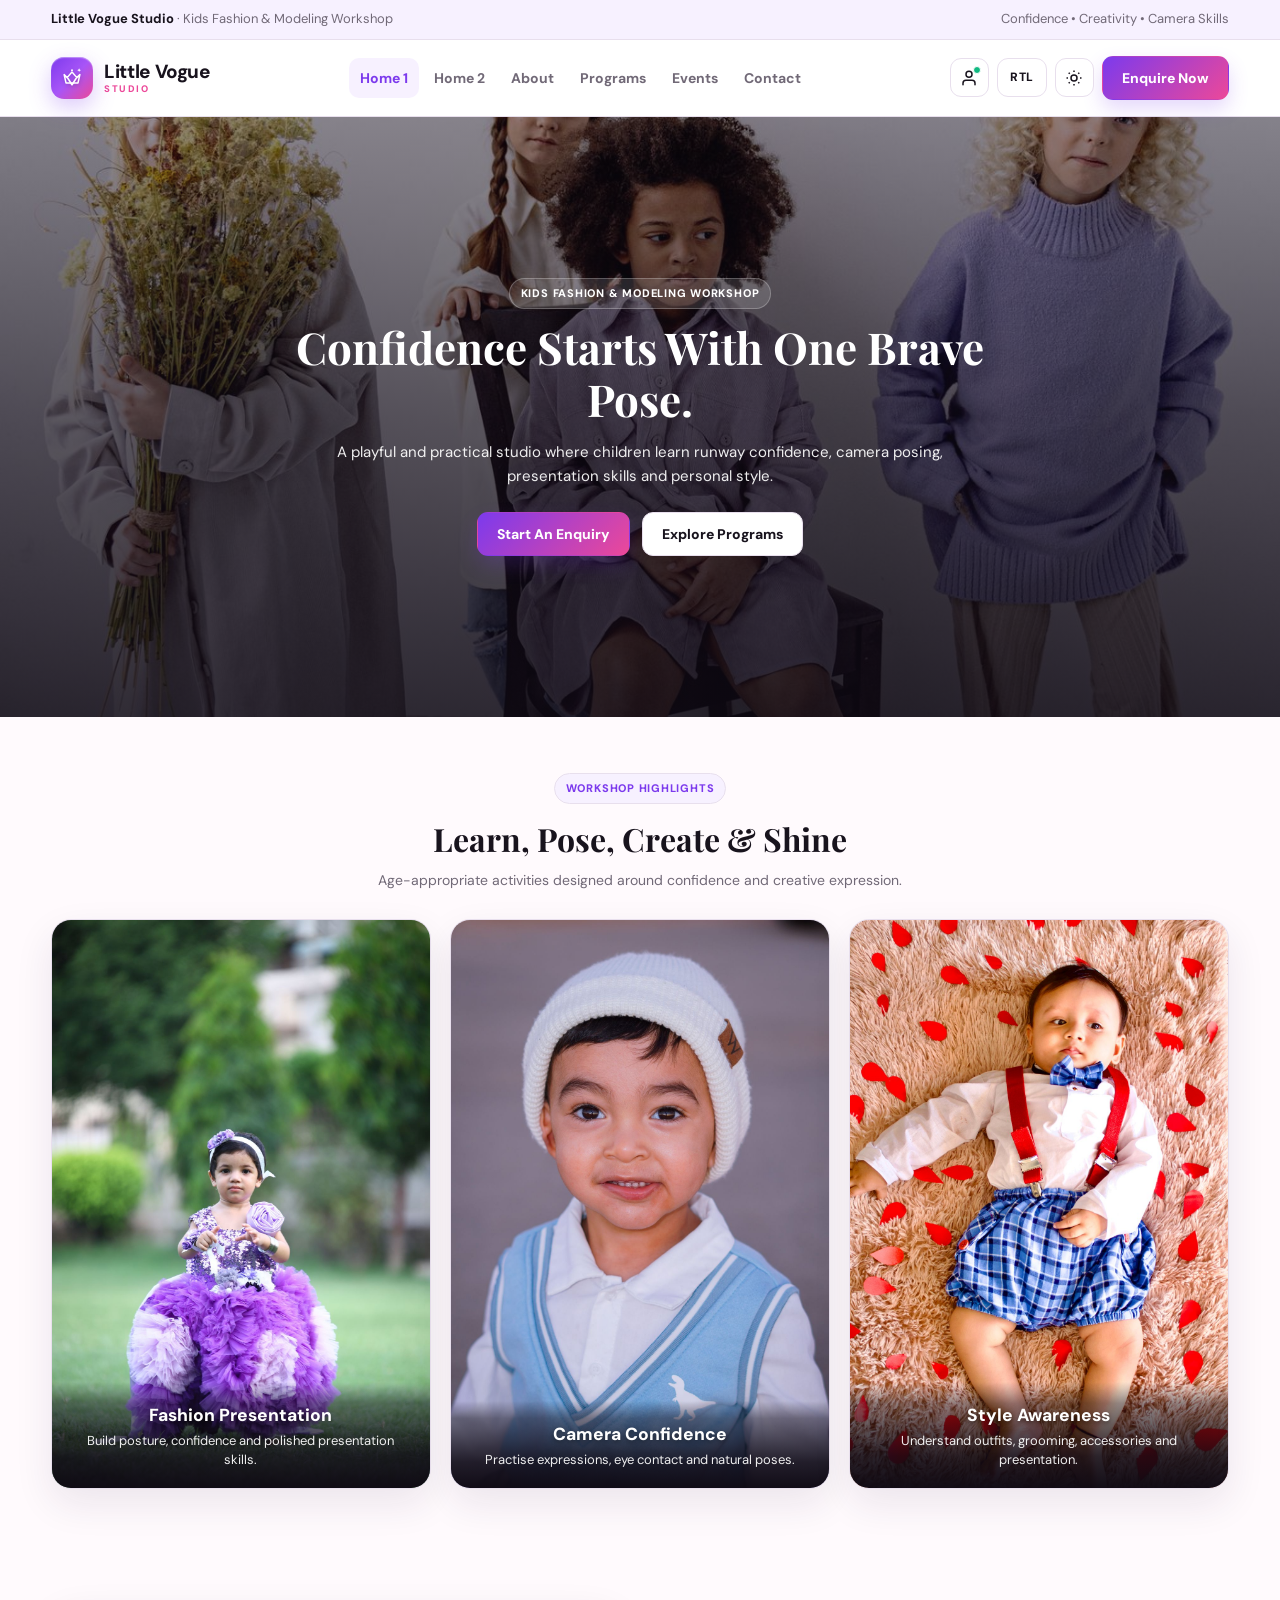
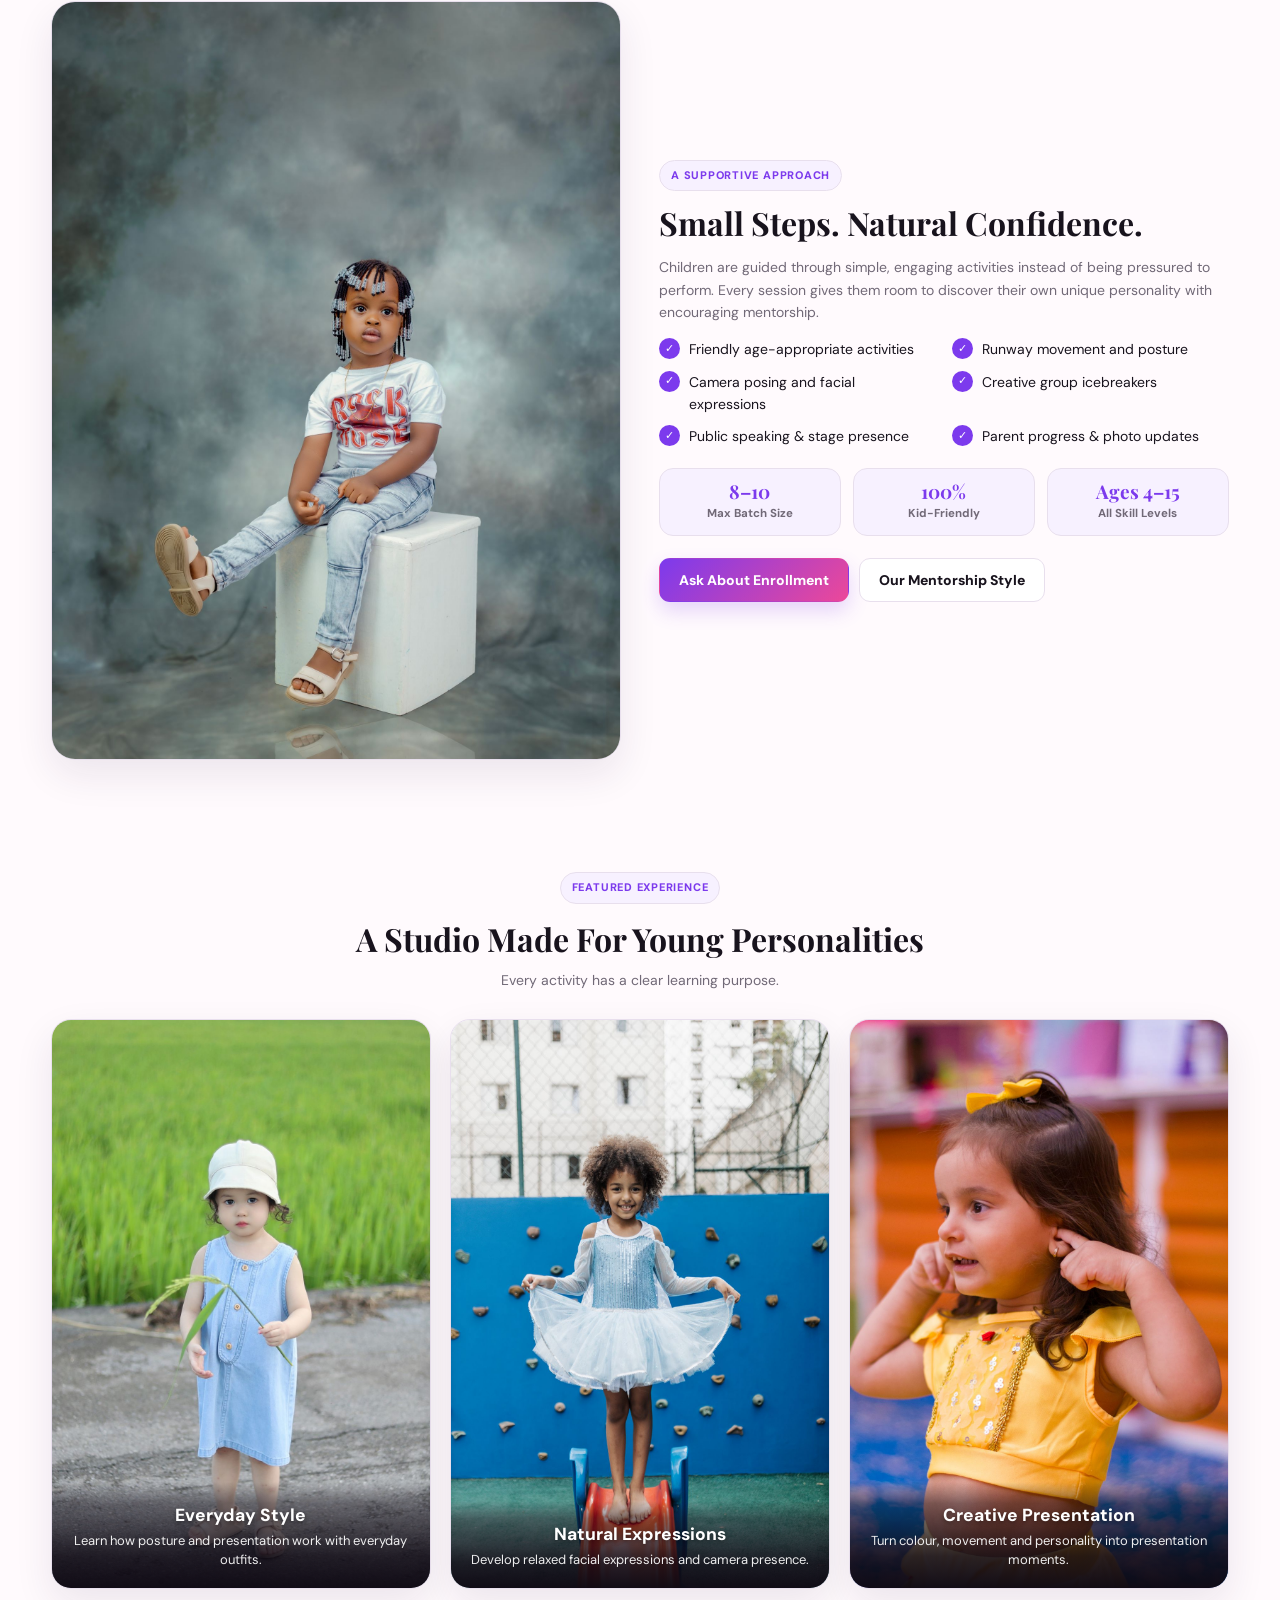
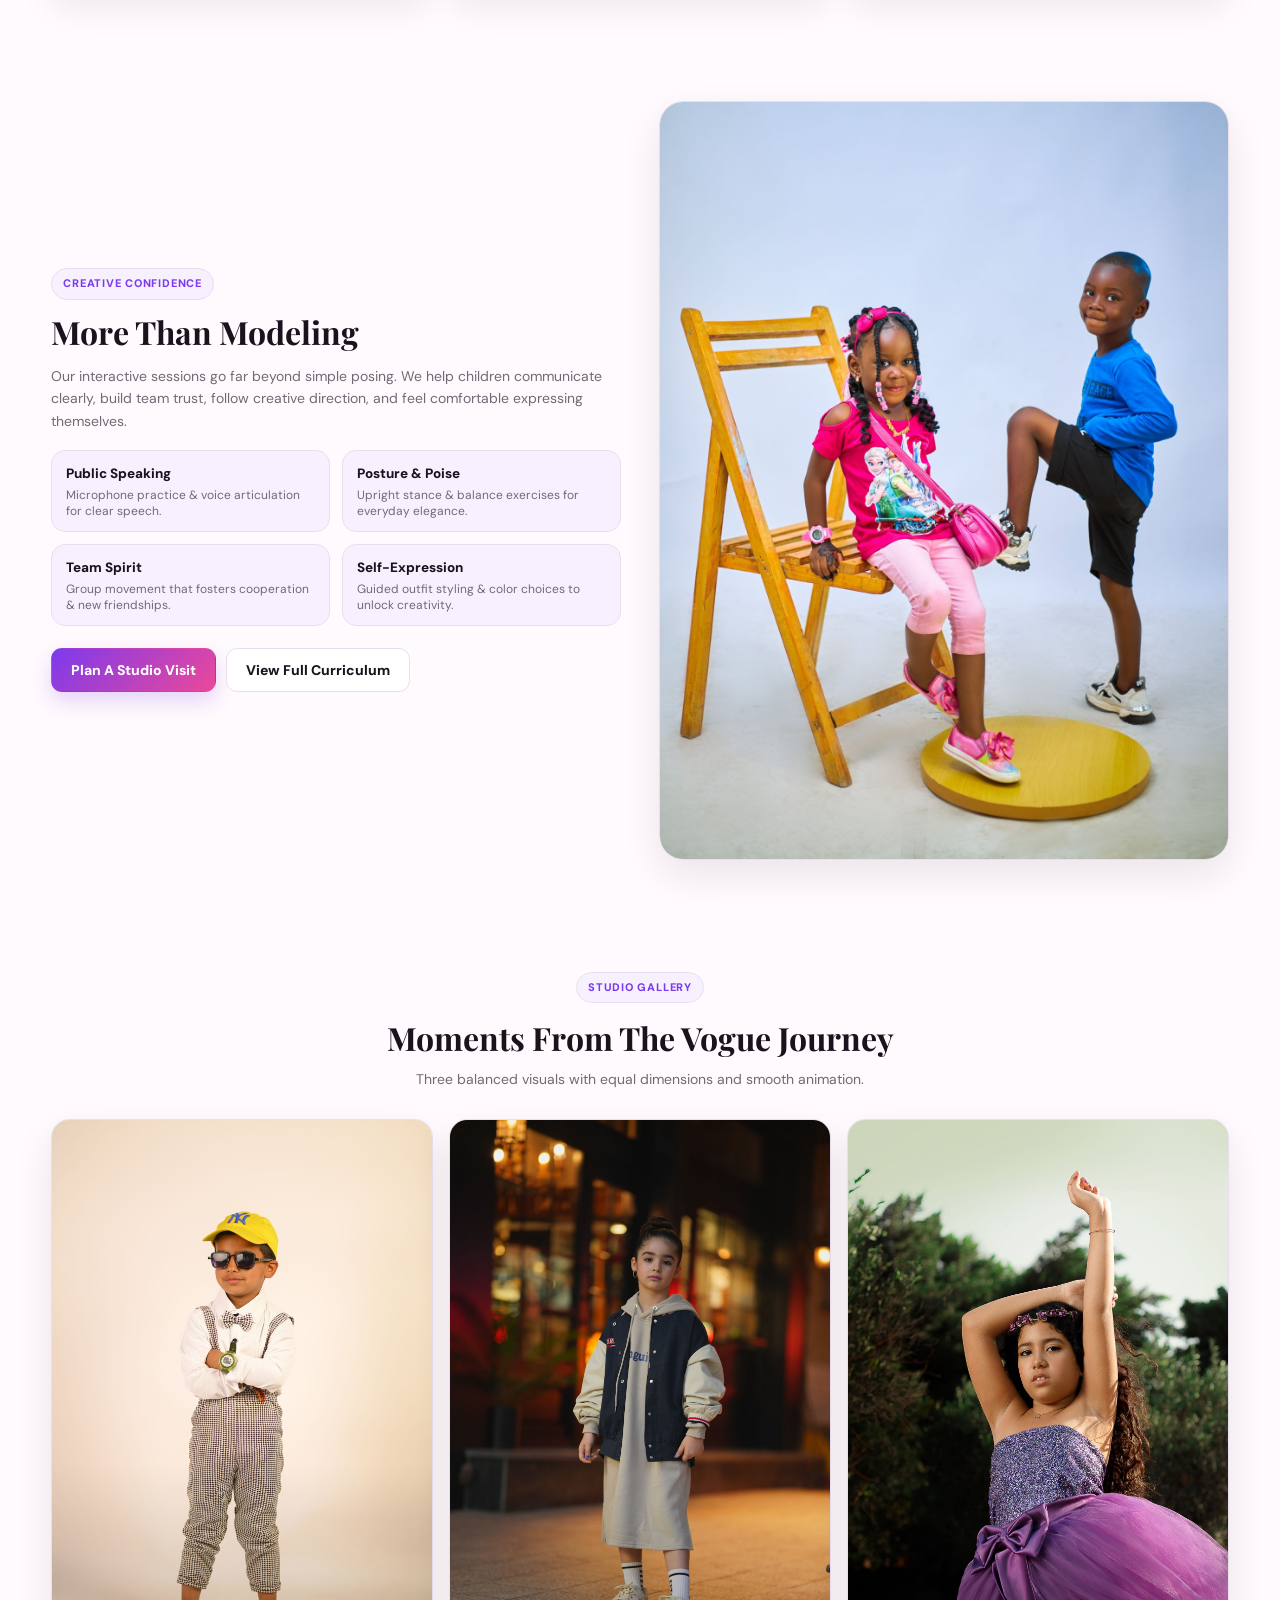
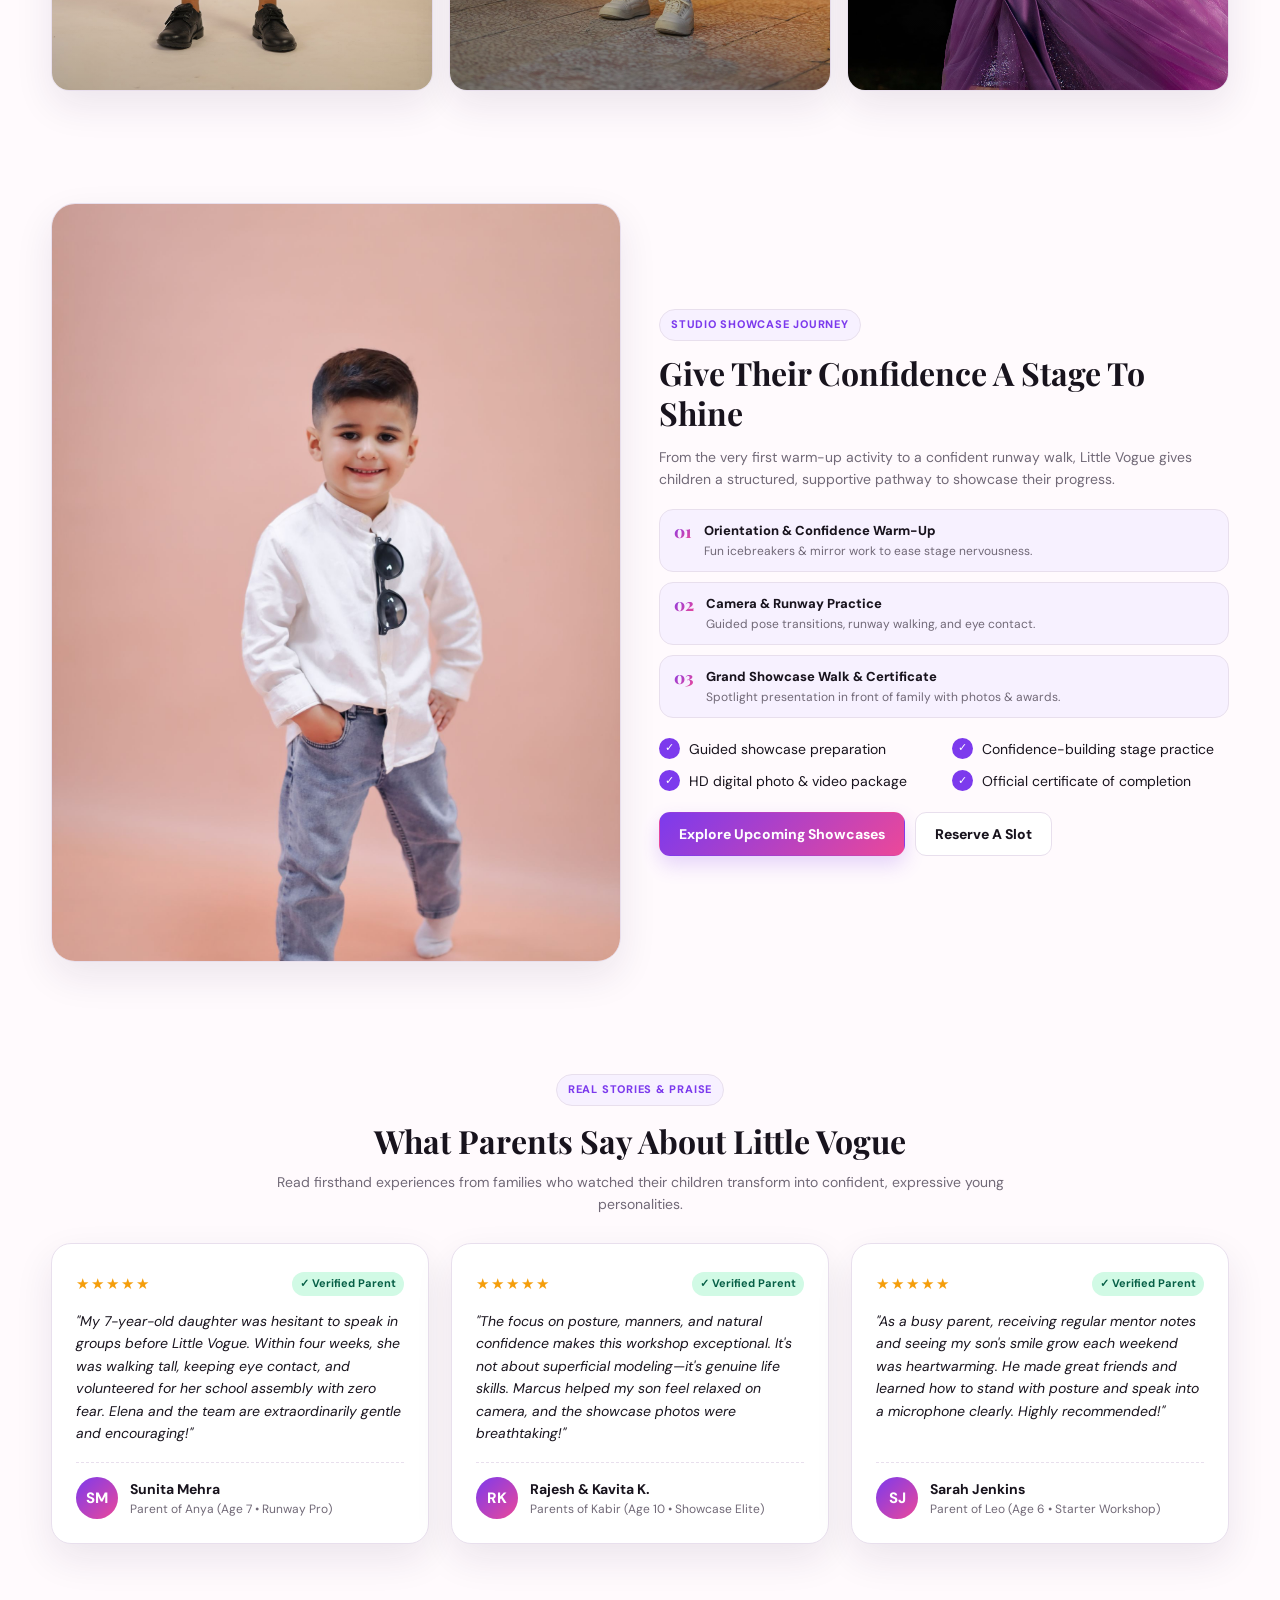
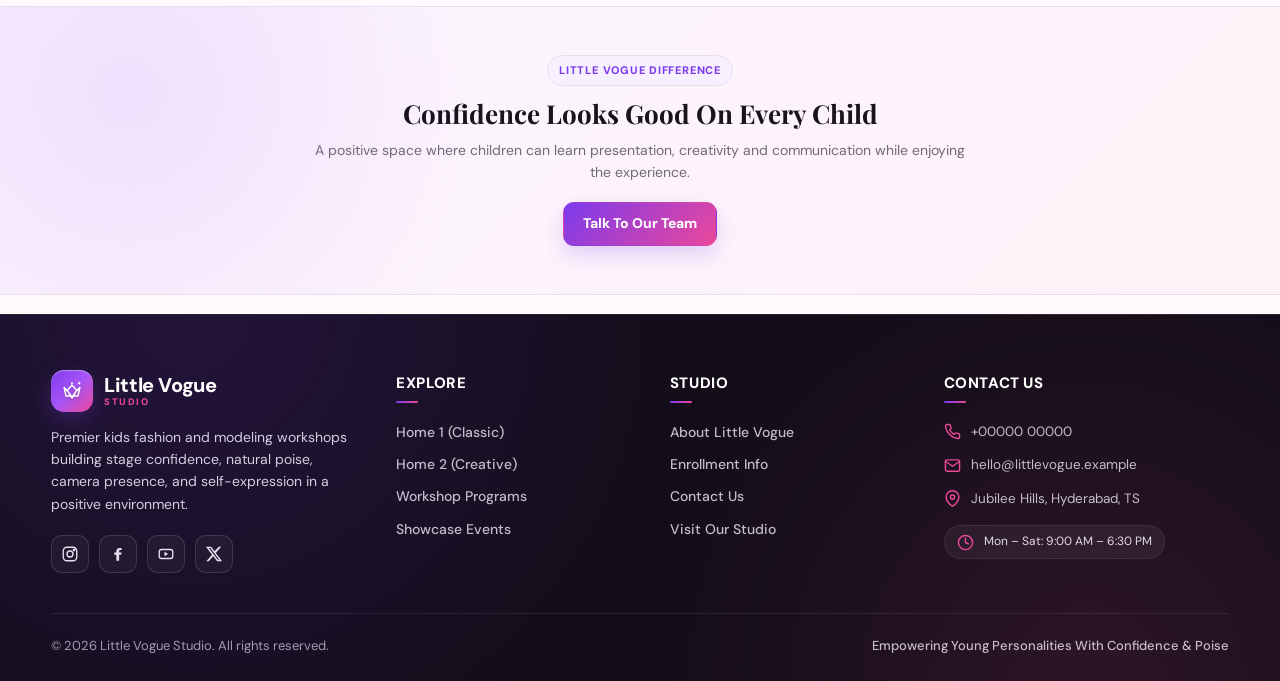
<file: index.html>
<!DOCTYPE html>
<html lang="en" dir="ltr">
<head>
  <meta charset="UTF-8">
  <meta name="viewport" content="width=device-width, initial-scale=1.0">
  <meta name="description" content="Little Vogue Studio - Kids Fashion & Modeling Workshop. Empowering young talent with confidence, runway skills, camera posing, and personal style.">
  <title>Little Vogue Studio | Kids Fashion & Modeling Workshop</title>
  <link rel="icon" type="image/svg+xml" href="assets/favicon.svg">
  <link rel="preconnect" href="https://fonts.googleapis.com">
  <link rel="preconnect" href="https://fonts.gstatic.com" crossorigin>
  <link href="https://fonts.googleapis.com/css2?family=DM+Sans:wght@400;500;600;700;800&family=Playfair+Display:wght@600;700;800&display=swap" rel="stylesheet">
  <link rel="stylesheet" href="css/style.css">
</head>
<body>
  <!-- =========================================================
  TOP BAR
  ========================================================= -->
  <div class="topbar">
    <div class="container topbar-inner">
      <span><strong>Little Vogue Studio</strong> · Kids Fashion & Modeling Workshop</span>
      <span>Confidence • Creativity • Camera Skills</span>
    </div>
  </div>

  <!-- =========================================================
  NAVBAR
  ========================================================= -->
  <nav class="navbar">
    <div class="container nav-inner">
      <a class="logo" href="index.html">
        <span class="logo-mark" aria-hidden="true">
          <svg viewBox="0 0 32 32" fill="none" xmlns="http://www.w3.org/2000/svg">
            <path d="M5.5 11.5L9.5 15.5L16 8L22.5 15.5L26.5 11.5L24 22.5H8L5.5 11.5Z" stroke="currentColor" stroke-width="2" stroke-linecap="round" stroke-linejoin="round"/>
            <path d="M10.5 16.5L16 25L21.5 16.5" stroke="currentColor" stroke-width="2.2" stroke-linecap="round" stroke-linejoin="round"/>
            <path d="M25.5 3L26.2 4.8L28 5.5L26.2 6.2L25.5 8L24.8 6.2L23 5.5L24.8 4.8L25.5 3Z" fill="currentColor"/>
            <circle cx="16" cy="5.5" r="1.3" fill="currentColor"/>
          </svg>
        </span>
        <span class="logo-text">
          <span class="logo-text-main">Little Vogue</span>
          <span class="logo-text-sub">STUDIO</span>
        </span>
      </a>
      <div class="nav-links" id="navLinks">
        <a href="index.html" class="active">Home 1</a>
        <a href="home2.html">Home 2</a>
        <a href="about.html">About</a>
        <a href="programs.html">Programs</a>
        <a href="events.html">Events</a>
        <a href="contact.html">Contact</a>
      </div>
      <div class="nav-actions">
        <div class="nav-controls" id="navControls">
          <button class="icon-btn profile-control" id="profileBtn" aria-label="Student & Parent Profile Portal" title="Profile Portal">
            <svg viewBox="0 0 24 24" fill="none" stroke="currentColor" stroke-width="2" stroke-linecap="round" stroke-linejoin="round">
              <path d="M20 21v-2a4 4 0 0 0-4-4H8a4 4 0 0 0-4 4v2"/>
              <circle cx="12" cy="7" r="4"/>
            </svg>
          </button>
          <button class="icon-btn rtl-control" id="rtlBtn" aria-label="Toggle RTL" title="Toggle RTL">RTL</button>
          <button class="icon-btn theme-control" id="themeBtn" aria-label="Toggle theme" title="Toggle Theme">
            <svg viewBox="0 0 24 24" fill="none" stroke="currentColor" stroke-width="2">
              <circle cx="12" cy="12" r="4"/>
              <path d="M12 2v2M12 20v2M4.93 4.93l1.42 1.42M17.65 17.65l1.42 1.42M2 12h2M20 12h2M4.93 19.07l1.42-1.42M17.65 6.35l1.42-1.42"/>
            </svg>
          </button>
        </div>
        <a class="btn btn-primary nav-cta" href="contact.html">Enquire Now</a>
        <button class="icon-btn mobile-btn" id="mobileBtn" aria-label="Open menu">
          <svg viewBox="0 0 24 24" fill="none" stroke="currentColor" stroke-width="2">
            <path d="M4 6h16M4 12h16M4 18h16"/>
          </svg>
        </button>
      </div>
    </div>
  </nav>

  <!-- =========================================================
  MAIN CONTENT: HOME 1
  ========================================================= -->
  <main class="page-content">
    <section class="hero">
      <div class="hero-media">
        <img src="images/hero-kids-studio.jpg"
             alt="Children posing together in a fashion studio">
      </div>
      <div class="hero-overlay"></div>
      <div class="container">
        <div class="hero-content">
          <span class="eyebrow">Kids Fashion & Modeling Workshop</span>
          <h1>Confidence Starts With One Brave Pose.</h1>
          <p>
            A playful and practical studio where children learn runway confidence,
            camera posing, presentation skills and personal style.
          </p>
          <div class="hero-actions">
            <a class="btn btn-primary" href="contact.html">Start An Enquiry</a>
            <a class="btn btn-outline" href="programs.html">Explore Programs</a>
          </div>
        </div>
      </div>
    </section>

    <!-- WORKSHOP HIGHLIGHTS -->
    <section>
      <div class="container reveal">
        <div class="section-head">
          <span class="eyebrow">Workshop Highlights</span>
          <h2>Learn, Pose, Create & Shine</h2>
          <p>Age-appropriate activities designed around confidence and creative expression.</p>
        </div>
        <div class="grid grid-3">
          <article class="card">
            <div class="card-image">
              <img src="images/fashion-presentation.jpg"
                   alt="Young child in purple fashion dress">
            </div>
            <div class="card-body">
              <h3>Fashion Presentation</h3>
              <p>Build posture, confidence and polished presentation skills.</p>
            </div>
          </article>
          <article class="card">
            <div class="card-image">
              <img src="images/camera-confidence.jpg"
                   alt="Young child wearing stylish blue clothing">
            </div>
            <div class="card-body">
              <h3>Camera Confidence</h3>
              <p>Practise expressions, eye contact and natural poses.</p>
            </div>
          </article>
          <article class="card">
            <div class="card-image">
              <img src="images/style-awareness.jpg"
                   alt="Child wearing suspenders and bow tie">
            </div>
            <div class="card-body">
              <h3>Style Awareness</h3>
              <p>Understand outfits, grooming, accessories and presentation.</p>
            </div>
          </article>
        </div>
      </div>
    </section>

    <!-- SUPPORTIVE APPROACH FEATURE -->
    <section>
      <div class="container">
        <div class="feature">
          <div class="feature-image reveal-left">
            <img src="images/supportive-approach.jpg"
                 alt="Child posing during a studio fashion session">
          </div>
          <div class="feature-copy reveal-right">
            <span class="eyebrow">A Supportive Approach</span>
            <h2>Small Steps. Natural Confidence.</h2>
            <p>
              Children are guided through simple, engaging activities instead of being pressured
              to perform. Every session gives them room to discover their own unique personality with encouraging mentorship.
            </p>
            <ul class="check-list grid-checks">
              <li><span class="check">✓</span>Friendly age-appropriate activities</li>
              <li><span class="check">✓</span>Runway movement and posture</li>
              <li><span class="check">✓</span>Camera posing and facial expressions</li>
              <li><span class="check">✓</span>Creative group icebreakers</li>
              <li><span class="check">✓</span>Public speaking & stage presence</li>
              <li><span class="check">✓</span>Parent progress & photo updates</li>
            </ul>
            <div class="feature-stats">
              <div class="f-stat">
                <strong>8–10</strong>
                <span>Max Batch Size</span>
              </div>
              <div class="f-stat">
                <strong>100%</strong>
                <span>Kid-Friendly</span>
              </div>
              <div class="f-stat">
                <strong>Ages 4–15</strong>
                <span>All Skill Levels</span>
              </div>
            </div>
            <div class="feature-actions">
              <a class="btn btn-primary" href="contact.html">Ask About Enrollment</a>
              <a class="btn btn-outline" href="about.html">Our Mentorship Style</a>
            </div>
          </div>
        </div>
      </div>
    </section>

    <!-- FEATURED EXPERIENCE -->
    <section>
      <div class="container reveal">
        <div class="section-head">
          <span class="eyebrow">Featured Experience</span>
          <h2>A Studio Made For Young Personalities</h2>
          <p>Every activity has a clear learning purpose.</p>
        </div>
        <div class="grid grid-3">
          <article class="card">
            <div class="card-image">
              <img src="images/everyday-style.jpg"
                   alt="Child wearing denim dress and hat">
            </div>
            <div class="card-body">
              <h3>Everyday Style</h3>
              <p>Learn how posture and presentation work with everyday outfits.</p>
            </div>
          </article>
          <article class="card">
            <div class="card-image">
              <img src="images/natural-expressions.jpg"
                   alt="Smiling child wearing blue dress">
            </div>
            <div class="card-body">
              <h3>Natural Expressions</h3>
              <p>Develop relaxed facial expressions and camera presence.</p>
            </div>
          </article>
          <article class="card">
            <div class="card-image">
              <img src="images/creative-presentation.jpg"
                   alt="Young girl in yellow fashion dress">
            </div>
            <div class="card-body">
              <h3>Creative Presentation</h3>
              <p>Turn colour, movement and personality into presentation moments.</p>
            </div>
          </article>
        </div>
      </div>
    </section>

    <!-- EXTRA UNIQUE SECTION -->
    <section>
      <div class="container">
        <div class="feature reverse">
          <div class="feature-image reveal-right">
            <img src="images/more-than-modeling.jpg"
                 alt="Children posing in colorful outfits">
          </div>
          <div class="feature-copy reveal-left">
            <span class="eyebrow">Creative Confidence</span>
            <h2>More Than Modeling</h2>
            <p>
              Our interactive sessions go far beyond simple posing. We help children communicate clearly, build team trust, follow creative direction, and feel comfortable expressing themselves.
            </p>
            <div class="feature-pillars">
              <div class="pillar-card">
                <div class="pillar-info">
                  <h4>Public Speaking</h4>
                  <p>Microphone practice & voice articulation for clear speech.</p>
                </div>
              </div>
              <div class="pillar-card">
                <div class="pillar-info">
                  <h4>Posture & Poise</h4>
                  <p>Upright stance & balance exercises for everyday elegance.</p>
                </div>
              </div>
              <div class="pillar-card">
                <div class="pillar-info">
                  <h4>Team Spirit</h4>
                  <p>Group movement that fosters cooperation & new friendships.</p>
                </div>
              </div>
              <div class="pillar-card">
                <div class="pillar-info">
                  <h4>Self-Expression</h4>
                  <p>Guided outfit styling & color choices to unlock creativity.</p>
                </div>
              </div>
            </div>
            <div class="feature-actions">
              <a class="btn btn-primary" href="contact.html">Plan A Studio Visit</a>
              <a class="btn btn-outline" href="programs.html">View Full Curriculum</a>
            </div>
          </div>
        </div>
      </div>
    </section>

    <!-- FIXED GALLERY: ALL 3 IMAGES EXACT SAME SIZE -->
    <section>
      <div class="container reveal">
        <div class="section-head">
          <span class="eyebrow">Studio Gallery</span>
          <h2>Moments From The Vogue Journey</h2>
          <p>Three balanced visuals with equal dimensions and smooth animation.</p>
        </div>
        <div class="gallery">
          <div class="gallery-item">
            <img src="images/gallery-checked-pants.jpg"
                 alt="Child wearing checked pants and bow tie">
          </div>
          <div class="gallery-item">
            <img src="images/gallery-streetwear.jpg"
                 alt="Child wearing modern streetwear">
          </div>
          <div class="gallery-item">
            <img src="images/gallery-studio-portrait.jpg"
                 alt="Kids fashion studio portrait">
          </div>
        </div>
      </div>
    </section>

    <!-- STUDIO SHOWCASE JOURNEY -->
    <section>
      <div class="container">
        <div class="feature">
          <div class="feature-image reveal-left">
            <img src="images/showcase-journey.jpg"
                 alt="Young model preparing for a kids fashion showcase">
          </div>
          <div class="feature-copy reveal-right">
            <span class="eyebrow">Studio Showcase Journey</span>
            <h2>Give Their Confidence A Stage To Shine</h2>
            <p>
              From the very first warm-up activity to a confident runway walk, Little Vogue gives children a structured, supportive pathway to showcase their progress.
            </p>
            <div class="journey-steps">
              <div class="j-step">
                <span class="j-num">01</span>
                <div>
                  <strong>Orientation & Confidence Warm-Up</strong>
                  <p>Fun icebreakers & mirror work to ease stage nervousness.</p>
                </div>
              </div>
              <div class="j-step">
                <span class="j-num">02</span>
                <div>
                  <strong>Camera & Runway Practice</strong>
                  <p>Guided pose transitions, runway walking, and eye contact.</p>
                </div>
              </div>
              <div class="j-step">
                <span class="j-num">03</span>
                <div>
                  <strong>Grand Showcase Walk & Certificate</strong>
                  <p>Spotlight presentation in front of family with photos & awards.</p>
                </div>
              </div>
            </div>
            <ul class="check-list grid-checks">
              <li><span class="check">✓</span>Guided showcase preparation</li>
              <li><span class="check">✓</span>Confidence-building stage practice</li>
              <li><span class="check">✓</span>HD digital photo & video package</li>
              <li><span class="check">✓</span>Official certificate of completion</li>
            </ul>
            <div class="feature-actions">
              <a class="btn btn-primary" href="events.html">Explore Upcoming Showcases</a>
              <a class="btn btn-outline" href="contact.html">Reserve A Slot</a>
            </div>
          </div>
        </div>
      </div>
    </section>

    <!-- WHAT PARENTS SAY (TESTIMONIALS & REVIEWS SECTION) (Client Point 9 & 10) -->
    <section id="testimonials">
      <div class="container reveal">
        <div class="section-head">
          <span class="eyebrow">Real Stories & Praise</span>
          <h2>What Parents Say About Little Vogue</h2>
          <p>Read firsthand experiences from families who watched their children transform into confident, expressive young personalities.</p>
        </div>
        <div class="testimonials-grid">
          <!-- TESTIMONIAL 1 -->
          <div class="testimonial-card">
            <div class="testi-header">
              <div class="testi-stars">★★★★★</div>
              <span class="testi-verified">✓ Verified Parent</span>
            </div>
            <p class="testi-quote">"My 7-year-old daughter was hesitant to speak in groups before Little Vogue. Within four weeks, she was walking tall, keeping eye contact, and volunteered for her school assembly with zero fear. Elena and the team are extraordinarily gentle and encouraging!"</p>
            <div class="testi-author">
              <div class="testi-avatar">SM</div>
              <div class="testi-meta">
                <strong>Sunita Mehra</strong>
                <span>Parent of Anya (Age 7 • Runway Pro)</span>
              </div>
            </div>
          </div>

          <!-- TESTIMONIAL 2 -->
          <div class="testimonial-card">
            <div class="testi-header">
              <div class="testi-stars">★★★★★</div>
              <span class="testi-verified">✓ Verified Parent</span>
            </div>
            <p class="testi-quote">"The focus on posture, manners, and natural confidence makes this workshop exceptional. It's not about superficial modeling—it's genuine life skills. Marcus helped my son feel relaxed on camera, and the showcase photos were breathtaking!"</p>
            <div class="testi-author">
              <div class="testi-avatar">RK</div>
              <div class="testi-meta">
                <strong>Rajesh & Kavita K.</strong>
                <span>Parents of Kabir (Age 10 • Showcase Elite)</span>
              </div>
            </div>
          </div>

          <!-- TESTIMONIAL 3 -->
          <div class="testimonial-card">
            <div class="testi-header">
              <div class="testi-stars">★★★★★</div>
              <span class="testi-verified">✓ Verified Parent</span>
            </div>
            <p class="testi-quote">"As a busy parent, receiving regular mentor notes and seeing my son's smile grow each weekend was heartwarming. He made great friends and learned how to stand with posture and speak into a microphone clearly. Highly recommended!"</p>
            <div class="testi-author">
              <div class="testi-avatar">SJ</div>
              <div class="testi-meta">
                <strong>Sarah Jenkins</strong>
                <span>Parent of Leo (Age 6 • Starter Workshop)</span>
              </div>
            </div>
          </div>
        </div>
      </div>
    </section>

    <!-- COLORED AREA ABOVE FOOTER -->
    <section class="page-bottom-section home1-bottom">
      <div class="container bottom-inner reveal">
        <span class="eyebrow">Little Vogue Difference</span>
        <h2>Confidence Looks Good On Every Child</h2>
        <p>
          A positive space where children can learn presentation,
          creativity and communication while enjoying the experience.
        </p>
        <a class="btn btn-primary" href="contact.html">Talk To Our Team</a>
      </div>
    </section>
  </main>

  <!-- 0.5 CM GAP ABOVE FOOTER -->
  <div class="footer-gap"></div>

  <!-- =========================================================
  FOOTER
  ========================================================= -->
  <footer>
    <div class="container">
      <div class="footer-grid">
        <div class="footer-brand">
          <a class="logo" href="index.html">
            <span class="logo-mark" aria-hidden="true">
              <svg viewBox="0 0 32 32" fill="none" xmlns="http://www.w3.org/2000/svg">
                <path d="M5.5 11.5L9.5 15.5L16 8L22.5 15.5L26.5 11.5L24 22.5H8L5.5 11.5Z" stroke="currentColor" stroke-width="2" stroke-linecap="round" stroke-linejoin="round"/>
                <path d="M10.5 16.5L16 25L21.5 16.5" stroke="currentColor" stroke-width="2.2" stroke-linecap="round" stroke-linejoin="round"/>
                <path d="M25.5 3L26.2 4.8L28 5.5L26.2 6.2L25.5 8L24.8 6.2L23 5.5L24.8 4.8L25.5 3Z" fill="currentColor"/>
                <circle cx="16" cy="5.5" r="1.3" fill="currentColor"/>
              </svg>
            </span>
            <span class="logo-text">
              <span class="logo-text-main">Little Vogue</span>
              <span class="logo-text-sub">STUDIO</span>
            </span>
          </a>
          <p>
            Premier kids fashion and modeling workshops building stage confidence, natural poise, camera presence, and self-expression in a positive environment.
          </p>
          <div class="socials">
            <a class="social" href="#" aria-label="Instagram" title="Instagram">
              <svg viewBox="0 0 24 24" fill="none" stroke="currentColor" stroke-width="1.8">
                <rect x="3" y="3" width="18" height="18" rx="5"/>
                <circle cx="12" cy="12" r="4"/>
                <circle cx="17.5" cy="6.5" r="1"/>
              </svg>
            </a>
            <a class="social" href="#" aria-label="Facebook" title="Facebook">
              <svg viewBox="0 0 24 24" fill="currentColor">
                <path d="M13.5 21v-8h2.8l.4-3h-3.2V8.1c0-.9.3-1.5 1.6-1.5h1.7V4c-.3 0-1.4-.1-2.6-.1-2.6 0-4.4 1.6-4.4 4.5V10H7v3h2.8v8z"/>
              </svg>
            </a>
            <a class="social" href="#" aria-label="YouTube" title="YouTube">
              <svg viewBox="0 0 24 24" fill="none" stroke="currentColor" stroke-width="1.8">
                <rect x="3" y="6" width="18" height="12" rx="3"/>
                <path d="m10 9 5 3-5 3z" fill="currentColor" stroke="none"/>
              </svg>
            </a>
            <a class="social" href="#" aria-label="X (Twitter)" title="X (Twitter)">
              <svg viewBox="0 0 24 24" fill="currentColor">
                <path d="M18.244 2.25h3.308l-7.227 8.26 8.502 11.24H16.17l-5.214-6.817L4.99 21.75H1.68l7.73-8.835L1.254 2.25H8.08l4.713 6.231zm-1.161 17.52h1.833L7.084 4.126H5.117z"/>
              </svg>
            </a>
          </div>
        </div>

        <div>
          <div class="footer-title">Explore</div>
          <div class="footer-links">
            <a href="index.html">Home 1 (Classic)</a>
            <a href="home2.html">Home 2 (Creative)</a>
            <a href="programs.html">Workshop Programs</a>
            <a href="events.html">Showcase Events</a>
          </div>
        </div>

        <div>
          <div class="footer-title">Studio</div>
          <div class="footer-links">
            <a href="about.html">About Little Vogue</a>
            <a href="contact.html">Enrollment Info</a>
            <a href="contact.html">Contact Us</a>
            <a href="contact.html">Visit Our Studio</a>
          </div>
        </div>

        <div>
          <div class="footer-title">Contact Us</div>
          <div class="footer-contact-list">
            <a href="tel:+0000000000" class="footer-contact-item">
              <svg viewBox="0 0 24 24" fill="none" stroke="currentColor" stroke-width="2" stroke-linecap="round" stroke-linejoin="round">
                <path d="M22 16.92v3a2 2 0 0 1-2.18 2 19.79 19.79 0 0 1-8.63-3.07 19.5 19.5 0 0 1-6-6 19.79 19.79 0 0 1-3.07-8.67A2 2 0 0 1 4.11 2h3a2 2 0 0 1 2 1.72 12.84 12.84 0 0 0 .7 2.81 2 2 0 0 1-.45 2.11L8.09 9.91a16 16 0 0 0 6 6l1.27-1.27a2 2 0 0 1 2.11-.45 12.84 12.84 0 0 0 2.81.7A2 2 0 0 1 22 16.92z"/>
              </svg>
              <span>+00000 00000</span>
            </a>
            <a href="mailto:hello@littlevogue.example" class="footer-contact-item">
              <svg viewBox="0 0 24 24" fill="none" stroke="currentColor" stroke-width="2" stroke-linecap="round" stroke-linejoin="round">
                <path d="M4 4h16c1.1 0 2 .9 2 2v12c0 1.1-.9 2-2 2H4c-1.1 0-2-.9-2-2V6c0-1.1.9-2 2-2z"/>
                <polyline points="22,6 12,13 2,6"/>
              </svg>
              <span>hello@littlevogue.example</span>
            </a>
            <div class="footer-contact-item">
              <svg viewBox="0 0 24 24" fill="none" stroke="currentColor" stroke-width="2" stroke-linecap="round" stroke-linejoin="round">
                <path d="M21 10c0 7-9 13-9 13s-9-6-9-13a9 9 0 0 1 18 0z"/>
                <circle cx="12" cy="10" r="3"/>
              </svg>
              <span>Jubilee Hills, Hyderabad, TS</span>
            </div>
            <div class="footer-contact-item badge-item">
              <svg viewBox="0 0 24 24" fill="none" stroke="currentColor" stroke-width="2" stroke-linecap="round" stroke-linejoin="round">
                <circle cx="12" cy="12" r="10"/>
                <polyline points="12 6 12 12 16 14"/>
              </svg>
              <span>Mon – Sat: 9:00 AM – 6:30 PM</span>
            </div>
          </div>
        </div>
      </div>

      <div class="footer-bottom">
        <span>© 2026 Little Vogue Studio. All rights reserved.</span>
        <span class="footer-bottom-tag">Empowering Young Personalities With Confidence & Poise</span>
      </div>
    </div>
  </footer>

  <!-- =========================================================
  PROFILE PORTAL MODAL (Dashboard Controls Point 3)
  ========================================================= -->
  <div class="profile-modal-overlay" id="profileModal" role="dialog" aria-modal="true" aria-labelledby="profileModalTitle">
    <div class="profile-modal">
      <div class="profile-modal-header">
        <h3 id="profileModalTitle">
          <svg viewBox="0 0 24 24" fill="none" stroke="currentColor" stroke-width="2" width="18" height="18">
            <path d="M20 21v-2a4 4 0 0 0-4-4H8a4 4 0 0 0-4 4v2"/>
            <circle cx="12" cy="7" r="4"/>
          </svg>
          Parent & Student Portal
        </h3>
        <button class="profile-modal-close" id="profileModalClose" aria-label="Close Profile Portal">&times;</button>
      </div>
      <div class="profile-modal-body">
        <div class="profile-student-card">
          <div class="profile-avatar">LV</div>
          <div class="profile-meta">
            <strong>Anya & Kabir Sharma</strong>
            <span>Enrolled • Runway & Posing Pro</span>
            <div class="profile-status-badge">● Active Workshop Batch</div>
          </div>
        </div>
        <div class="profile-detail-row">
          <span>Current Session</span>
          <strong>Week 4: Camera Angles & Poise</strong>
        </div>
        <div class="profile-detail-row">
          <span>Batch Schedule</span>
          <strong>Saturdays 10:30 AM – 12:00 PM</strong>
        </div>
        <div class="profile-detail-row">
          <span>Lead Mentor</span>
          <strong>Elena Vance (Runway Coach)</strong>
        </div>
        <div class="profile-detail-row">
          <span>Upcoming Showcase</span>
          <strong>Spring Showcase Gala (April 2026)</strong>
        </div>
      </div>
      <div class="profile-modal-footer">
        <a class="btn btn-outline" href="contact.html">Message Mentor</a>
        <a class="btn btn-primary" href="programs.html">View Schedule</a>
      </div>
    </div>
  </div>

  <div id="toast">Enquiry submitted successfully.</div>
  <script src="js/script.js"></script>
</body>
</html>
</file>
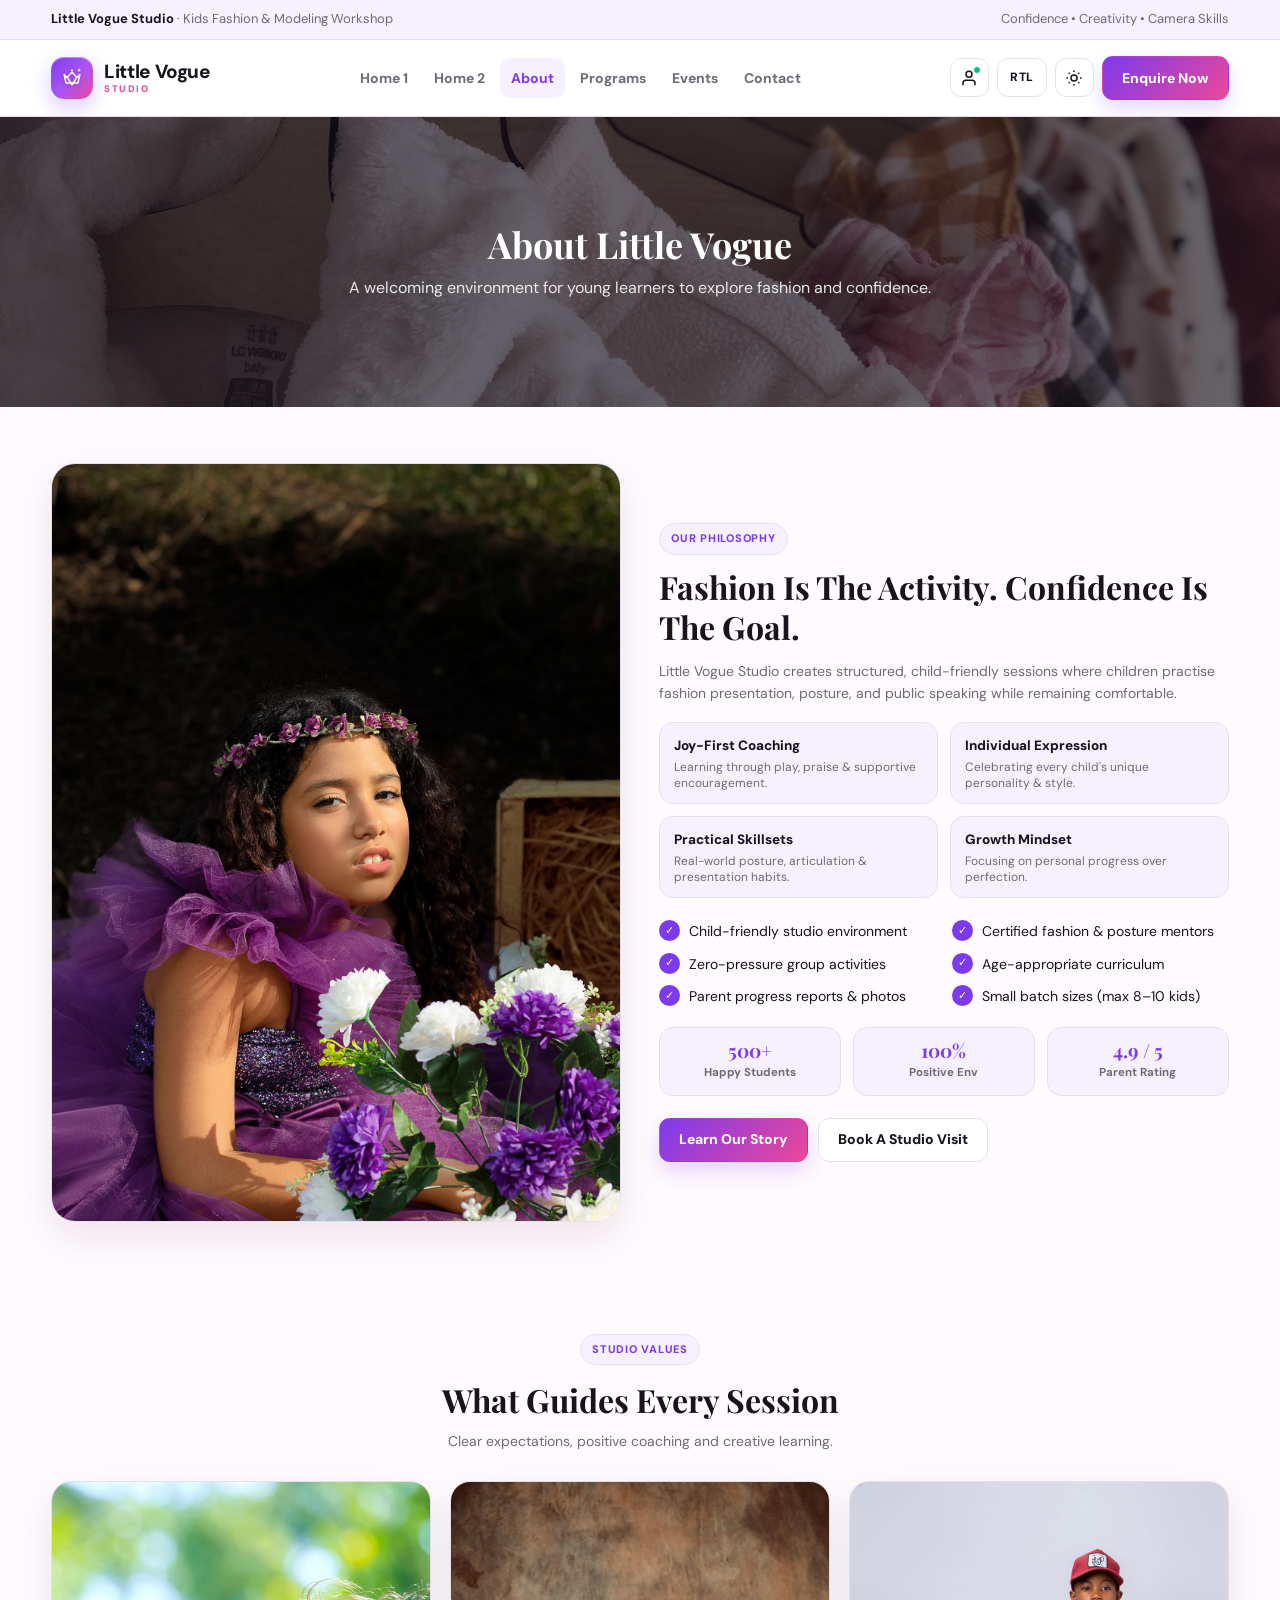
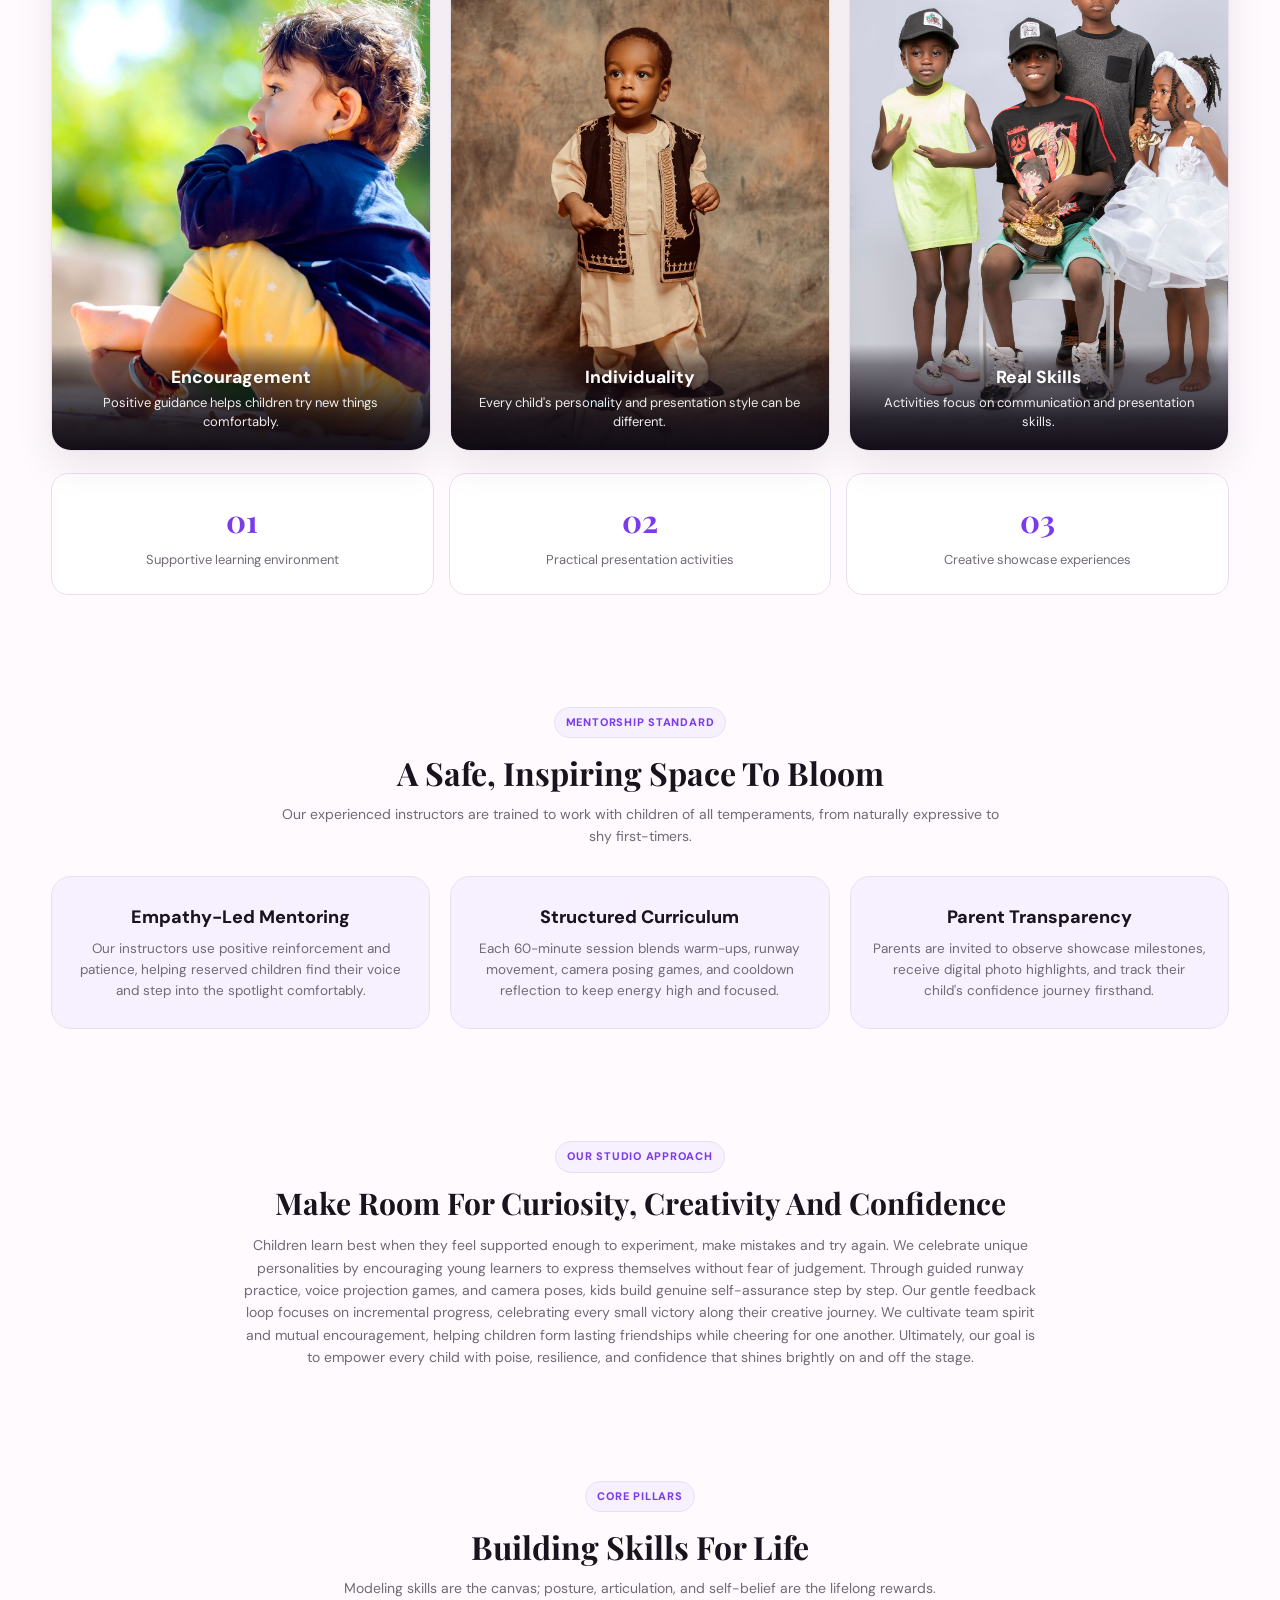
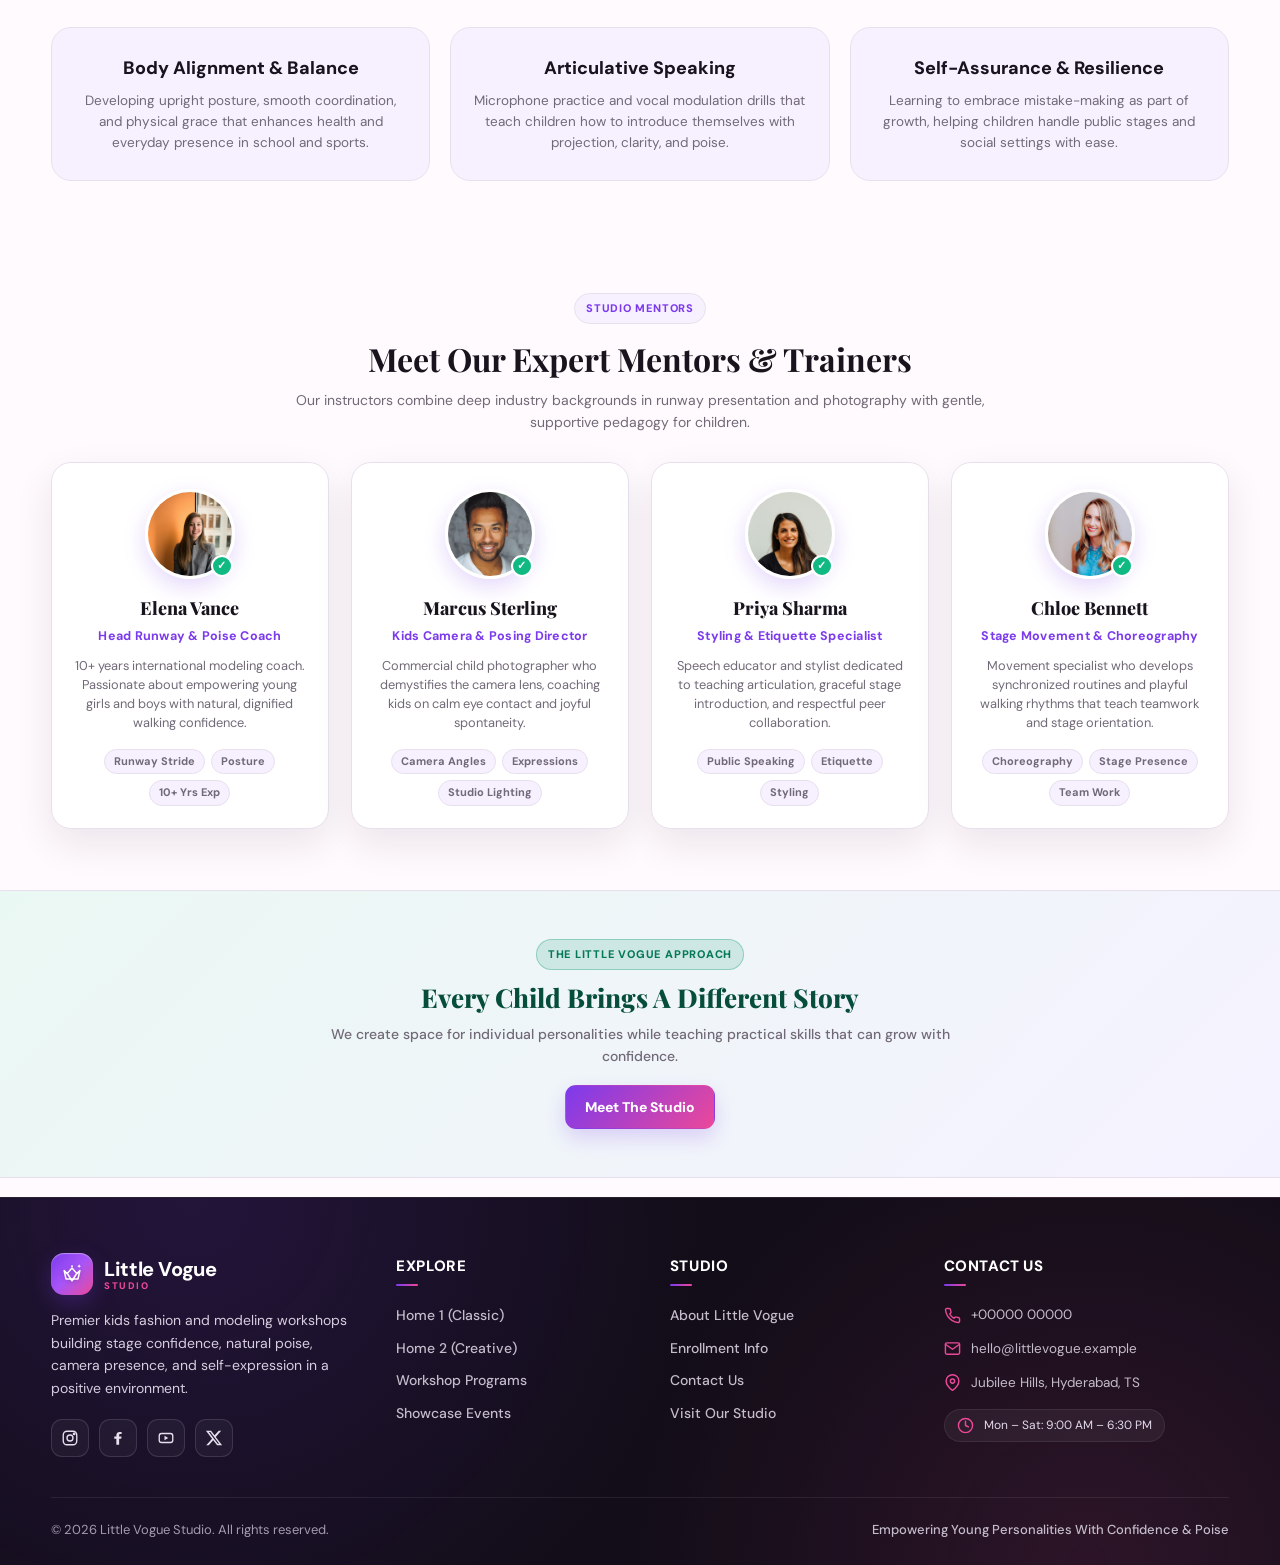
<file: about.html>
<!DOCTYPE html>
<html lang="en" dir="ltr">
<head>
  <meta charset="UTF-8">
  <meta name="viewport" content="width=device-width, initial-scale=1.0">
  <meta name="description" content="About Little Vogue Studio - A welcoming environment for kids to build confidence, creativity, and presentation skills through fashion.">
  <title>About Us | Little Vogue Studio</title>
  <link rel="icon" type="image/svg+xml" href="assets/favicon.svg">
  <link rel="preconnect" href="https://fonts.googleapis.com">
  <link rel="preconnect" href="https://fonts.gstatic.com" crossorigin>
  <link href="https://fonts.googleapis.com/css2?family=DM+Sans:wght@400;500;600;700;800&family=Playfair+Display:wght@600;700;800&display=swap" rel="stylesheet">
  <link rel="stylesheet" href="css/style.css">
</head>
<body>
  <!-- =========================================================
  TOP BAR
  ========================================================= -->
  <div class="topbar">
    <div class="container topbar-inner">
      <span><strong>Little Vogue Studio</strong> · Kids Fashion & Modeling Workshop</span>
      <span>Confidence • Creativity • Camera Skills</span>
    </div>
  </div>

  <!-- =========================================================
  NAVBAR
  ========================================================= -->
  <nav class="navbar">
    <div class="container nav-inner">
      <a class="logo" href="index.html">
        <span class="logo-mark" aria-hidden="true">
          <svg viewBox="0 0 32 32" fill="none" xmlns="http://www.w3.org/2000/svg">
            <path d="M5.5 11.5L9.5 15.5L16 8L22.5 15.5L26.5 11.5L24 22.5H8L5.5 11.5Z" stroke="currentColor" stroke-width="2" stroke-linecap="round" stroke-linejoin="round"/>
            <path d="M10.5 16.5L16 25L21.5 16.5" stroke="currentColor" stroke-width="2.2" stroke-linecap="round" stroke-linejoin="round"/>
            <path d="M25.5 3L26.2 4.8L28 5.5L26.2 6.2L25.5 8L24.8 6.2L23 5.5L24.8 4.8L25.5 3Z" fill="currentColor"/>
            <circle cx="16" cy="5.5" r="1.3" fill="currentColor"/>
          </svg>
        </span>
        <span class="logo-text">
          <span class="logo-text-main">Little Vogue</span>
          <span class="logo-text-sub">STUDIO</span>
        </span>
      </a>
      <div class="nav-links" id="navLinks">
        <a href="index.html">Home 1</a>
        <a href="home2.html">Home 2</a>
        <a href="about.html" class="active">About</a>
        <a href="programs.html">Programs</a>
        <a href="events.html">Events</a>
        <a href="contact.html">Contact</a>
      </div>
      <div class="nav-actions">
        <div class="nav-controls" id="navControls">
          <button class="icon-btn profile-control" id="profileBtn" aria-label="Student & Parent Profile Portal" title="Profile Portal">
            <svg viewBox="0 0 24 24" fill="none" stroke="currentColor" stroke-width="2" stroke-linecap="round" stroke-linejoin="round">
              <path d="M20 21v-2a4 4 0 0 0-4-4H8a4 4 0 0 0-4 4v2"/>
              <circle cx="12" cy="7" r="4"/>
            </svg>
          </button>
          <button class="icon-btn rtl-control" id="rtlBtn" aria-label="Toggle RTL" title="Toggle RTL">RTL</button>
          <button class="icon-btn theme-control" id="themeBtn" aria-label="Toggle theme" title="Toggle Theme">
            <svg viewBox="0 0 24 24" fill="none" stroke="currentColor" stroke-width="2">
              <circle cx="12" cy="12" r="4"/>
              <path d="M12 2v2M12 20v2M4.93 4.93l1.42 1.42M17.65 17.65l1.42 1.42M2 12h2M20 12h2M4.93 19.07l1.42-1.42M17.65 6.35l1.42-1.42"/>
            </svg>
          </button>
        </div>
        <a class="btn btn-primary nav-cta" href="contact.html">Enquire Now</a>
        <button class="icon-btn mobile-btn" id="mobileBtn" aria-label="Open menu">
          <svg viewBox="0 0 24 24" fill="none" stroke="currentColor" stroke-width="2">
            <path d="M4 6h16M4 12h16M4 18h16"/>
          </svg>
        </button>
      </div>
    </div>
  </nav>

  <!-- =========================================================
  MAIN CONTENT: ABOUT
  ========================================================= -->
  <main class="page-content">
    <section class="page-banner">
      <div class="page-banner-media">
        <img src="images/banner-about.jpg"
             alt="Children's clothing display">
      </div>
      <div class="page-banner-overlay"></div>
      <div class="page-banner-content">
        <h1>About Little Vogue</h1>
        <p>A welcoming environment for young learners to explore fashion and confidence.</p>
      </div>
    </section>

    <!-- OUR PHILOSOPHY FEATURE -->
    <section>
      <div class="container">
        <div class="feature">
          <div class="feature-image reveal-left">
            <img src="images/style-gallery-lavender.jpg"
                 alt="Girl wearing lavender dress">
          </div>
          <div class="feature-copy reveal-right">
            <span class="eyebrow">Our Philosophy</span>
            <h2>Fashion Is The Activity. Confidence Is The Goal.</h2>
            <p>
              Little Vogue Studio creates structured, child-friendly sessions where children practise fashion presentation, posture, and public speaking while remaining comfortable.
            </p>
            <div class="feature-pillars">
              <div class="pillar-card">
                <div class="pillar-info">
                  <h4>Joy-First Coaching</h4>
                  <p>Learning through play, praise & supportive encouragement.</p>
                </div>
              </div>
              <div class="pillar-card">
                <div class="pillar-info">
                  <h4>Individual Expression</h4>
                  <p>Celebrating every child's unique personality & style.</p>
                </div>
              </div>
              <div class="pillar-card">
                <div class="pillar-info">
                  <h4>Practical Skillsets</h4>
                  <p>Real-world posture, articulation & presentation habits.</p>
                </div>
              </div>
              <div class="pillar-card">
                <div class="pillar-info">
                  <h4>Growth Mindset</h4>
                  <p>Focusing on personal progress over perfection.</p>
                </div>
              </div>
            </div>
            <ul class="check-list grid-checks">
              <li><span class="check">✓</span>Child-friendly studio environment</li>
              <li><span class="check">✓</span>Certified fashion & posture mentors</li>
              <li><span class="check">✓</span>Zero-pressure group activities</li>
              <li><span class="check">✓</span>Age-appropriate curriculum</li>
              <li><span class="check">✓</span>Parent progress reports & photos</li>
              <li><span class="check">✓</span>Small batch sizes (max 8–10 kids)</li>
            </ul>
            <div class="feature-stats">
              <div class="f-stat">
                <strong>500+</strong>
                <span>Happy Students</span>
              </div>
              <div class="f-stat">
                <strong>100%</strong>
                <span>Positive Env</span>
              </div>
              <div class="f-stat">
                <strong>4.9 / 5</strong>
                <span>Parent Rating</span>
              </div>
            </div>
            <div class="feature-actions">
              <a class="btn btn-primary" href="contact.html">Learn Our Story</a>
              <a class="btn btn-outline" href="contact.html">Book A Studio Visit</a>
            </div>
          </div>
        </div>
      </div>
    </section>

    <!-- STUDIO VALUES & STATS -->
    <section>
      <div class="container reveal">
        <div class="section-head">
          <span class="eyebrow">Studio Values</span>
          <h2>What Guides Every Session</h2>
          <p>Clear expectations, positive coaching and creative learning.</p>
        </div>
        <div class="grid grid-3">
          <article class="card">
            <div class="card-image">
              <img src="images/value-encouragement.jpg"
                   alt="Child wearing blue sweater">
            </div>
            <div class="card-body">
              <h3>Encouragement</h3>
              <p>Positive guidance helps children try new things comfortably.</p>
            </div>
          </article>
          <article class="card">
            <div class="card-image">
              <img src="images/value-individuality.jpg"
                   alt="Child wearing traditional clothing">
            </div>
            <div class="card-body">
              <h3>Individuality</h3>
              <p>Every child's personality and presentation style can be different.</p>
            </div>
          </article>
          <article class="card">
            <div class="card-image">
              <img src="images/creative-showcase.jpg"
                   alt="Children posing together">
            </div>
            <div class="card-body">
              <h3>Real Skills</h3>
              <p>Activities focus on communication and presentation skills.</p>
            </div>
          </article>
        </div>

        <div class="about-stats">
          <div class="stat">
            <strong>01</strong>
            <span>Supportive learning environment</span>
          </div>
          <div class="stat">
            <strong>02</strong>
            <span>Practical presentation activities</span>
          </div>
          <div class="stat">
            <strong>03</strong>
            <span>Creative showcase experiences</span>
          </div>
        </div>
      </div>
    </section>

    <!-- MENTORSHIP & ENVIRONMENT -->
    <section>
      <div class="container reveal">
        <div class="section-head">
          <span class="eyebrow">Mentorship Standard</span>
          <h2>A Safe, Inspiring Space To Bloom</h2>
          <p>Our experienced instructors are trained to work with children of all temperaments, from naturally expressive to shy first-timers.</p>
        </div>
        <div class="info-strip-grid">
          <div class="info-card">
            <h3>Empathy-Led Mentoring</h3>
            <p>Our instructors use positive reinforcement and patience, helping reserved children find their voice and step into the spotlight comfortably.</p>
          </div>
          <div class="info-card">
            <h3>Structured Curriculum</h3>
            <p>Each 60-minute session blends warm-ups, runway movement, camera posing games, and cooldown reflection to keep energy high and focused.</p>
          </div>
          <div class="info-card">
            <h3>Parent Transparency</h3>
            <p>Parents are invited to observe showcase milestones, receive digital photo highlights, and track their child's confidence journey firsthand.</p>
          </div>
        </div>
      </div>
    </section>

    <!-- STUDIO APPROACH -->
    <section>
      <div class="container reveal">
        <div class="center-content">
          <span class="eyebrow">Our Studio Approach</span>
          <h2>Make Room For Curiosity, Creativity And Confidence</h2>
          <p>
            Children learn best when they feel supported enough to experiment, make mistakes and try again. We celebrate unique personalities by encouraging young learners to express themselves without fear of judgement. Through guided runway practice, voice projection games, and camera poses, kids build genuine self-assurance step by step. Our gentle feedback loop focuses on incremental progress, celebrating every small victory along their creative journey. We cultivate team spirit and mutual encouragement, helping children form lasting friendships while cheering for one another. Ultimately, our goal is to empower every child with poise, resilience, and confidence that shines brightly on and off the stage.
          </p>
        </div>
      </div>
    </section>

    <!-- STUDIO METHODOLOGY & PILLARS -->
    <section>
      <div class="container reveal">
        <div class="section-head">
          <span class="eyebrow">Core Pillars</span>
          <h2>Building Skills For Life</h2>
          <p>Modeling skills are the canvas; posture, articulation, and self-belief are the lifelong rewards.</p>
        </div>
        <div class="info-strip-grid">
          <div class="info-card">
            <h3>Body Alignment & Balance</h3>
            <p>Developing upright posture, smooth coordination, and physical grace that enhances health and everyday presence in school and sports.</p>
          </div>
          <div class="info-card">
            <h3>Articulative Speaking</h3>
            <p>Microphone practice and vocal modulation drills that teach children how to introduce themselves with projection, clarity, and poise.</p>
          </div>
          <div class="info-card">
            <h3>Self-Assurance & Resilience</h3>
            <p>Learning to embrace mistake-making as part of growth, helping children handle public stages and social settings with ease.</p>
          </div>
        </div>
      </div>
    </section>

    <!-- MEET OUR TRAINERS SECTION (Client Point 9) -->
    <section id="trainers">
      <div class="container reveal">
        <div class="section-head">
          <span class="eyebrow">Studio Mentors</span>
          <h2>Meet Our Expert Mentors & Trainers</h2>
          <p>Our instructors combine deep industry backgrounds in runway presentation and photography with gentle, supportive pedagogy for children.</p>
        </div>
        <div class="trainers-grid">
          <!-- TRAINER 1 -->
          <div class="trainer-card">
            <div class="trainer-avatar-wrap">
              <img class="trainer-avatar" src="images/trainer-elena-vance.jpg" alt="Elena Vance — Head Runway & Poise Coach" loading="lazy">
              <div class="trainer-verified" title="Verified Senior Coach">✓</div>
            </div>
            <h3 class="trainer-name">Elena Vance</h3>
            <div class="trainer-role">Head Runway & Poise Coach</div>
            <p class="trainer-bio">10+ years international modeling coach. Passionate about empowering young girls and boys with natural, dignified walking confidence.</p>
            <div class="trainer-tags">
              <span class="trainer-tag">Runway Stride</span>
              <span class="trainer-tag">Posture</span>
              <span class="trainer-tag">10+ Yrs Exp</span>
            </div>
          </div>

          <!-- TRAINER 2 -->
          <div class="trainer-card">
            <div class="trainer-avatar-wrap">
              <img class="trainer-avatar" src="images/trainer-marcus-sterling.jpg" alt="Marcus Sterling — Kids Camera & Posing Director" loading="lazy">
              <div class="trainer-verified" title="Verified Photo Director">✓</div>
            </div>
            <h3 class="trainer-name">Marcus Sterling</h3>
            <div class="trainer-role">Kids Camera & Posing Director</div>
            <p class="trainer-bio">Commercial child photographer who demystifies the camera lens, coaching kids on calm eye contact and joyful spontaneity.</p>
            <div class="trainer-tags">
              <span class="trainer-tag">Camera Angles</span>
              <span class="trainer-tag">Expressions</span>
              <span class="trainer-tag">Studio Lighting</span>
            </div>
          </div>

          <!-- TRAINER 3 -->
          <div class="trainer-card">
            <div class="trainer-avatar-wrap">
              <img class="trainer-avatar" src="images/trainer-priya-sharma.jpg" alt="Priya Sharma — Styling & Etiquette Specialist" loading="lazy">
              <div class="trainer-verified" title="Verified Etiquette Mentor">✓</div>
            </div>
            <h3 class="trainer-name">Priya Sharma</h3>
            <div class="trainer-role">Styling & Etiquette Specialist</div>
            <p class="trainer-bio">Speech educator and stylist dedicated to teaching articulation, graceful stage introduction, and respectful peer collaboration.</p>
            <div class="trainer-tags">
              <span class="trainer-tag">Public Speaking</span>
              <span class="trainer-tag">Etiquette</span>
              <span class="trainer-tag">Styling</span>
            </div>
          </div>

          <!-- TRAINER 4 -->
          <div class="trainer-card">
            <div class="trainer-avatar-wrap">
              <img class="trainer-avatar" src="images/trainer-chloe-bennett.jpg" alt="Chloe Bennett — Stage Movement & Choreography" loading="lazy">
              <div class="trainer-verified" title="Verified Stage Director">✓</div>
            </div>
            <h3 class="trainer-name">Chloe Bennett</h3>
            <div class="trainer-role">Stage Movement & Choreography</div>
            <p class="trainer-bio">Movement specialist who develops synchronized routines and playful walking rhythms that teach teamwork and stage orientation.</p>
            <div class="trainer-tags">
              <span class="trainer-tag">Choreography</span>
              <span class="trainer-tag">Stage Presence</span>
              <span class="trainer-tag">Team Work</span>
            </div>
          </div>
        </div>
      </div>
    </section>

    <!-- COLORED AREA ABOVE FOOTER -->
    <section class="page-bottom-section about-bottom">
      <div class="container bottom-inner reveal">
        <span class="eyebrow">The Little Vogue Approach</span>
        <h2>Every Child Brings A Different Story</h2>
        <p>
          We create space for individual personalities while teaching
          practical skills that can grow with confidence.
        </p>
        <a class="btn btn-primary" href="contact.html">Meet The Studio</a>
      </div>
    </section>
  </main>

  <!-- 0.5 CM GAP ABOVE FOOTER -->
  <div class="footer-gap"></div>

  <!-- =========================================================
  FOOTER
  ========================================================= -->
  <footer>
    <div class="container">
      <div class="footer-grid">
        <div class="footer-brand">
          <a class="logo" href="index.html">
            <span class="logo-mark" aria-hidden="true">
              <svg viewBox="0 0 32 32" fill="none" xmlns="http://www.w3.org/2000/svg">
                <path d="M5.5 11.5L9.5 15.5L16 8L22.5 15.5L26.5 11.5L24 22.5H8L5.5 11.5Z" stroke="currentColor" stroke-width="2" stroke-linecap="round" stroke-linejoin="round"/>
                <path d="M10.5 16.5L16 25L21.5 16.5" stroke="currentColor" stroke-width="2.2" stroke-linecap="round" stroke-linejoin="round"/>
                <path d="M25.5 3L26.2 4.8L28 5.5L26.2 6.2L25.5 8L24.8 6.2L23 5.5L24.8 4.8L25.5 3Z" fill="currentColor"/>
                <circle cx="16" cy="5.5" r="1.3" fill="currentColor"/>
              </svg>
            </span>
            <span class="logo-text">
              <span class="logo-text-main">Little Vogue</span>
              <span class="logo-text-sub">STUDIO</span>
            </span>
          </a>
          <p>
            Premier kids fashion and modeling workshops building stage confidence, natural poise, camera presence, and self-expression in a positive environment.
          </p>
          <div class="socials">
            <a class="social" href="#" aria-label="Instagram" title="Instagram">
              <svg viewBox="0 0 24 24" fill="none" stroke="currentColor" stroke-width="1.8">
                <rect x="3" y="3" width="18" height="18" rx="5"/>
                <circle cx="12" cy="12" r="4"/>
                <circle cx="17.5" cy="6.5" r="1"/>
              </svg>
            </a>
            <a class="social" href="#" aria-label="Facebook" title="Facebook">
              <svg viewBox="0 0 24 24" fill="currentColor">
                <path d="M13.5 21v-8h2.8l.4-3h-3.2V8.1c0-.9.3-1.5 1.6-1.5h1.7V4c-.3 0-1.4-.1-2.6-.1-2.6 0-4.4 1.6-4.4 4.5V10H7v3h2.8v8z"/>
              </svg>
            </a>
            <a class="social" href="#" aria-label="YouTube" title="YouTube">
              <svg viewBox="0 0 24 24" fill="none" stroke="currentColor" stroke-width="1.8">
                <rect x="3" y="6" width="18" height="12" rx="3"/>
                <path d="m10 9 5 3-5 3z" fill="currentColor" stroke="none"/>
              </svg>
            </a>
            <a class="social" href="#" aria-label="X (Twitter)" title="X (Twitter)">
              <svg viewBox="0 0 24 24" fill="currentColor">
                <path d="M18.244 2.25h3.308l-7.227 8.26 8.502 11.24H16.17l-5.214-6.817L4.99 21.75H1.68l7.73-8.835L1.254 2.25H8.08l4.713 6.231zm-1.161 17.52h1.833L7.084 4.126H5.117z"/>
              </svg>
            </a>
          </div>
        </div>

        <div>
          <div class="footer-title">Explore</div>
          <div class="footer-links">
            <a href="index.html">Home 1 (Classic)</a>
            <a href="home2.html">Home 2 (Creative)</a>
            <a href="programs.html">Workshop Programs</a>
            <a href="events.html">Showcase Events</a>
          </div>
        </div>

        <div>
          <div class="footer-title">Studio</div>
          <div class="footer-links">
            <a href="about.html">About Little Vogue</a>
            <a href="contact.html">Enrollment Info</a>
            <a href="contact.html">Contact Us</a>
            <a href="contact.html">Visit Our Studio</a>
          </div>
        </div>

        <div>
          <div class="footer-title">Contact Us</div>
          <div class="footer-contact-list">
            <a href="tel:+0000000000" class="footer-contact-item">
              <svg viewBox="0 0 24 24" fill="none" stroke="currentColor" stroke-width="2" stroke-linecap="round" stroke-linejoin="round">
                <path d="M22 16.92v3a2 2 0 0 1-2.18 2 19.79 19.79 0 0 1-8.63-3.07 19.5 19.5 0 0 1-6-6 19.79 19.79 0 0 1-3.07-8.67A2 2 0 0 1 4.11 2h3a2 2 0 0 1 2 1.72 12.84 12.84 0 0 0 .7 2.81 2 2 0 0 1-.45 2.11L8.09 9.91a16 16 0 0 0 6 6l1.27-1.27a2 2 0 0 1 2.11-.45 12.84 12.84 0 0 0 2.81.7A2 2 0 0 1 22 16.92z"/>
              </svg>
              <span>+00000 00000</span>
            </a>
            <a href="mailto:hello@littlevogue.example" class="footer-contact-item">
              <svg viewBox="0 0 24 24" fill="none" stroke="currentColor" stroke-width="2" stroke-linecap="round" stroke-linejoin="round">
                <path d="M4 4h16c1.1 0 2 .9 2 2v12c0 1.1-.9 2-2 2H4c-1.1 0-2-.9-2-2V6c0-1.1.9-2 2-2z"/>
                <polyline points="22,6 12,13 2,6"/>
              </svg>
              <span>hello@littlevogue.example</span>
            </a>
            <div class="footer-contact-item">
              <svg viewBox="0 0 24 24" fill="none" stroke="currentColor" stroke-width="2" stroke-linecap="round" stroke-linejoin="round">
                <path d="M21 10c0 7-9 13-9 13s-9-6-9-13a9 9 0 0 1 18 0z"/>
                <circle cx="12" cy="10" r="3"/>
              </svg>
              <span>Jubilee Hills, Hyderabad, TS</span>
            </div>
            <div class="footer-contact-item badge-item">
              <svg viewBox="0 0 24 24" fill="none" stroke="currentColor" stroke-width="2" stroke-linecap="round" stroke-linejoin="round">
                <circle cx="12" cy="12" r="10"/>
                <polyline points="12 6 12 12 16 14"/>
              </svg>
              <span>Mon – Sat: 9:00 AM – 6:30 PM</span>
            </div>
          </div>
        </div>
      </div>

      <div class="footer-bottom">
        <span>© 2026 Little Vogue Studio. All rights reserved.</span>
        <span class="footer-bottom-tag">Empowering Young Personalities With Confidence & Poise</span>
      </div>
    </div>
  </footer>

  <!-- =========================================================
  PROFILE PORTAL MODAL (Dashboard Controls Point 3)
  ========================================================= -->
  <div class="profile-modal-overlay" id="profileModal" role="dialog" aria-modal="true" aria-labelledby="profileModalTitle">
    <div class="profile-modal">
      <div class="profile-modal-header">
        <h3 id="profileModalTitle">
          <svg viewBox="0 0 24 24" fill="none" stroke="currentColor" stroke-width="2" width="18" height="18">
            <path d="M20 21v-2a4 4 0 0 0-4-4H8a4 4 0 0 0-4 4v2"/>
            <circle cx="12" cy="7" r="4"/>
          </svg>
          Parent & Student Portal
        </h3>
        <button class="profile-modal-close" id="profileModalClose" aria-label="Close Profile Portal">&times;</button>
      </div>
      <div class="profile-modal-body">
        <div class="profile-student-card">
          <div class="profile-avatar">LV</div>
          <div class="profile-meta">
            <strong>Anya & Kabir Sharma</strong>
            <span>Enrolled • Runway & Posing Pro</span>
            <div class="profile-status-badge">● Active Workshop Batch</div>
          </div>
        </div>
        <div class="profile-detail-row">
          <span>Current Session</span>
          <strong>Week 4: Camera Angles & Poise</strong>
        </div>
        <div class="profile-detail-row">
          <span>Batch Schedule</span>
          <strong>Saturdays 10:30 AM – 12:00 PM</strong>
        </div>
        <div class="profile-detail-row">
          <span>Lead Mentor</span>
          <strong>Elena Vance (Runway Coach)</strong>
        </div>
        <div class="profile-detail-row">
          <span>Upcoming Showcase</span>
          <strong>Spring Showcase Gala (April 2026)</strong>
        </div>
      </div>
      <div class="profile-modal-footer">
        <a class="btn btn-outline" href="contact.html">Message Mentor</a>
        <a class="btn btn-primary" href="programs.html">View Schedule</a>
      </div>
    </div>
  </div>

  <div id="toast">Enquiry submitted successfully.</div>
  <script src="js/script.js"></script>
</body>
</html>
</file>
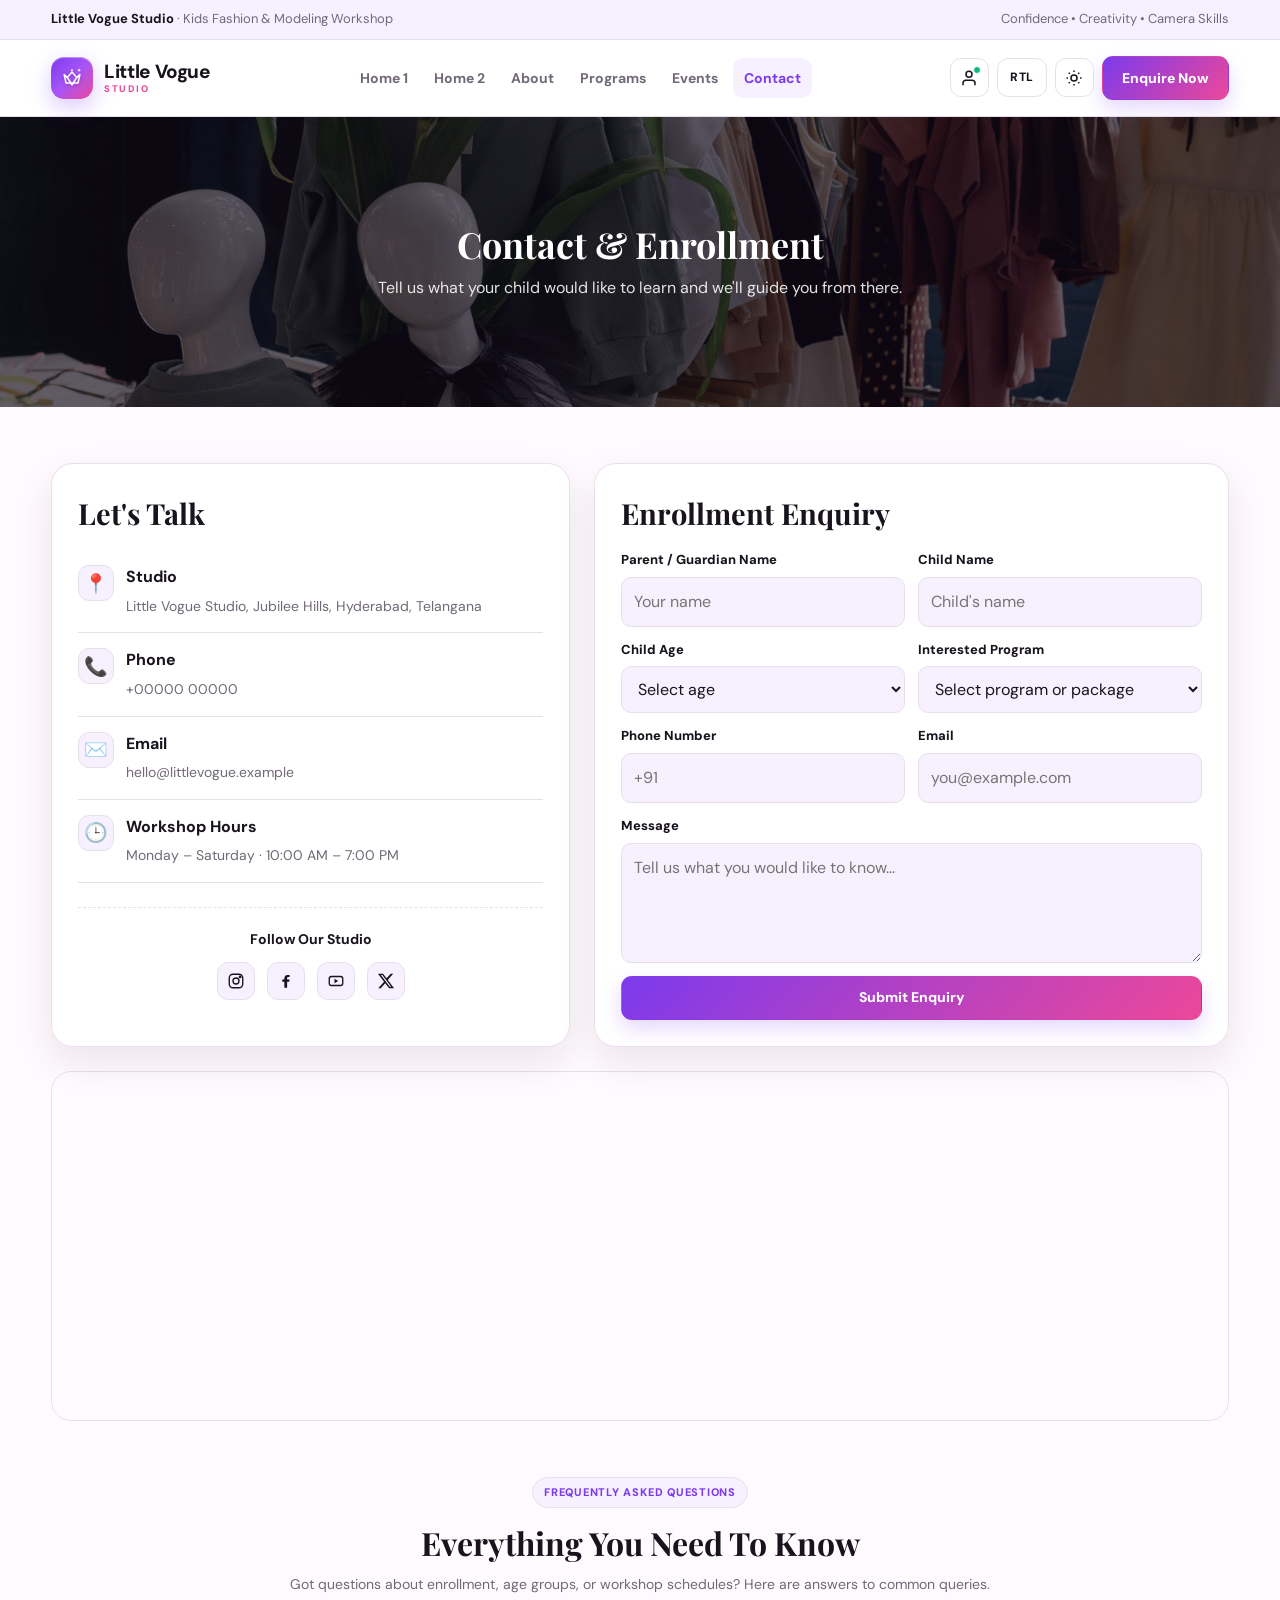
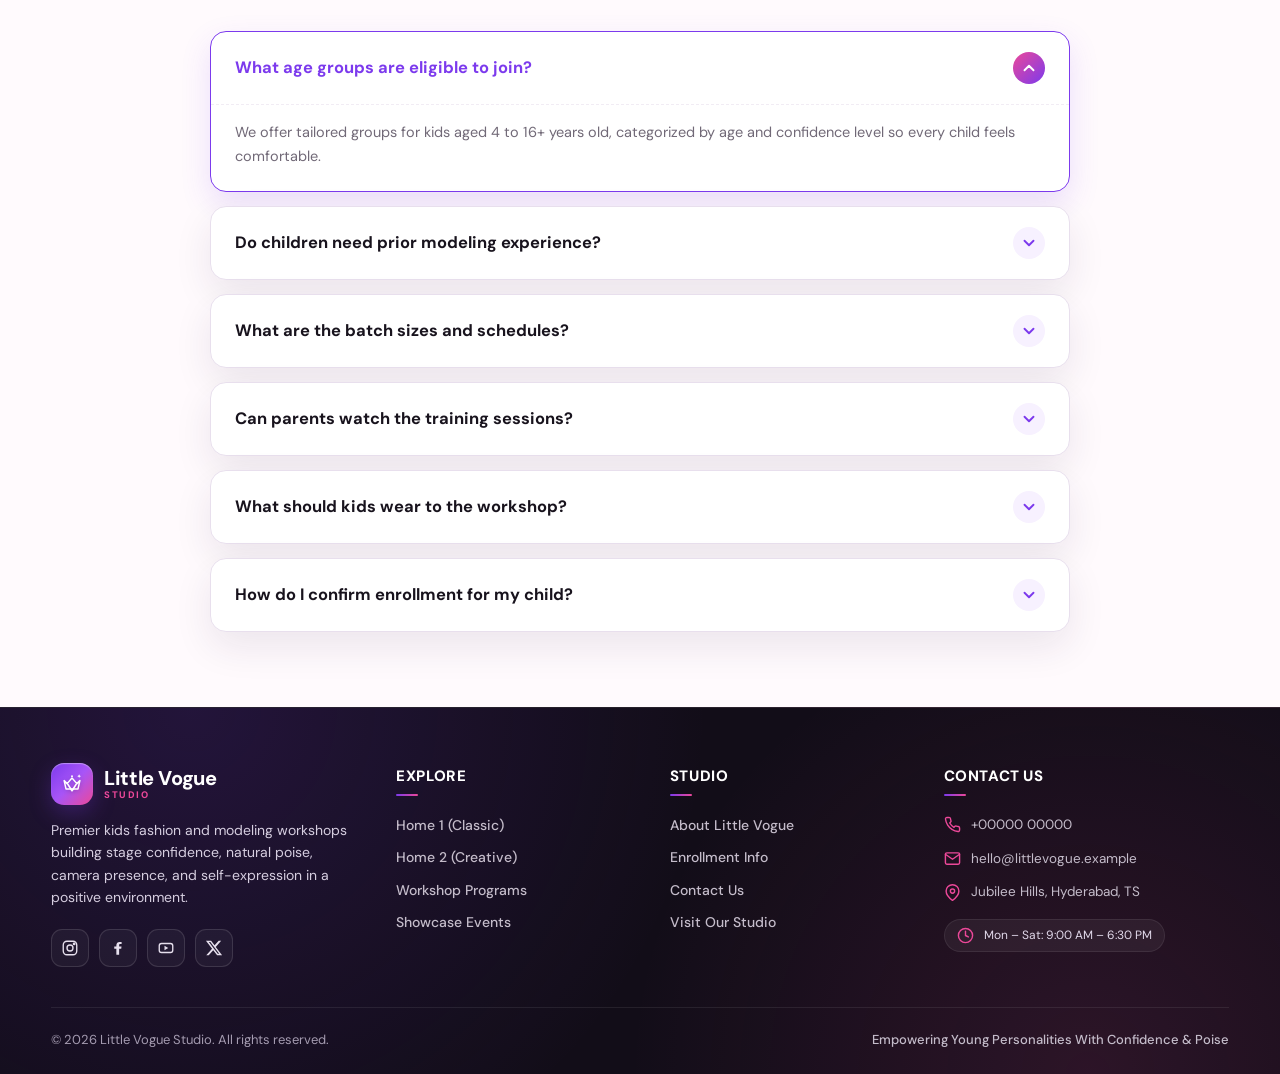
<file: contact.html>
<!DOCTYPE html>
<html lang="en" dir="ltr">
<head>
  <meta charset="UTF-8">
  <meta name="viewport" content="width=device-width, initial-scale=1.0">
  <meta name="description" content="Contact Little Vogue Studio - Inquire about kids fashion and modeling workshop enrollment, timings, and fees.">
  <title>Contact & Enrollment | Little Vogue Studio</title>
  <link rel="icon" type="image/svg+xml" href="assets/favicon.svg">
  <link rel="preconnect" href="https://fonts.googleapis.com">
  <link rel="preconnect" href="https://fonts.gstatic.com" crossorigin>
  <link href="https://fonts.googleapis.com/css2?family=DM+Sans:wght@400;500;600;700;800&family=Playfair+Display:wght@600;700;800&display=swap" rel="stylesheet">
  <link rel="stylesheet" href="css/style.css">
</head>
<body>
  <!-- =========================================================
  TOP BAR
  ========================================================= -->
  <div class="topbar">
    <div class="container topbar-inner">
      <span><strong>Little Vogue Studio</strong> · Kids Fashion & Modeling Workshop</span>
      <span>Confidence • Creativity • Camera Skills</span>
    </div>
  </div>

  <!-- =========================================================
  NAVBAR
  ========================================================= -->
  <nav class="navbar">
    <div class="container nav-inner">
      <a class="logo" href="index.html">
        <span class="logo-mark" aria-hidden="true">
          <svg viewBox="0 0 32 32" fill="none" xmlns="http://www.w3.org/2000/svg">
            <path d="M5.5 11.5L9.5 15.5L16 8L22.5 15.5L26.5 11.5L24 22.5H8L5.5 11.5Z" stroke="currentColor" stroke-width="2" stroke-linecap="round" stroke-linejoin="round"/>
            <path d="M10.5 16.5L16 25L21.5 16.5" stroke="currentColor" stroke-width="2.2" stroke-linecap="round" stroke-linejoin="round"/>
            <path d="M25.5 3L26.2 4.8L28 5.5L26.2 6.2L25.5 8L24.8 6.2L23 5.5L24.8 4.8L25.5 3Z" fill="currentColor"/>
            <circle cx="16" cy="5.5" r="1.3" fill="currentColor"/>
          </svg>
        </span>
        <span class="logo-text">
          <span class="logo-text-main">Little Vogue</span>
          <span class="logo-text-sub">STUDIO</span>
        </span>
      </a>
      <div class="nav-links" id="navLinks">
        <a href="index.html">Home 1</a>
        <a href="home2.html">Home 2</a>
        <a href="about.html">About</a>
        <a href="programs.html">Programs</a>
        <a href="events.html">Events</a>
        <a href="contact.html" class="active">Contact</a>
      </div>
      <div class="nav-actions">
        <div class="nav-controls" id="navControls">
          <button class="icon-btn profile-control" id="profileBtn" aria-label="Student & Parent Profile Portal" title="Profile Portal">
            <svg viewBox="0 0 24 24" fill="none" stroke="currentColor" stroke-width="2" stroke-linecap="round" stroke-linejoin="round">
              <path d="M20 21v-2a4 4 0 0 0-4-4H8a4 4 0 0 0-4 4v2"/>
              <circle cx="12" cy="7" r="4"/>
            </svg>
          </button>
          <button class="icon-btn rtl-control" id="rtlBtn" aria-label="Toggle RTL" title="Toggle RTL">RTL</button>
          <button class="icon-btn theme-control" id="themeBtn" aria-label="Toggle theme" title="Toggle Theme">
            <svg viewBox="0 0 24 24" fill="none" stroke="currentColor" stroke-width="2">
              <circle cx="12" cy="12" r="4"/>
              <path d="M12 2v2M12 20v2M4.93 4.93l1.42 1.42M17.65 17.65l1.42 1.42M2 12h2M20 12h2M4.93 19.07l1.42-1.42M17.65 6.35l1.42-1.42"/>
            </svg>
          </button>
        </div>
        <a class="btn btn-primary nav-cta" href="contact.html">Enquire Now</a>
        <button class="icon-btn mobile-btn" id="mobileBtn" aria-label="Open menu">
          <svg viewBox="0 0 24 24" fill="none" stroke="currentColor" stroke-width="2">
            <path d="M4 6h16M4 12h16M4 18h16"/>
          </svg>
        </button>
      </div>
    </div>
  </nav>

  <!-- =========================================================
  MAIN CONTENT: CONTACT & ENROLLMENT
  ========================================================= -->
  <main class="page-content">
    <section class="page-banner">
      <div class="page-banner-media">
        <img src="images/banner-contact-store.jpg"
             alt="Fashion clothing store interior">
      </div>
      <div class="page-banner-overlay"></div>
      <div class="page-banner-content">
        <h1>Contact & Enrollment</h1>
        <p>Tell us what your child would like to learn and we'll guide you from there.</p>
      </div>
    </section>

    <!-- CONTACT DETAILS & FORM -->
    <section>
      <div class="container">
        <div class="contact-layout">
          <!-- CONTACT CARD -->
          <div class="contact-card reveal-left">
            <h2>Let's Talk</h2>
            <div class="contact-item">
              <span class="contact-icon" aria-hidden="true">📍</span>
              <div class="contact-item-copy">
                <strong>Studio</strong>
                <span>Little Vogue Studio, Jubilee Hills, Hyderabad, Telangana</span>
              </div>
            </div>
            <div class="contact-item">
              <span class="contact-icon" aria-hidden="true">📞</span>
              <div class="contact-item-copy">
                <strong>Phone</strong>
                <span><a href="tel:+0000000000">+00000 00000</a></span>
              </div>
            </div>
            <div class="contact-item">
              <span class="contact-icon" aria-hidden="true">✉️</span>
              <div class="contact-item-copy">
                <strong>Email</strong>
                <span><a href="mailto:hello@littlevogue.example">hello@littlevogue.example</a></span>
              </div>
            </div>
            <div class="contact-item">
              <span class="contact-icon" aria-hidden="true">🕒</span>
              <div class="contact-item-copy">
                <strong>Workshop Hours</strong>
                <span>Monday – Saturday · 10:00 AM – 7:00 PM</span>
              </div>
            </div>

            <div class="contact-socials-wrap">
              <strong>Follow Our Studio</strong>
              <div class="socials">
                <a class="social" href="#" aria-label="Instagram" title="Instagram">
                  <svg viewBox="0 0 24 24" fill="none" stroke="currentColor" stroke-width="1.8">
                    <rect x="3" y="3" width="18" height="18" rx="5"/>
                    <circle cx="12" cy="12" r="4"/>
                    <circle cx="17.5" cy="6.5" r="1"/>
                  </svg>
                </a>
                <a class="social" href="#" aria-label="Facebook" title="Facebook">
                  <svg viewBox="0 0 24 24" fill="currentColor">
                    <path d="M13.5 21v-8h2.8l.4-3h-3.2V8.1c0-.9.3-1.5 1.6-1.5h1.7V4c-.3 0-1.4-.1-2.6-.1-2.6 0-4.4 1.6-4.4 4.5V10H7v3h2.8v8z"/>
                  </svg>
                </a>
                <a class="social" href="#" aria-label="YouTube" title="YouTube">
                  <svg viewBox="0 0 24 24" fill="none" stroke="currentColor" stroke-width="1.8">
                    <rect x="3" y="6" width="18" height="12" rx="3"/>
                    <path d="m10 9 5 3-5 3z" fill="currentColor" stroke="none"/>
                  </svg>
                </a>
                <a class="social" href="#" aria-label="X (Twitter)" title="X (Twitter)">
                  <svg viewBox="0 0 24 24" fill="currentColor">
                    <path d="M18.244 2.25h3.308l-7.227 8.26 8.502 11.24H16.17l-5.214-6.817L4.99 21.75H1.68l7.73-8.835L1.254 2.25H8.08l4.713 6.231zm-1.161 17.52h1.833L7.084 4.126H5.117z"/>
                  </svg>
                </a>
              </div>
            </div>
          </div>

          <!-- ENROLLMENT FORM CARD -->
          <div class="form-card reveal-right">
            <h2>Enrollment Enquiry</h2>
            <form id="contactForm">
              <div class="form-grid">
                <div class="field">
                  <label for="parentName">Parent / Guardian Name</label>
                  <input id="parentName" required placeholder="Your name">
                </div>
                <div class="field">
                  <label for="childName">Child Name</label>
                  <input id="childName" required placeholder="Child's name">
                </div>
                <div class="field">
                  <label for="age">Child Age</label>
                  <select id="age" required>
                    <option value="">Select age</option>
                    <option>4–6 years</option>
                    <option>7–9 years</option>
                    <option>10–12 years</option>
                    <option>13–15 years</option>
                    <option>16+ years</option>
                  </select>
                </div>
                <div class="field">
                  <label for="program">Interested Program</label>
                  <select id="program" required>
                    <option value="">Select program or package</option>
                    <option>Starter Confidence Workshop (Level 1 • ₹4,999)</option>
                    <option>Runway & Posing Pro (Level 2 • ₹8,999) — Most Popular</option>
                    <option>Master Showcase Elite (Level 3 • ₹13,999)</option>
                    <option>Weekend Trial & Studio Consultation</option>
                    <option>Showcase Event Participation Only</option>
                  </select>
                </div>
                <div class="field">
                  <label for="phone">Phone Number</label>
                  <input id="phone" type="tel" required placeholder="+91">
                </div>
                <div class="field">
                  <label for="email">Email</label>
                  <input id="email" type="email" required placeholder="you@example.com">
                </div>
                <div class="field full">
                  <label for="message">Message</label>
                  <textarea id="message" required placeholder="Tell us what you would like to know..."></textarea>
                </div>
                <div class="field full">
                  <button class="btn btn-primary" type="submit">Submit Enquiry</button>
                </div>
              </div>
            </form>
          </div>
        </div>

        <!-- OPENSTREETMAP EMBED -->
        <div class="map-wrap reveal">
          <iframe
            title="Little Vogue Studio Map"
            src="https://www.openstreetmap.org/export/embed.html?bbox=78.3900%2C17.4100%2C78.4600%2C17.4500&amp;layer=mapnik&amp;marker=17.435%2C78.425">
          </iframe>
        </div>

        <!-- FAQ SECTION UNDER MAP -->
        <div class="faq-section reveal">
          <div class="section-head text-center">
            <span class="eyebrow">Frequently Asked Questions</span>
            <h2>Everything You Need To Know</h2>
            <p>Got questions about enrollment, age groups, or workshop schedules? Here are answers to common queries.</p>
          </div>
          <div class="faq-grid">
            <div class="faq-card open">
              <button class="faq-question" aria-expanded="true" aria-controls="faq-ans-1">
                <span>What age groups are eligible to join?</span>
                <span class="faq-icon" aria-hidden="true">
                  <svg viewBox="0 0 24 24" fill="none" stroke="currentColor" stroke-width="2.5" stroke-linecap="round" stroke-linejoin="round">
                    <polyline points="6 9 12 15 18 9"/>
                  </svg>
                </span>
              </button>
              <div class="faq-answer-wrapper">
                <div class="faq-answer" id="faq-ans-1">
                  <p>We offer tailored groups for kids aged 4 to 16+ years old, categorized by age and confidence level so every child feels comfortable.</p>
                </div>
              </div>
            </div>

            <div class="faq-card">
              <button class="faq-question" aria-expanded="false" aria-controls="faq-ans-2">
                <span>Do children need prior modeling experience?</span>
                <span class="faq-icon" aria-hidden="true">
                  <svg viewBox="0 0 24 24" fill="none" stroke="currentColor" stroke-width="2.5" stroke-linecap="round" stroke-linejoin="round">
                    <polyline points="6 9 12 15 18 9"/>
                  </svg>
                </span>
              </button>
              <div class="faq-answer-wrapper">
                <div class="faq-answer" id="faq-ans-2">
                  <p>Not at all! Our workshops are designed for complete beginners as well as children looking to refine their stage presence and public speaking.</p>
                </div>
              </div>
            </div>

            <div class="faq-card">
              <button class="faq-question" aria-expanded="false" aria-controls="faq-ans-3">
                <span>What are the batch sizes and schedules?</span>
                <span class="faq-icon" aria-hidden="true">
                  <svg viewBox="0 0 24 24" fill="none" stroke="currentColor" stroke-width="2.5" stroke-linecap="round" stroke-linejoin="round">
                    <polyline points="6 9 12 15 18 9"/>
                  </svg>
                </span>
              </button>
              <div class="faq-answer-wrapper">
                <div class="faq-answer" id="faq-ans-3">
                  <p>We keep batch sizes small (8–12 kids) to ensure personalized attention. Sessions run on weekday evenings and weekend morning/afternoon slots.</p>
                </div>
              </div>
            </div>

            <div class="faq-card">
              <button class="faq-question" aria-expanded="false" aria-controls="faq-ans-4">
                <span>Can parents watch the training sessions?</span>
                <span class="faq-icon" aria-hidden="true">
                  <svg viewBox="0 0 24 24" fill="none" stroke="currentColor" stroke-width="2.5" stroke-linecap="round" stroke-linejoin="round">
                    <polyline points="6 9 12 15 18 9"/>
                  </svg>
                </span>
              </button>
              <div class="faq-answer-wrapper">
                <div class="faq-answer" id="faq-ans-4">
                  <p>Parents are welcome to attend showcase days and designated observation sessions to watch their child's progress firsthand.</p>
                </div>
              </div>
            </div>

            <div class="faq-card">
              <button class="faq-question" aria-expanded="false" aria-controls="faq-ans-5">
                <span>What should kids wear to the workshop?</span>
                <span class="faq-icon" aria-hidden="true">
                  <svg viewBox="0 0 24 24" fill="none" stroke="currentColor" stroke-width="2.5" stroke-linecap="round" stroke-linejoin="round">
                    <polyline points="6 9 12 15 18 9"/>
                  </svg>
                </span>
              </button>
              <div class="faq-answer-wrapper">
                <div class="faq-answer" id="faq-ans-5">
                  <p>Comfortable casual attire or smart clothing with flat shoes or sneakers. Specific wardrobe guidelines are provided prior to showcase events.</p>
                </div>
              </div>
            </div>

            <div class="faq-card">
              <button class="faq-question" aria-expanded="false" aria-controls="faq-ans-6">
                <span>How do I confirm enrollment for my child?</span>
                <span class="faq-icon" aria-hidden="true">
                  <svg viewBox="0 0 24 24" fill="none" stroke="currentColor" stroke-width="2.5" stroke-linecap="round" stroke-linejoin="round">
                    <polyline points="6 9 12 15 18 9"/>
                  </svg>
                </span>
              </button>
              <div class="faq-answer-wrapper">
                <div class="faq-answer" id="faq-ans-6">
                  <p>Fill out the enquiry form above or reach out via phone/WhatsApp. Our studio coordinator will contact you to confirm batch availability.</p>
                </div>
              </div>
            </div>
          </div>
        </div>
      </div>
    </section>

  </main>

  <!-- 0.5 CM GAP ABOVE FOOTER -->
  <div class="footer-gap"></div>

  <!-- =========================================================
  FOOTER
  ========================================================= -->
  <footer>
    <div class="container">
      <div class="footer-grid">
        <div class="footer-brand">
          <a class="logo" href="index.html">
            <span class="logo-mark" aria-hidden="true">
              <svg viewBox="0 0 32 32" fill="none" xmlns="http://www.w3.org/2000/svg">
                <path d="M5.5 11.5L9.5 15.5L16 8L22.5 15.5L26.5 11.5L24 22.5H8L5.5 11.5Z" stroke="currentColor" stroke-width="2" stroke-linecap="round" stroke-linejoin="round"/>
                <path d="M10.5 16.5L16 25L21.5 16.5" stroke="currentColor" stroke-width="2.2" stroke-linecap="round" stroke-linejoin="round"/>
                <path d="M25.5 3L26.2 4.8L28 5.5L26.2 6.2L25.5 8L24.8 6.2L23 5.5L24.8 4.8L25.5 3Z" fill="currentColor"/>
                <circle cx="16" cy="5.5" r="1.3" fill="currentColor"/>
              </svg>
            </span>
            <span class="logo-text">
              <span class="logo-text-main">Little Vogue</span>
              <span class="logo-text-sub">STUDIO</span>
            </span>
          </a>
          <p>
            Premier kids fashion and modeling workshops building stage confidence, natural poise, camera presence, and self-expression in a positive environment.
          </p>
          <div class="socials">
            <a class="social" href="#" aria-label="Instagram" title="Instagram">
              <svg viewBox="0 0 24 24" fill="none" stroke="currentColor" stroke-width="1.8">
                <rect x="3" y="3" width="18" height="18" rx="5"/>
                <circle cx="12" cy="12" r="4"/>
                <circle cx="17.5" cy="6.5" r="1"/>
              </svg>
            </a>
            <a class="social" href="#" aria-label="Facebook" title="Facebook">
              <svg viewBox="0 0 24 24" fill="currentColor">
                <path d="M13.5 21v-8h2.8l.4-3h-3.2V8.1c0-.9.3-1.5 1.6-1.5h1.7V4c-.3 0-1.4-.1-2.6-.1-2.6 0-4.4 1.6-4.4 4.5V10H7v3h2.8v8z"/>
              </svg>
            </a>
            <a class="social" href="#" aria-label="YouTube" title="YouTube">
              <svg viewBox="0 0 24 24" fill="none" stroke="currentColor" stroke-width="1.8">
                <rect x="3" y="6" width="18" height="12" rx="3"/>
                <path d="m10 9 5 3-5 3z" fill="currentColor" stroke="none"/>
              </svg>
            </a>
            <a class="social" href="#" aria-label="X (Twitter)" title="X (Twitter)">
              <svg viewBox="0 0 24 24" fill="currentColor">
                <path d="M18.244 2.25h3.308l-7.227 8.26 8.502 11.24H16.17l-5.214-6.817L4.99 21.75H1.68l7.73-8.835L1.254 2.25H8.08l4.713 6.231zm-1.161 17.52h1.833L7.084 4.126H5.117z"/>
              </svg>
            </a>
          </div>
        </div>

        <div>
          <div class="footer-title">Explore</div>
          <div class="footer-links">
            <a href="index.html">Home 1 (Classic)</a>
            <a href="home2.html">Home 2 (Creative)</a>
            <a href="programs.html">Workshop Programs</a>
            <a href="events.html">Showcase Events</a>
          </div>
        </div>

        <div>
          <div class="footer-title">Studio</div>
          <div class="footer-links">
            <a href="about.html">About Little Vogue</a>
            <a href="contact.html">Enrollment Info</a>
            <a href="contact.html">Contact Us</a>
            <a href="contact.html">Visit Our Studio</a>
          </div>
        </div>

        <div>
          <div class="footer-title">Contact Us</div>
          <div class="footer-contact-list">
            <a href="tel:+0000000000" class="footer-contact-item">
              <svg viewBox="0 0 24 24" fill="none" stroke="currentColor" stroke-width="2" stroke-linecap="round" stroke-linejoin="round">
                <path d="M22 16.92v3a2 2 0 0 1-2.18 2 19.79 19.79 0 0 1-8.63-3.07 19.5 19.5 0 0 1-6-6 19.79 19.79 0 0 1-3.07-8.67A2 2 0 0 1 4.11 2h3a2 2 0 0 1 2 1.72 12.84 12.84 0 0 0 .7 2.81 2 2 0 0 1-.45 2.11L8.09 9.91a16 16 0 0 0 6 6l1.27-1.27a2 2 0 0 1 2.11-.45 12.84 12.84 0 0 0 2.81.7A2 2 0 0 1 22 16.92z"/>
              </svg>
              <span>+00000 00000</span>
            </a>
            <a href="mailto:hello@littlevogue.example" class="footer-contact-item">
              <svg viewBox="0 0 24 24" fill="none" stroke="currentColor" stroke-width="2" stroke-linecap="round" stroke-linejoin="round">
                <path d="M4 4h16c1.1 0 2 .9 2 2v12c0 1.1-.9 2-2 2H4c-1.1 0-2-.9-2-2V6c0-1.1.9-2 2-2z"/>
                <polyline points="22,6 12,13 2,6"/>
              </svg>
              <span>hello@littlevogue.example</span>
            </a>
            <div class="footer-contact-item">
              <svg viewBox="0 0 24 24" fill="none" stroke="currentColor" stroke-width="2" stroke-linecap="round" stroke-linejoin="round">
                <path d="M21 10c0 7-9 13-9 13s-9-6-9-13a9 9 0 0 1 18 0z"/>
                <circle cx="12" cy="10" r="3"/>
              </svg>
              <span>Jubilee Hills, Hyderabad, TS</span>
            </div>
            <div class="footer-contact-item badge-item">
              <svg viewBox="0 0 24 24" fill="none" stroke="currentColor" stroke-width="2" stroke-linecap="round" stroke-linejoin="round">
                <circle cx="12" cy="12" r="10"/>
                <polyline points="12 6 12 12 16 14"/>
              </svg>
              <span>Mon – Sat: 9:00 AM – 6:30 PM</span>
            </div>
          </div>
        </div>
      </div>

      <div class="footer-bottom">
        <span>© 2026 Little Vogue Studio. All rights reserved.</span>
        <span class="footer-bottom-tag">Empowering Young Personalities With Confidence & Poise</span>
      </div>
    </div>
  </footer>

  <!-- =========================================================
  PROFILE PORTAL MODAL (Dashboard Controls Point 3)
  ========================================================= -->
  <div class="profile-modal-overlay" id="profileModal" role="dialog" aria-modal="true" aria-labelledby="profileModalTitle">
    <div class="profile-modal">
      <div class="profile-modal-header">
        <h3 id="profileModalTitle">
          <svg viewBox="0 0 24 24" fill="none" stroke="currentColor" stroke-width="2" width="18" height="18">
            <path d="M20 21v-2a4 4 0 0 0-4-4H8a4 4 0 0 0-4 4v2"/>
            <circle cx="12" cy="7" r="4"/>
          </svg>
          Parent & Student Portal
        </h3>
        <button class="profile-modal-close" id="profileModalClose" aria-label="Close Profile Portal">&times;</button>
      </div>
      <div class="profile-modal-body">
        <div class="profile-student-card">
          <div class="profile-avatar">LV</div>
          <div class="profile-meta">
            <strong>Anya & Kabir Sharma</strong>
            <span>Enrolled • Runway & Posing Pro</span>
            <div class="profile-status-badge">● Active Workshop Batch</div>
          </div>
        </div>
        <div class="profile-detail-row">
          <span>Current Session</span>
          <strong>Week 4: Camera Angles & Poise</strong>
        </div>
        <div class="profile-detail-row">
          <span>Batch Schedule</span>
          <strong>Saturdays 10:30 AM – 12:00 PM</strong>
        </div>
        <div class="profile-detail-row">
          <span>Lead Mentor</span>
          <strong>Elena Vance (Runway Coach)</strong>
        </div>
        <div class="profile-detail-row">
          <span>Upcoming Showcase</span>
          <strong>Spring Showcase Gala (April 2026)</strong>
        </div>
      </div>
      <div class="profile-modal-footer">
        <a class="btn btn-outline" href="contact.html">Message Mentor</a>
        <a class="btn btn-primary" href="programs.html">View Schedule</a>
      </div>
    </div>
  </div>

  <div id="toast">Enquiry submitted successfully.</div>
  <script src="js/script.js"></script>
</body>
</html>
</file>
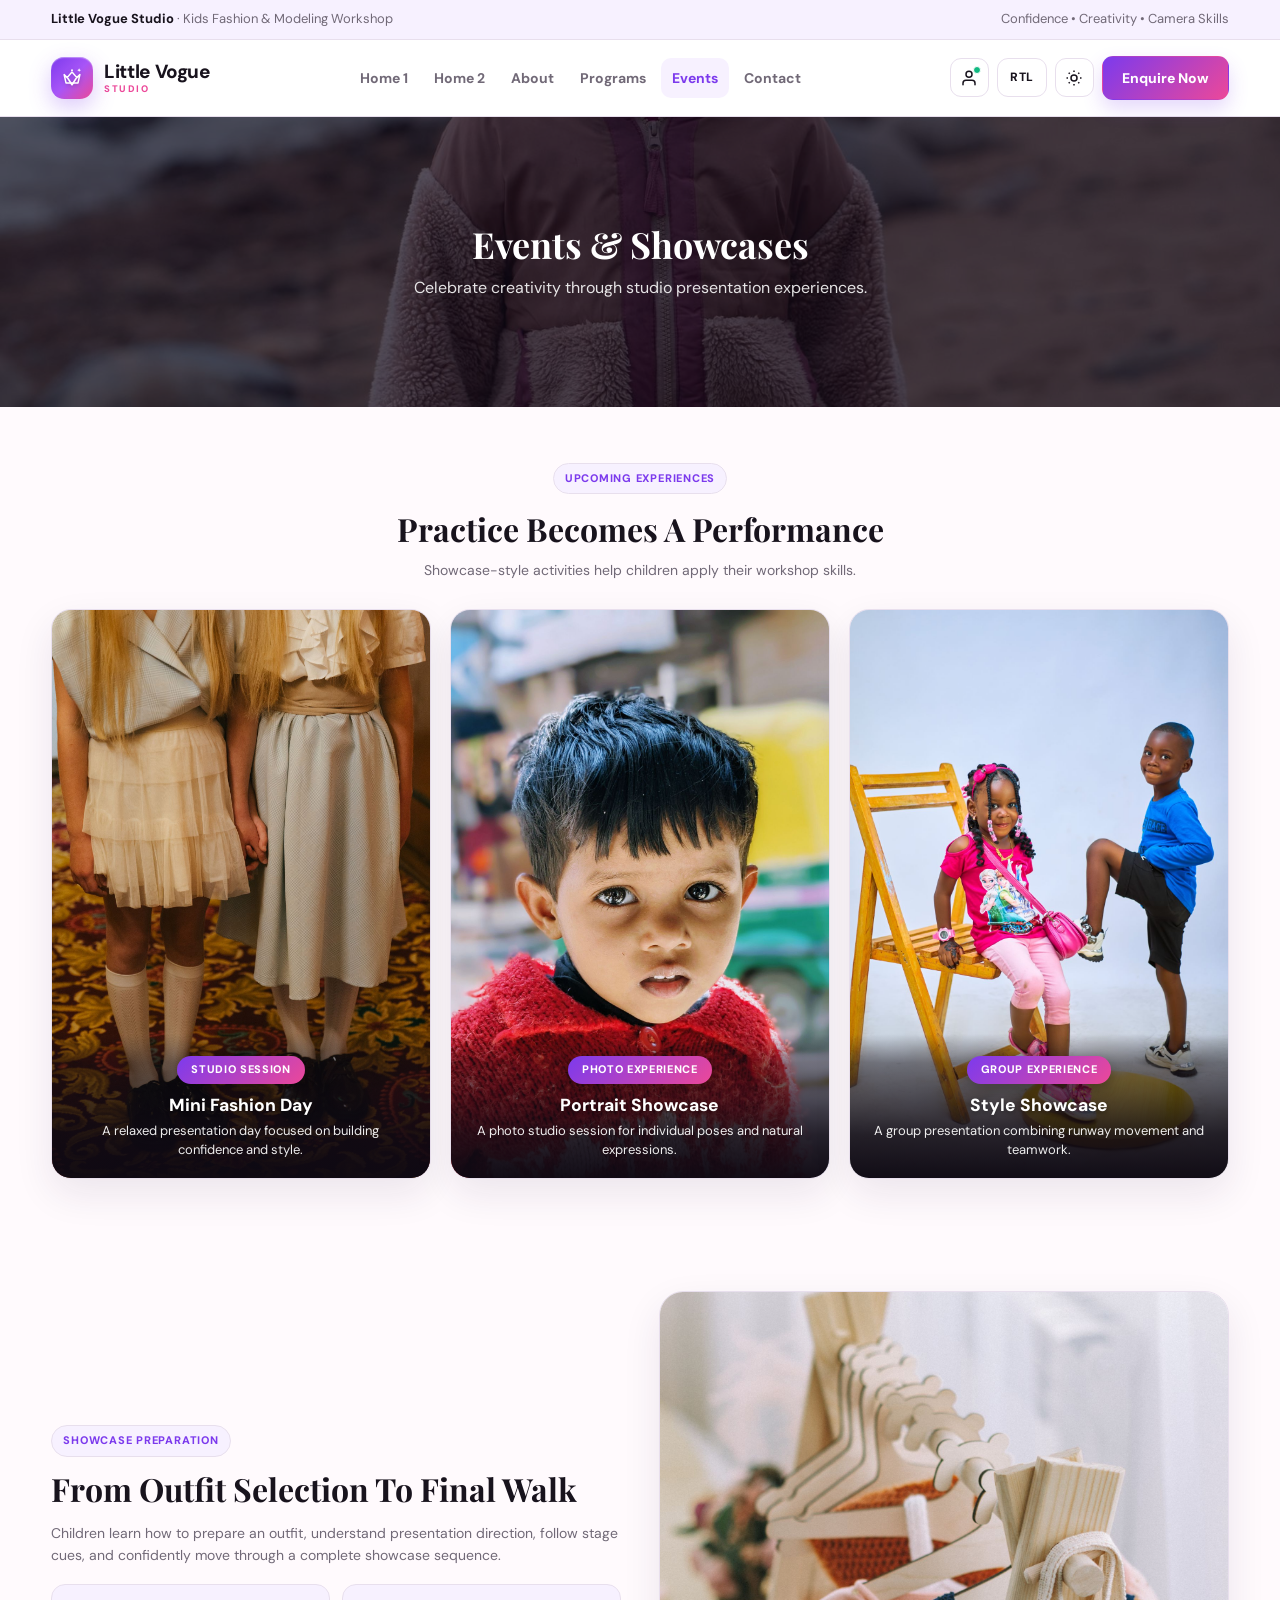
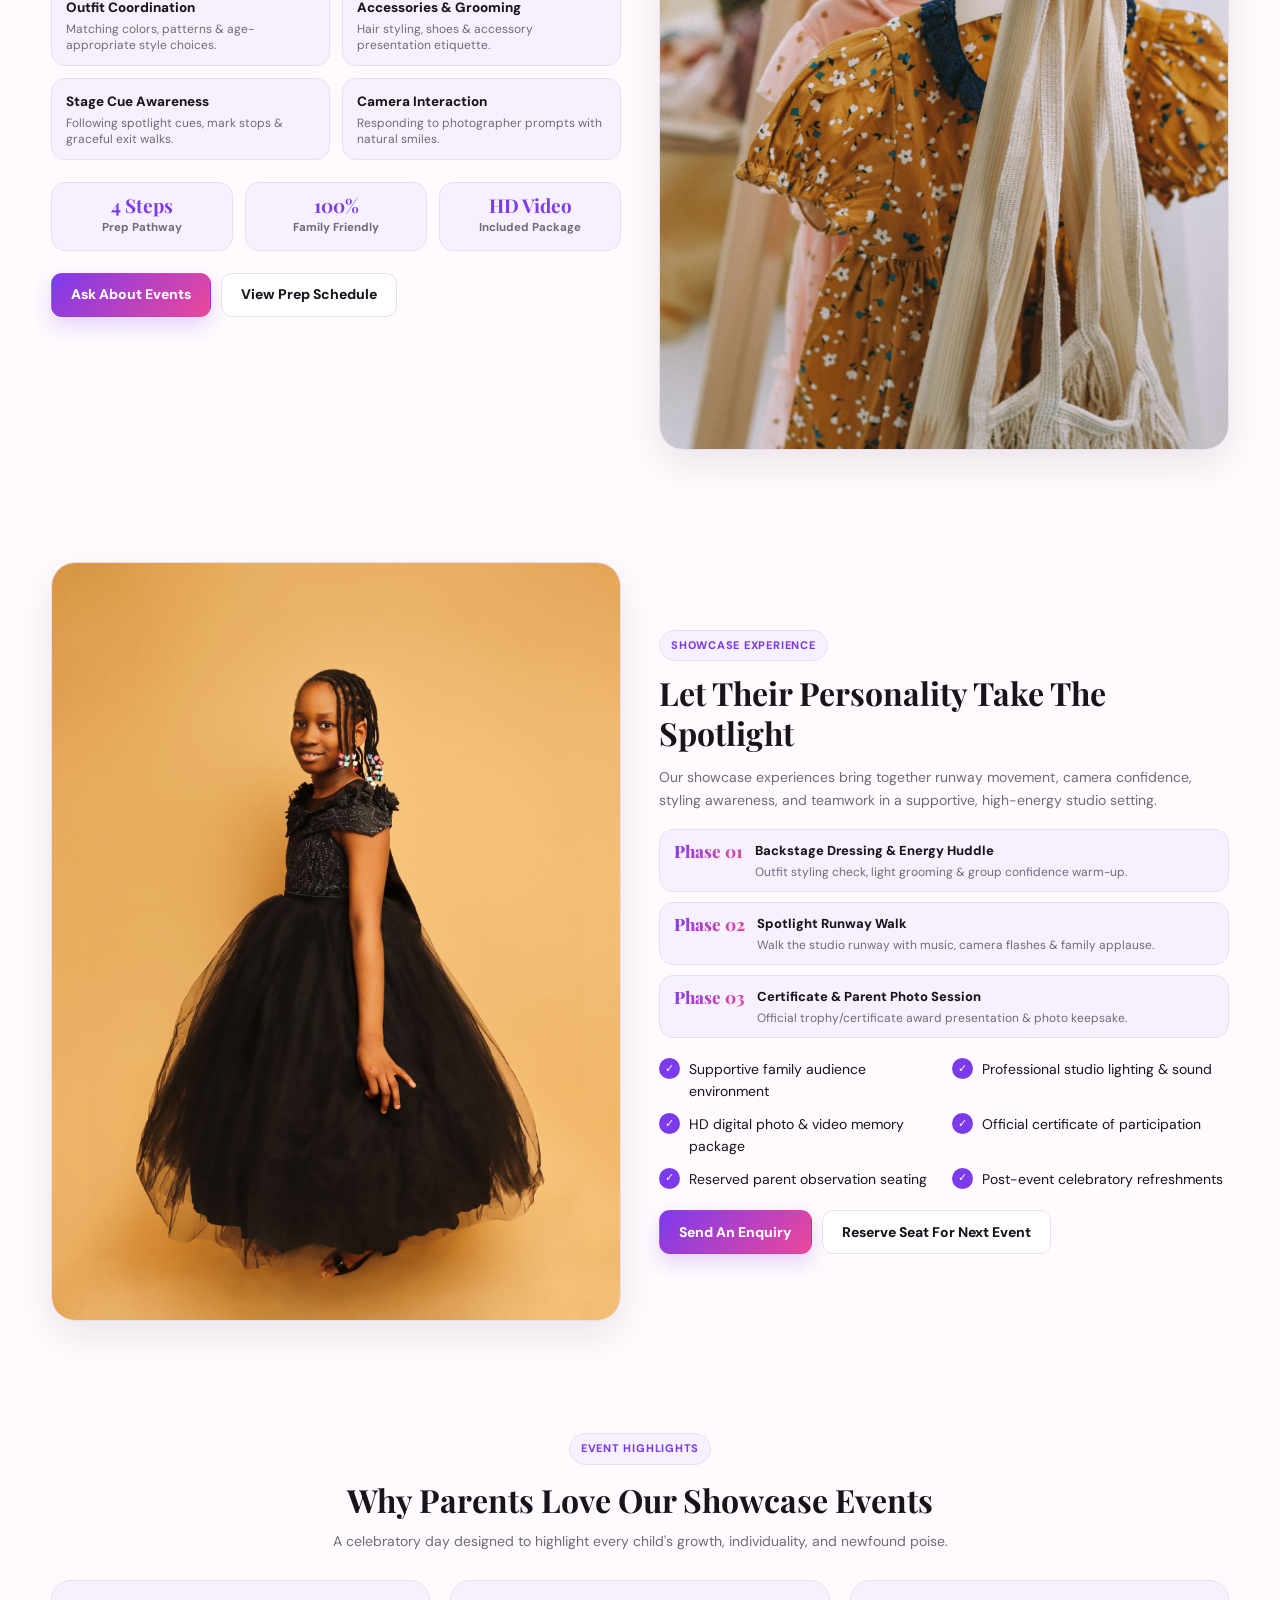
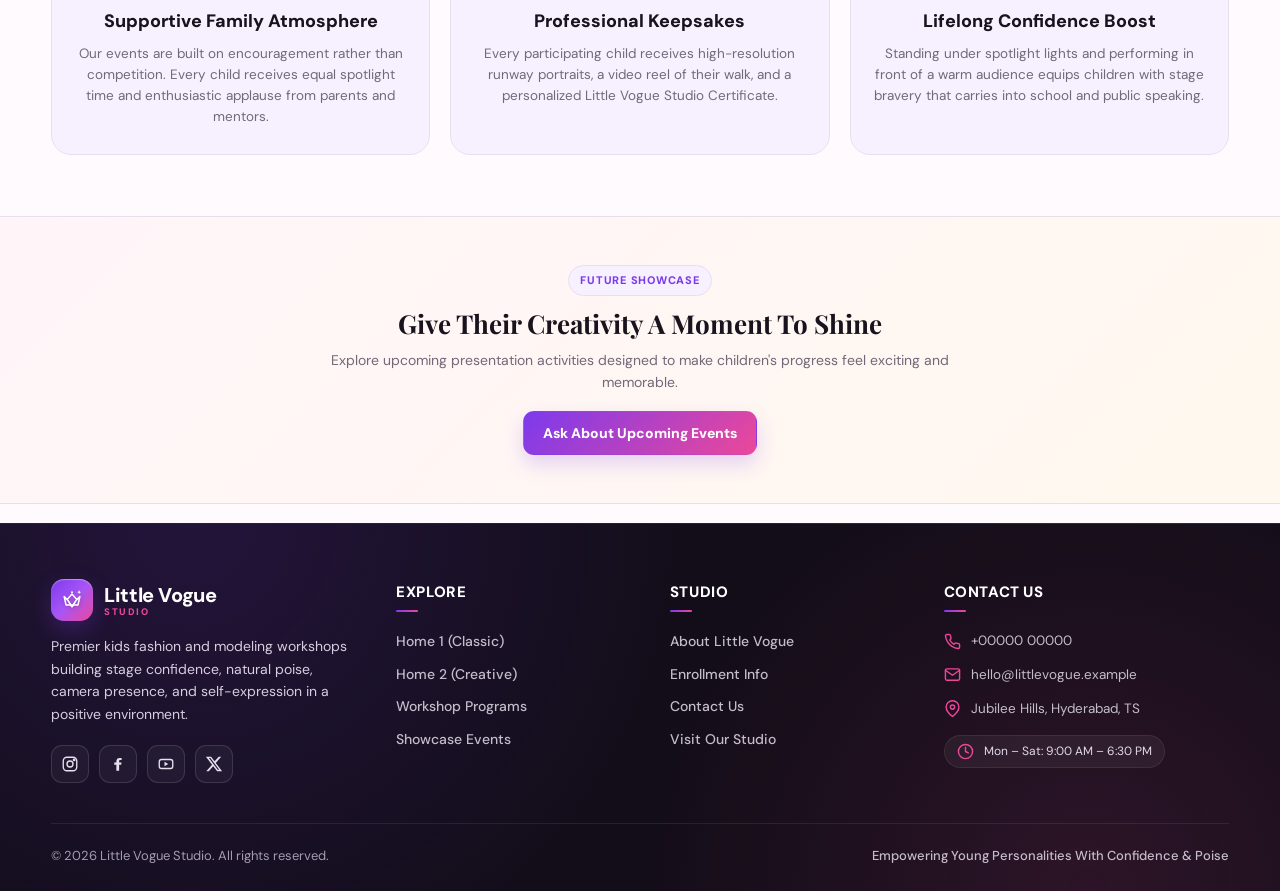
<file: events.html>
<!DOCTYPE html>
<html lang="en" dir="ltr">
<head>
  <meta charset="UTF-8">
  <meta name="viewport" content="width=device-width, initial-scale=1.0">
  <meta name="description" content="Little Vogue Studio Events & Showcases - Mini Fashion Day, Portrait Showcase, and Style Showcase for kids.">
  <title>Events & Showcases | Little Vogue Studio</title>
  <link rel="icon" type="image/svg+xml" href="assets/favicon.svg">
  <link rel="preconnect" href="https://fonts.googleapis.com">
  <link rel="preconnect" href="https://fonts.gstatic.com" crossorigin>
  <link href="https://fonts.googleapis.com/css2?family=DM+Sans:wght@400;500;600;700;800&family=Playfair+Display:wght@600;700;800&display=swap" rel="stylesheet">
  <link rel="stylesheet" href="css/style.css">
</head>
<body>
  <!-- =========================================================
  TOP BAR
  ========================================================= -->
  <div class="topbar">
    <div class="container topbar-inner">
      <span><strong>Little Vogue Studio</strong> · Kids Fashion & Modeling Workshop</span>
      <span>Confidence • Creativity • Camera Skills</span>
    </div>
  </div>

  <!-- =========================================================
  NAVBAR
  ========================================================= -->
  <nav class="navbar">
    <div class="container nav-inner">
      <a class="logo" href="index.html">
        <span class="logo-mark" aria-hidden="true">
          <svg viewBox="0 0 32 32" fill="none" xmlns="http://www.w3.org/2000/svg">
            <path d="M5.5 11.5L9.5 15.5L16 8L22.5 15.5L26.5 11.5L24 22.5H8L5.5 11.5Z" stroke="currentColor" stroke-width="2" stroke-linecap="round" stroke-linejoin="round"/>
            <path d="M10.5 16.5L16 25L21.5 16.5" stroke="currentColor" stroke-width="2.2" stroke-linecap="round" stroke-linejoin="round"/>
            <path d="M25.5 3L26.2 4.8L28 5.5L26.2 6.2L25.5 8L24.8 6.2L23 5.5L24.8 4.8L25.5 3Z" fill="currentColor"/>
            <circle cx="16" cy="5.5" r="1.3" fill="currentColor"/>
          </svg>
        </span>
        <span class="logo-text">
          <span class="logo-text-main">Little Vogue</span>
          <span class="logo-text-sub">STUDIO</span>
        </span>
      </a>
      <div class="nav-links" id="navLinks">
        <a href="index.html">Home 1</a>
        <a href="home2.html">Home 2</a>
        <a href="about.html">About</a>
        <a href="programs.html">Programs</a>
        <a href="events.html" class="active">Events</a>
        <a href="contact.html">Contact</a>
      </div>
      <div class="nav-actions">
        <div class="nav-controls" id="navControls">
          <button class="icon-btn profile-control" id="profileBtn" aria-label="Student & Parent Profile Portal" title="Profile Portal">
            <svg viewBox="0 0 24 24" fill="none" stroke="currentColor" stroke-width="2" stroke-linecap="round" stroke-linejoin="round">
              <path d="M20 21v-2a4 4 0 0 0-4-4H8a4 4 0 0 0-4 4v2"/>
              <circle cx="12" cy="7" r="4"/>
            </svg>
          </button>
          <button class="icon-btn rtl-control" id="rtlBtn" aria-label="Toggle RTL" title="Toggle RTL">RTL</button>
          <button class="icon-btn theme-control" id="themeBtn" aria-label="Toggle theme" title="Toggle Theme">
            <svg viewBox="0 0 24 24" fill="none" stroke="currentColor" stroke-width="2">
              <circle cx="12" cy="12" r="4"/>
              <path d="M12 2v2M12 20v2M4.93 4.93l1.42 1.42M17.65 17.65l1.42 1.42M2 12h2M20 12h2M4.93 19.07l1.42-1.42M17.65 6.35l1.42-1.42"/>
            </svg>
          </button>
        </div>
        <a class="btn btn-primary nav-cta" href="contact.html">Enquire Now</a>
        <button class="icon-btn mobile-btn" id="mobileBtn" aria-label="Open menu">
          <svg viewBox="0 0 24 24" fill="none" stroke="currentColor" stroke-width="2">
            <path d="M4 6h16M4 12h16M4 18h16"/>
          </svg>
        </button>
      </div>
    </div>
  </nav>

  <!-- =========================================================
  MAIN CONTENT: EVENTS & SHOWCASES
  ========================================================= -->
  <main class="page-content">
    <section class="page-banner">
      <div class="page-banner-media">
        <img src="images/banner-events.jpg"
             alt="Child wearing a fashionable jacket">
      </div>
      <div class="page-banner-overlay"></div>
      <div class="page-banner-content">
        <h1>Events & Showcases</h1>
        <p>Celebrate creativity through studio presentation experiences.</p>
      </div>
    </section>

    <!-- UPCOMING EXPERIENCES -->
    <section>
      <div class="container reveal">
        <div class="section-head">
          <span class="eyebrow">Upcoming Experiences</span>
          <h2>Practice Becomes A Performance</h2>
          <p>Showcase-style activities help children apply their workshop skills.</p>
        </div>
        <div class="grid grid-3">
          <article class="card">
            <div class="card-image">
              <img src="images/mini-fashion-day.jpg"
                   alt="Two girls wearing elegant skirts">
            </div>
            <div class="card-body">
              <span class="event-date">STUDIO SESSION</span>
              <h3>Mini Fashion Day</h3>
              <p>A relaxed presentation day focused on building confidence and style.</p>
            </div>
          </article>
          <article class="card">
            <div class="card-image">
              <img src="images/portrait-showcase.jpg"
                   alt="Child wearing red sweater">
            </div>
            <div class="card-body">
              <span class="event-date">PHOTO EXPERIENCE</span>
              <h3>Portrait Showcase</h3>
              <p>A photo studio session for individual poses and natural expressions.</p>
            </div>
          </article>
          <article class="card">
            <div class="card-image">
              <img src="images/more-than-modeling.jpg"
                   alt="Children posing in colorful outfits">
            </div>
            <div class="card-body">
              <span class="event-date">GROUP EXPERIENCE</span>
              <h3>Style Showcase</h3>
              <p>A group presentation combining runway movement and teamwork.</p>
            </div>
          </article>
        </div>
      </div>
    </section>

    <!-- SHOWCASE PREPARATION FEATURE REVERSE -->
    <section>
      <div class="container">
        <div class="feature reverse">
          <div class="feature-image reveal-right">
            <img src="images/showcase-prep-display.jpg"
                 alt="Colorful children's clothing display">
          </div>
          <div class="feature-copy reveal-left">
            <span class="eyebrow">Showcase Preparation</span>
            <h2>From Outfit Selection To Final Walk</h2>
            <p>
              Children learn how to prepare an outfit, understand presentation direction, follow stage cues, and confidently move through a complete showcase sequence.
            </p>
            <div class="feature-pillars">
              <div class="pillar-card">
                <div class="pillar-info">
                  <h4>Outfit Coordination</h4>
                  <p>Matching colors, patterns & age-appropriate style choices.</p>
                </div>
              </div>
              <div class="pillar-card">
                <div class="pillar-info">
                  <h4>Accessories & Grooming</h4>
                  <p>Hair styling, shoes & accessory presentation etiquette.</p>
                </div>
              </div>
              <div class="pillar-card">
                <div class="pillar-info">
                  <h4>Stage Cue Awareness</h4>
                  <p>Following spotlight cues, mark stops & graceful exit walks.</p>
                </div>
              </div>
              <div class="pillar-card">
                <div class="pillar-info">
                  <h4>Camera Interaction</h4>
                  <p>Responding to photographer prompts with natural smiles.</p>
                </div>
              </div>
            </div>
            <div class="feature-stats">
              <div class="f-stat">
                <strong>4 Steps</strong>
                <span>Prep Pathway</span>
              </div>
              <div class="f-stat">
                <strong>100%</strong>
                <span>Family Friendly</span>
              </div>
              <div class="f-stat">
                <strong>HD Video</strong>
                <span>Included Package</span>
              </div>
            </div>
            <div class="feature-actions">
              <a class="btn btn-primary" href="contact.html">Ask About Events</a>
              <a class="btn btn-outline" href="contact.html">View Prep Schedule</a>
            </div>
          </div>
        </div>
      </div>
    </section>

    <!-- SHOWCASE EXPERIENCE FEATURE -->
    <section>
      <div class="container">
        <div class="feature">
          <div class="feature-image reveal-left">
            <img src="images/showcase-experience.jpg"
                 alt="Children preparing together for a fashion showcase">
          </div>
          <div class="feature-copy reveal-right">
            <span class="eyebrow">Showcase Experience</span>
            <h2>Let Their Personality Take The Spotlight</h2>
            <p>
              Our showcase experiences bring together runway movement, camera confidence, styling awareness, and teamwork in a supportive, high-energy studio setting.
            </p>
            <div class="journey-steps">
              <div class="j-step">
                <span class="j-num">Phase 01</span>
                <div>
                  <strong>Backstage Dressing & Energy Huddle</strong>
                  <p>Outfit styling check, light grooming & group confidence warm-up.</p>
                </div>
              </div>
              <div class="j-step">
                <span class="j-num">Phase 02</span>
                <div>
                  <strong>Spotlight Runway Walk</strong>
                  <p>Walk the studio runway with music, camera flashes & family applause.</p>
                </div>
              </div>
              <div class="j-step">
                <span class="j-num">Phase 03</span>
                <div>
                  <strong>Certificate & Parent Photo Session</strong>
                  <p>Official trophy/certificate award presentation & photo keepsake.</p>
                </div>
              </div>
            </div>
            <ul class="check-list grid-checks">
              <li><span class="check">✓</span>Supportive family audience environment</li>
              <li><span class="check">✓</span>Professional studio lighting & sound</li>
              <li><span class="check">✓</span>HD digital photo & video memory package</li>
              <li><span class="check">✓</span>Official certificate of participation</li>
              <li><span class="check">✓</span>Reserved parent observation seating</li>
              <li><span class="check">✓</span>Post-event celebratory refreshments</li>
            </ul>
            <div class="feature-actions">
              <a class="btn btn-primary" href="contact.html">Send An Enquiry</a>
              <a class="btn btn-outline" href="contact.html">Reserve Seat For Next Event</a>
            </div>
          </div>
        </div>
      </div>
    </section>

    <!-- SHOWCASE HIGHLIGHTS & PARENT EXPERIENCE -->
    <section>
      <div class="container reveal">
        <div class="section-head">
          <span class="eyebrow">Event Highlights</span>
          <h2>Why Parents Love Our Showcase Events</h2>
          <p>A celebratory day designed to highlight every child's growth, individuality, and newfound poise.</p>
        </div>
        <div class="info-strip-grid">
          <div class="info-card">
            <h3>Supportive Family Atmosphere</h3>
            <p>Our events are built on encouragement rather than competition. Every child receives equal spotlight time and enthusiastic applause from parents and mentors.</p>
          </div>
          <div class="info-card">
            <h3>Professional Keepsakes</h3>
            <p>Every participating child receives high-resolution runway portraits, a video reel of their walk, and a personalized Little Vogue Studio Certificate.</p>
          </div>
          <div class="info-card">
            <h3>Lifelong Confidence Boost</h3>
            <p>Standing under spotlight lights and performing in front of a warm audience equips children with stage bravery that carries into school and public speaking.</p>
          </div>
        </div>
      </div>
    </section>

    <!-- COLORED AREA ABOVE FOOTER -->
    <section class="page-bottom-section events-bottom">
      <div class="container bottom-inner reveal">
        <span class="eyebrow">Future Showcase</span>
        <h2>Give Their Creativity A Moment To Shine</h2>
        <p>
          Explore upcoming presentation activities designed to make
          children's progress feel exciting and memorable.
        </p>
        <a class="btn btn-primary" href="contact.html">Ask About Upcoming Events</a>
      </div>
    </section>
  </main>

  <!-- 0.5 CM GAP ABOVE FOOTER -->
  <div class="footer-gap"></div>

  <!-- =========================================================
  FOOTER
  ========================================================= -->
  <footer>
    <div class="container">
      <div class="footer-grid">
        <div class="footer-brand">
          <a class="logo" href="index.html">
            <span class="logo-mark" aria-hidden="true">
              <svg viewBox="0 0 32 32" fill="none" xmlns="http://www.w3.org/2000/svg">
                <path d="M5.5 11.5L9.5 15.5L16 8L22.5 15.5L26.5 11.5L24 22.5H8L5.5 11.5Z" stroke="currentColor" stroke-width="2" stroke-linecap="round" stroke-linejoin="round"/>
                <path d="M10.5 16.5L16 25L21.5 16.5" stroke="currentColor" stroke-width="2.2" stroke-linecap="round" stroke-linejoin="round"/>
                <path d="M25.5 3L26.2 4.8L28 5.5L26.2 6.2L25.5 8L24.8 6.2L23 5.5L24.8 4.8L25.5 3Z" fill="currentColor"/>
                <circle cx="16" cy="5.5" r="1.3" fill="currentColor"/>
              </svg>
            </span>
            <span class="logo-text">
              <span class="logo-text-main">Little Vogue</span>
              <span class="logo-text-sub">STUDIO</span>
            </span>
          </a>
          <p>
            Premier kids fashion and modeling workshops building stage confidence, natural poise, camera presence, and self-expression in a positive environment.
          </p>
          <div class="socials">
            <a class="social" href="#" aria-label="Instagram" title="Instagram">
              <svg viewBox="0 0 24 24" fill="none" stroke="currentColor" stroke-width="1.8">
                <rect x="3" y="3" width="18" height="18" rx="5"/>
                <circle cx="12" cy="12" r="4"/>
                <circle cx="17.5" cy="6.5" r="1"/>
              </svg>
            </a>
            <a class="social" href="#" aria-label="Facebook" title="Facebook">
              <svg viewBox="0 0 24 24" fill="currentColor">
                <path d="M13.5 21v-8h2.8l.4-3h-3.2V8.1c0-.9.3-1.5 1.6-1.5h1.7V4c-.3 0-1.4-.1-2.6-.1-2.6 0-4.4 1.6-4.4 4.5V10H7v3h2.8v8z"/>
              </svg>
            </a>
            <a class="social" href="#" aria-label="YouTube" title="YouTube">
              <svg viewBox="0 0 24 24" fill="none" stroke="currentColor" stroke-width="1.8">
                <rect x="3" y="6" width="18" height="12" rx="3"/>
                <path d="m10 9 5 3-5 3z" fill="currentColor" stroke="none"/>
              </svg>
            </a>
            <a class="social" href="#" aria-label="X (Twitter)" title="X (Twitter)">
              <svg viewBox="0 0 24 24" fill="currentColor">
                <path d="M18.244 2.25h3.308l-7.227 8.26 8.502 11.24H16.17l-5.214-6.817L4.99 21.75H1.68l7.73-8.835L1.254 2.25H8.08l4.713 6.231zm-1.161 17.52h1.833L7.084 4.126H5.117z"/>
              </svg>
            </a>
          </div>
        </div>

        <div>
          <div class="footer-title">Explore</div>
          <div class="footer-links">
            <a href="index.html">Home 1 (Classic)</a>
            <a href="home2.html">Home 2 (Creative)</a>
            <a href="programs.html">Workshop Programs</a>
            <a href="events.html">Showcase Events</a>
          </div>
        </div>

        <div>
          <div class="footer-title">Studio</div>
          <div class="footer-links">
            <a href="about.html">About Little Vogue</a>
            <a href="contact.html">Enrollment Info</a>
            <a href="contact.html">Contact Us</a>
            <a href="contact.html">Visit Our Studio</a>
          </div>
        </div>

        <div>
          <div class="footer-title">Contact Us</div>
          <div class="footer-contact-list">
            <a href="tel:+0000000000" class="footer-contact-item">
              <svg viewBox="0 0 24 24" fill="none" stroke="currentColor" stroke-width="2" stroke-linecap="round" stroke-linejoin="round">
                <path d="M22 16.92v3a2 2 0 0 1-2.18 2 19.79 19.79 0 0 1-8.63-3.07 19.5 19.5 0 0 1-6-6 19.79 19.79 0 0 1-3.07-8.67A2 2 0 0 1 4.11 2h3a2 2 0 0 1 2 1.72 12.84 12.84 0 0 0 .7 2.81 2 2 0 0 1-.45 2.11L8.09 9.91a16 16 0 0 0 6 6l1.27-1.27a2 2 0 0 1 2.11-.45 12.84 12.84 0 0 0 2.81.7A2 2 0 0 1 22 16.92z"/>
              </svg>
              <span>+00000 00000</span>
            </a>
            <a href="mailto:hello@littlevogue.example" class="footer-contact-item">
              <svg viewBox="0 0 24 24" fill="none" stroke="currentColor" stroke-width="2" stroke-linecap="round" stroke-linejoin="round">
                <path d="M4 4h16c1.1 0 2 .9 2 2v12c0 1.1-.9 2-2 2H4c-1.1 0-2-.9-2-2V6c0-1.1.9-2 2-2z"/>
                <polyline points="22,6 12,13 2,6"/>
              </svg>
              <span>hello@littlevogue.example</span>
            </a>
            <div class="footer-contact-item">
              <svg viewBox="0 0 24 24" fill="none" stroke="currentColor" stroke-width="2" stroke-linecap="round" stroke-linejoin="round">
                <path d="M21 10c0 7-9 13-9 13s-9-6-9-13a9 9 0 0 1 18 0z"/>
                <circle cx="12" cy="10" r="3"/>
              </svg>
              <span>Jubilee Hills, Hyderabad, TS</span>
            </div>
            <div class="footer-contact-item badge-item">
              <svg viewBox="0 0 24 24" fill="none" stroke="currentColor" stroke-width="2" stroke-linecap="round" stroke-linejoin="round">
                <circle cx="12" cy="12" r="10"/>
                <polyline points="12 6 12 12 16 14"/>
              </svg>
              <span>Mon – Sat: 9:00 AM – 6:30 PM</span>
            </div>
          </div>
        </div>
      </div>

      <div class="footer-bottom">
        <span>© 2026 Little Vogue Studio. All rights reserved.</span>
        <span class="footer-bottom-tag">Empowering Young Personalities With Confidence & Poise</span>
      </div>
    </div>
  </footer>

  <!-- =========================================================
  PROFILE PORTAL MODAL (Dashboard Controls Point 3)
  ========================================================= -->
  <div class="profile-modal-overlay" id="profileModal" role="dialog" aria-modal="true" aria-labelledby="profileModalTitle">
    <div class="profile-modal">
      <div class="profile-modal-header">
        <h3 id="profileModalTitle">
          <svg viewBox="0 0 24 24" fill="none" stroke="currentColor" stroke-width="2" width="18" height="18">
            <path d="M20 21v-2a4 4 0 0 0-4-4H8a4 4 0 0 0-4 4v2"/>
            <circle cx="12" cy="7" r="4"/>
          </svg>
          Parent & Student Portal
        </h3>
        <button class="profile-modal-close" id="profileModalClose" aria-label="Close Profile Portal">&times;</button>
      </div>
      <div class="profile-modal-body">
        <div class="profile-student-card">
          <div class="profile-avatar">LV</div>
          <div class="profile-meta">
            <strong>Anya & Kabir Sharma</strong>
            <span>Enrolled • Runway & Posing Pro</span>
            <div class="profile-status-badge">● Active Workshop Batch</div>
          </div>
        </div>
        <div class="profile-detail-row">
          <span>Current Session</span>
          <strong>Week 4: Camera Angles & Poise</strong>
        </div>
        <div class="profile-detail-row">
          <span>Batch Schedule</span>
          <strong>Saturdays 10:30 AM – 12:00 PM</strong>
        </div>
        <div class="profile-detail-row">
          <span>Lead Mentor</span>
          <strong>Elena Vance (Runway Coach)</strong>
        </div>
        <div class="profile-detail-row">
          <span>Upcoming Showcase</span>
          <strong>Spring Showcase Gala (April 2026)</strong>
        </div>
      </div>
      <div class="profile-modal-footer">
        <a class="btn btn-outline" href="contact.html">Message Mentor</a>
        <a class="btn btn-primary" href="programs.html">View Schedule</a>
      </div>
    </div>
  </div>

  <div id="toast">Enquiry submitted successfully.</div>
  <script src="js/script.js"></script>
</body>
</html>
</file>
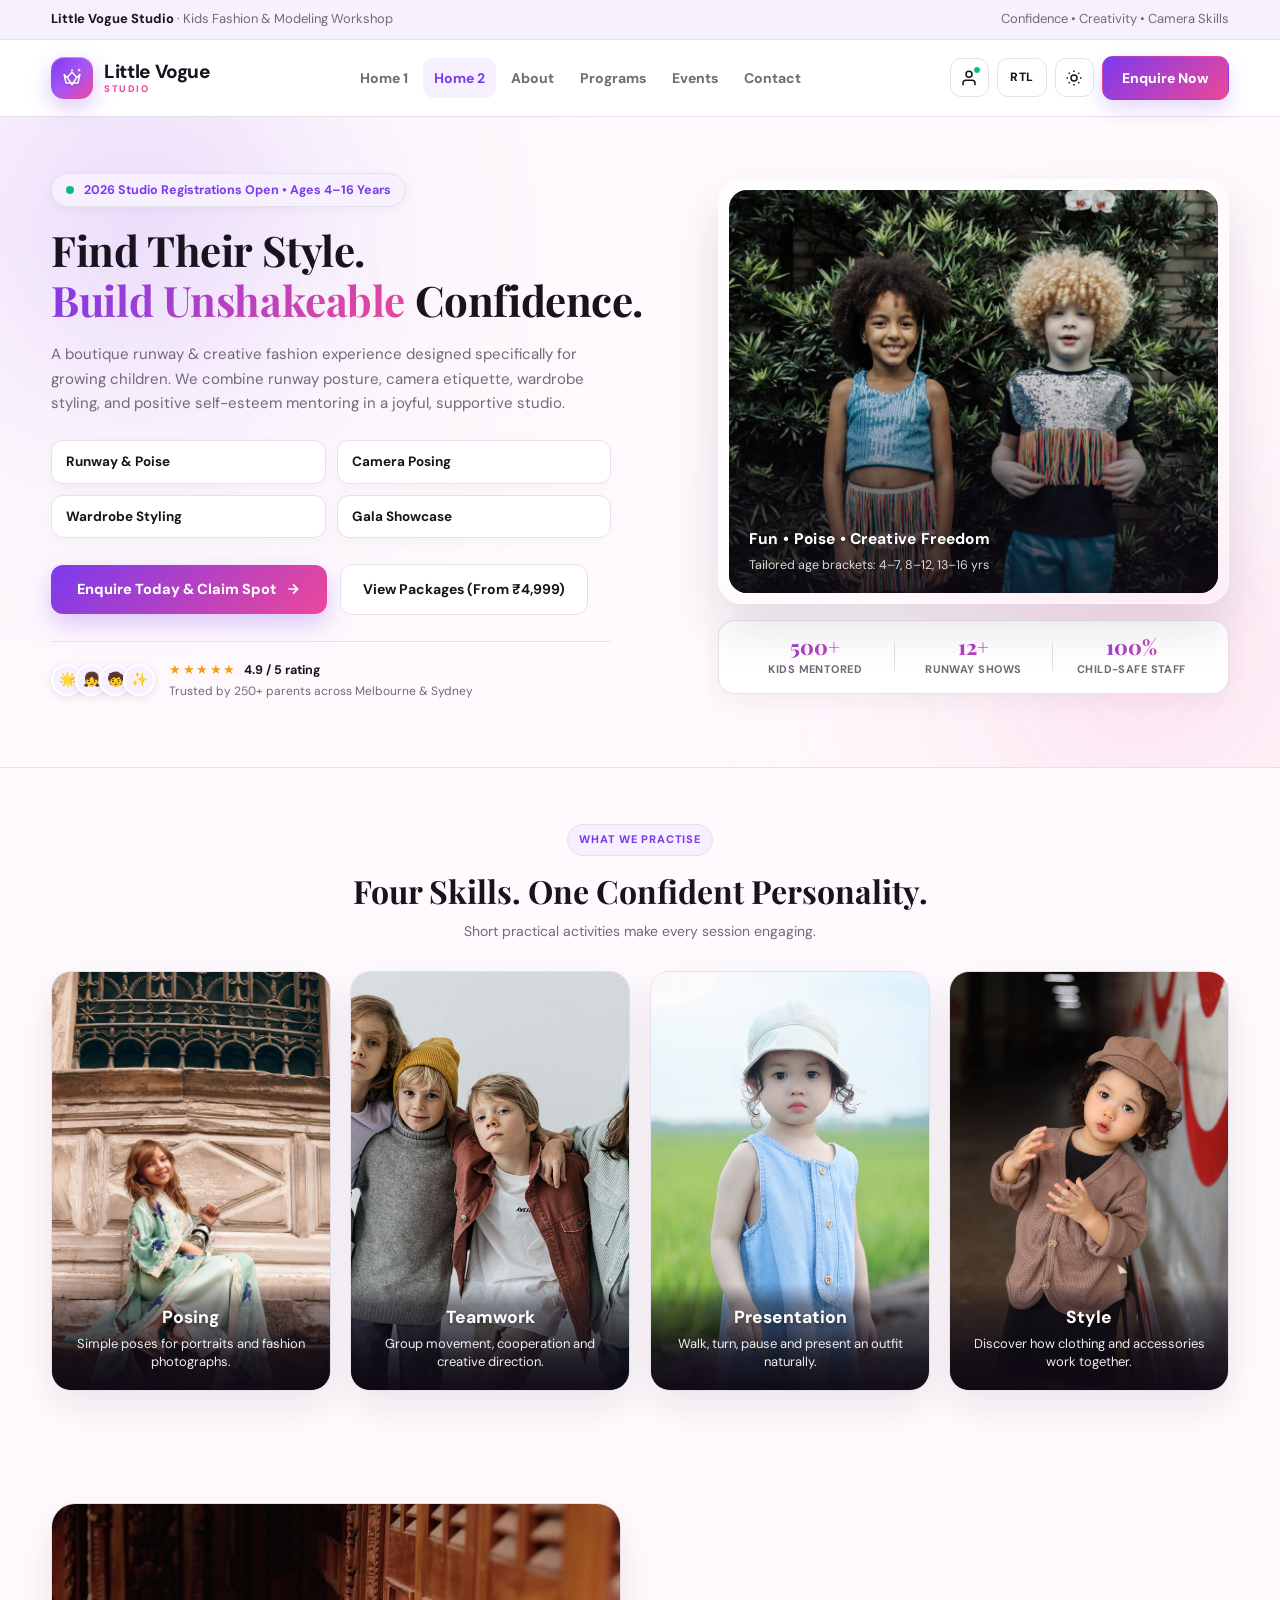
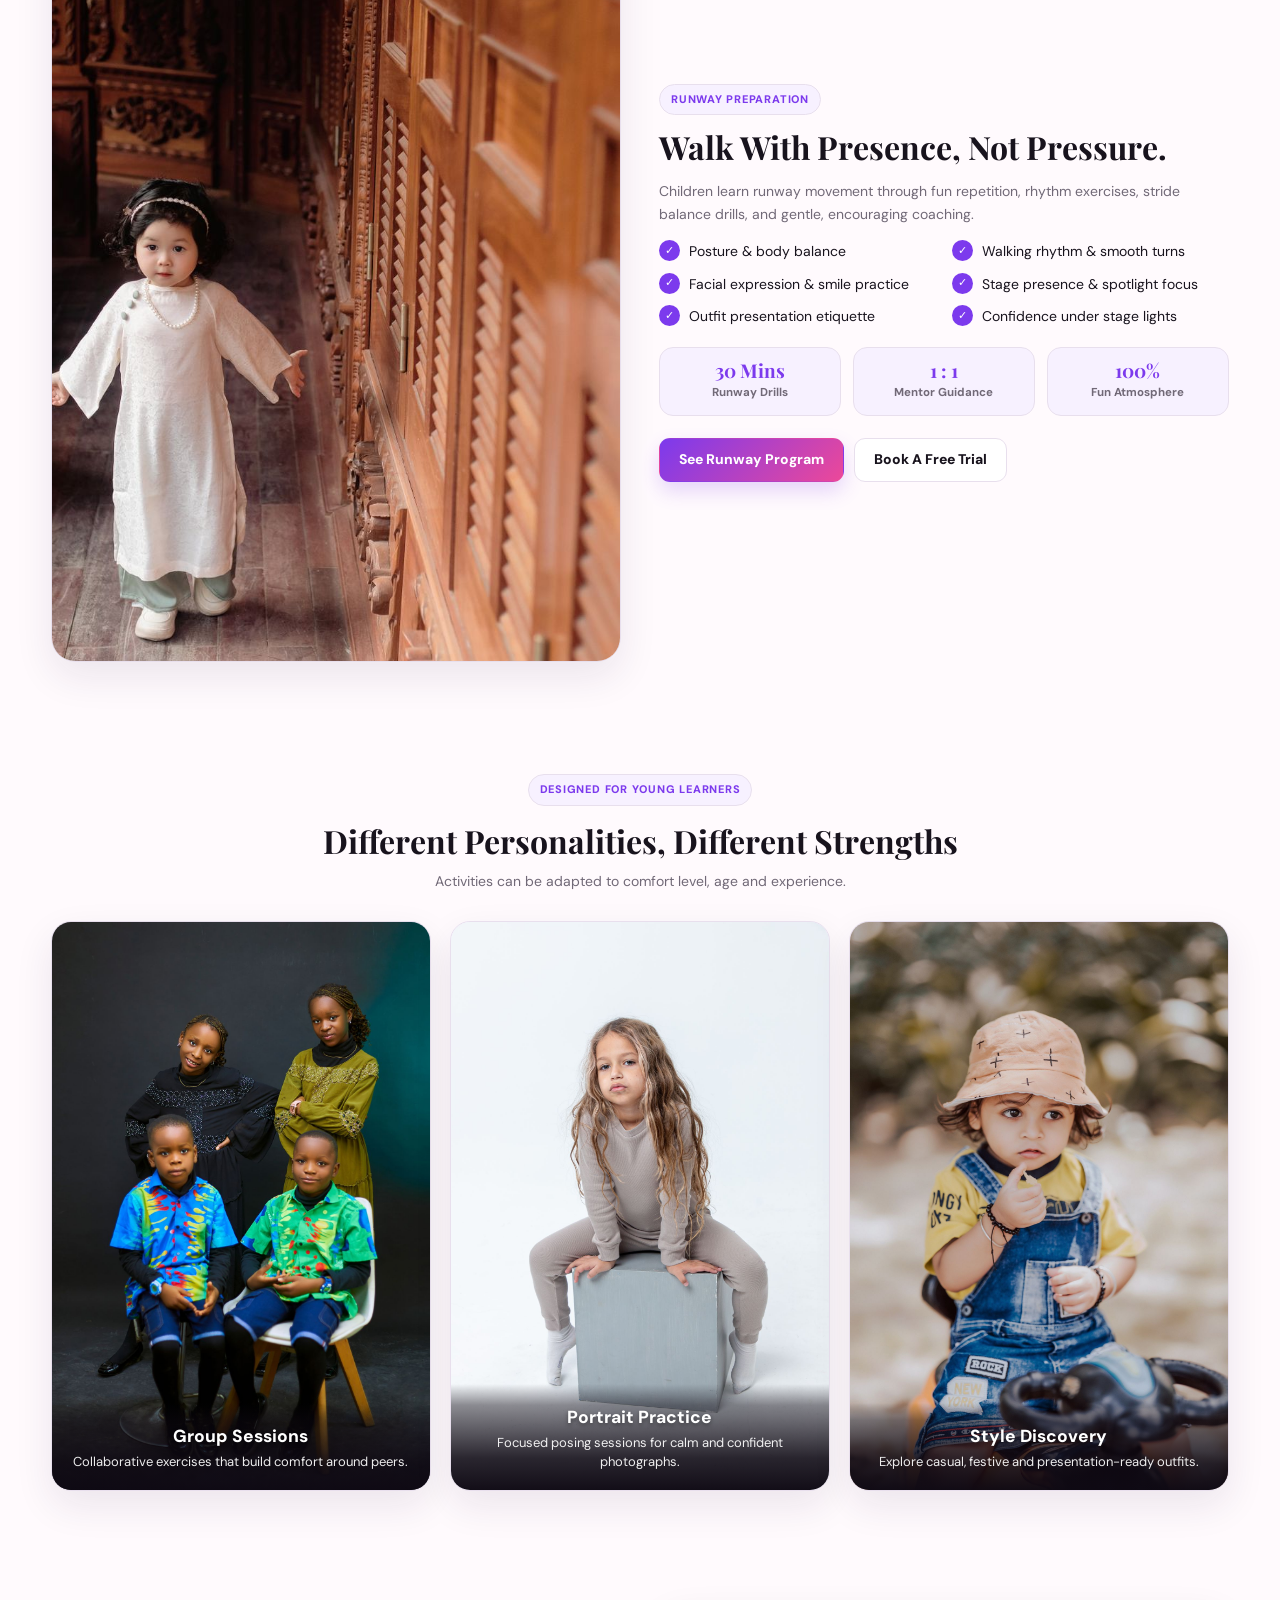
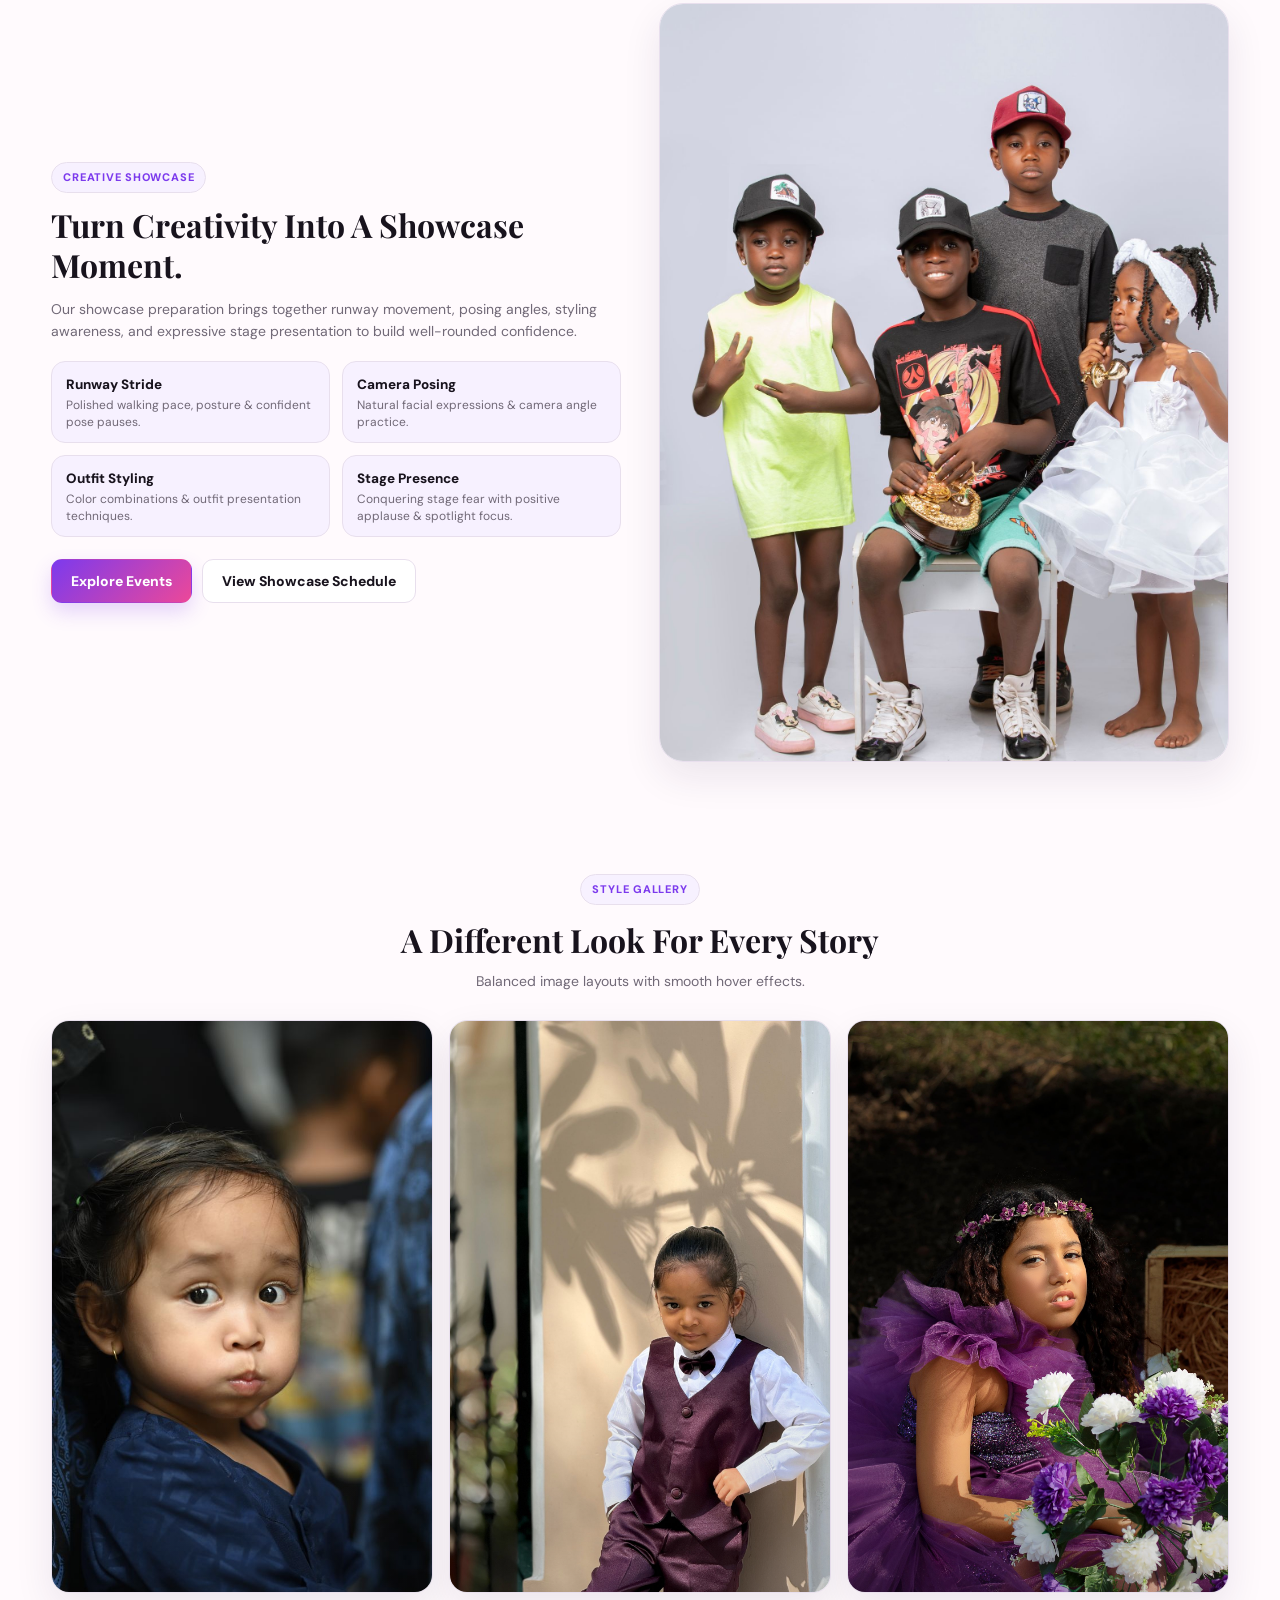
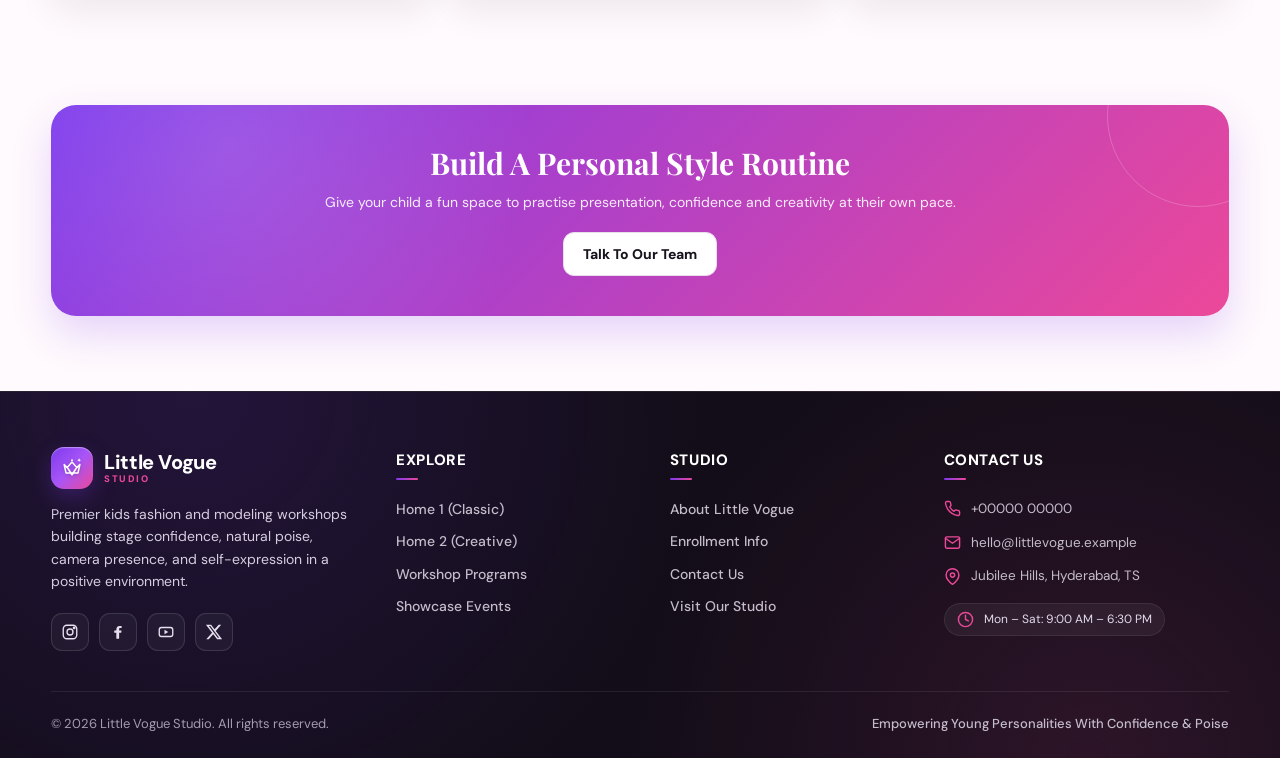
<file: home2.html>
<!DOCTYPE html>
<html lang="en" dir="ltr">
<head>
  <meta charset="UTF-8">
  <meta name="viewport" content="width=device-width, initial-scale=1.0">
  <meta name="description" content="Little Vogue Studio - Studio Experience. Discover personal style, runway preparation, and creative expression for kids.">
  <title>Home 2 - Studio Experience | Little Vogue Studio</title>
  <link rel="icon" type="image/svg+xml" href="assets/favicon.svg">
  <link rel="preconnect" href="https://fonts.googleapis.com">
  <link rel="preconnect" href="https://fonts.gstatic.com" crossorigin>
  <link href="https://fonts.googleapis.com/css2?family=DM+Sans:wght@400;500;600;700;800&family=Playfair+Display:wght@600;700;800&display=swap" rel="stylesheet">
  <link rel="stylesheet" href="css/style.css">
</head>
<body>
  <!-- =========================================================
  TOP BAR
  ========================================================= -->
  <div class="topbar">
    <div class="container topbar-inner">
      <span><strong>Little Vogue Studio</strong> · Kids Fashion & Modeling Workshop</span>
      <span>Confidence • Creativity • Camera Skills</span>
    </div>
  </div>

  <!-- =========================================================
  NAVBAR
  ========================================================= -->
  <nav class="navbar">
    <div class="container nav-inner">
      <a class="logo" href="index.html">
        <span class="logo-mark" aria-hidden="true">
          <svg viewBox="0 0 32 32" fill="none" xmlns="http://www.w3.org/2000/svg">
            <path d="M5.5 11.5L9.5 15.5L16 8L22.5 15.5L26.5 11.5L24 22.5H8L5.5 11.5Z" stroke="currentColor" stroke-width="2" stroke-linecap="round" stroke-linejoin="round"/>
            <path d="M10.5 16.5L16 25L21.5 16.5" stroke="currentColor" stroke-width="2.2" stroke-linecap="round" stroke-linejoin="round"/>
            <path d="M25.5 3L26.2 4.8L28 5.5L26.2 6.2L25.5 8L24.8 6.2L23 5.5L24.8 4.8L25.5 3Z" fill="currentColor"/>
            <circle cx="16" cy="5.5" r="1.3" fill="currentColor"/>
          </svg>
        </span>
        <span class="logo-text">
          <span class="logo-text-main">Little Vogue</span>
          <span class="logo-text-sub">STUDIO</span>
        </span>
      </a>
      <div class="nav-links" id="navLinks">
        <a href="index.html">Home 1</a>
        <a href="home2.html" class="active">Home 2</a>
        <a href="about.html">About</a>
        <a href="programs.html">Programs</a>
        <a href="events.html">Events</a>
        <a href="contact.html">Contact</a>
      </div>
      <div class="nav-actions">
        <div class="nav-controls" id="navControls">
          <button class="icon-btn profile-control" id="profileBtn" aria-label="Student & Parent Profile Portal" title="Profile Portal">
            <svg viewBox="0 0 24 24" fill="none" stroke="currentColor" stroke-width="2" stroke-linecap="round" stroke-linejoin="round">
              <path d="M20 21v-2a4 4 0 0 0-4-4H8a4 4 0 0 0-4 4v2"/>
              <circle cx="12" cy="7" r="4"/>
            </svg>
          </button>
          <button class="icon-btn rtl-control" id="rtlBtn" aria-label="Toggle RTL" title="Toggle RTL">RTL</button>
          <button class="icon-btn theme-control" id="themeBtn" aria-label="Toggle theme" title="Toggle Theme">
            <svg viewBox="0 0 24 24" fill="none" stroke="currentColor" stroke-width="2">
              <circle cx="12" cy="12" r="4"/>
              <path d="M12 2v2M12 20v2M4.93 4.93l1.42 1.42M17.65 17.65l1.42 1.42M2 12h2M20 12h2M4.93 19.07l1.42-1.42M17.65 6.35l1.42-1.42"/>
            </svg>
          </button>
        </div>
        <a class="btn btn-primary nav-cta" href="contact.html">Enquire Now</a>
        <button class="icon-btn mobile-btn" id="mobileBtn" aria-label="Open menu">
          <svg viewBox="0 0 24 24" fill="none" stroke="currentColor" stroke-width="2">
            <path d="M4 6h16M4 12h16M4 18h16"/>
          </svg>
        </button>
      </div>
    </div>
  </nav>

  <!-- =========================================================
  MAIN CONTENT: HOME 2
  ========================================================= -->
  <main class="page-content">
    <!-- =========================================================
    DISTINCT HERO SECTION: STUDIO SPLIT EXPERIENCE
    ========================================================= -->
    <section class="hero-studio" id="heroStudio">
      <div class="hero-studio-bg" aria-hidden="true">
        <div class="hero-studio-glow glow-1"></div>
        <div class="hero-studio-glow glow-2"></div>
      </div>
      <div class="container hero-studio-container">
        <div class="hero-studio-grid">
          <!-- LEFT COLUMN: RICH INFORMATIVE CONTENT -->
          <div class="hero-studio-content">
            <div class="hero-intake-badge">
              <span class="pulse-indicator"></span>
              <span><strong>2026 Studio Registrations Open</strong> • Ages 4–16 Years</span>
            </div>
            <h1 class="hero-studio-title">
              Find Their Style. <br>
              <span class="hero-gradient-text">Build Unshakeable</span><br class="hero-studio-break-mob"> Confidence.
            </h1>
            <p class="hero-studio-lead">
              A boutique runway & creative fashion experience designed specifically for growing children. We combine runway posture, camera etiquette, wardrobe styling, and positive self-esteem mentoring in a joyful, supportive studio.
            </p>

            <!-- 4 WORKSHOP PILLARS -->
            <div class="hero-studio-pillars">
              <div class="pillar-item">
                <div class="pillar-icon">
                  <svg viewBox="0 0 24 24" fill="none" stroke="currentColor" stroke-width="2.2"><path d="M12 2L2 7l10 5 10-5-10-5zM2 17l10 5 10-5M2 12l10 5 10-5"/></svg>
                </div>
                <span>Runway & Poise</span>
              </div>
              <div class="pillar-item">
                <div class="pillar-icon">
                  <svg viewBox="0 0 24 24" fill="none" stroke="currentColor" stroke-width="2.2"><circle cx="12" cy="13" r="4"/><path d="M5 7h1a2 2 0 0 0 2-2V4h8v1a2 2 0 0 0 2 2h1a2 2 0 0 1 2 2v9a2 2 0 0 1-2 2H5a2 2 0 0 1-2-2V9a2 2 0 0 1 2-2z"/></svg>
                </div>
                <span>Camera Posing</span>
              </div>
              <div class="pillar-item">
                <div class="pillar-icon">
                  <svg viewBox="0 0 24 24" fill="none" stroke="currentColor" stroke-width="2.2"><path d="M20.38 3.46 16 2a4 4 0 0 1-8 0L3.62 3.46a2 2 0 0 0-1.34 2.23l.58 3.47a1 1 0 0 0 .99.84H6v10c0 1.1.9 2 2 2h8a2 2 0 0 0 2-2V10h2.15a1 1 0 0 0 .99-.84l.58-3.47a2 2 0 0 0-1.34-2.23z"/></svg>
                </div>
                <span>Wardrobe Styling</span>
              </div>
              <div class="pillar-item">
                <div class="pillar-icon">
                  <svg viewBox="0 0 24 24" fill="none" stroke="currentColor" stroke-width="2.2"><polygon points="12 2 15.09 8.26 22 9.27 17 14.14 18.18 21.02 12 17.77 5.82 21.02 7 14.14 2 9.27 8.91 8.26 12 2"/></svg>
                </div>
                <span>Gala Showcase</span>
              </div>
            </div>

            <!-- ACTIONS -->
            <div class="hero-studio-actions">
              <a class="hero-btn-main" href="contact.html">
                <span>Enquire Today & Claim Spot</span>
                <svg viewBox="0 0 24 24" fill="none" stroke="currentColor" stroke-width="2.5" class="btn-arrow"><path d="M5 12h14M12 5l7 7-7 7"/></svg>
              </a>
              <a class="hero-btn-sub" href="programs.html#packages">View Packages (From ₹4,999)</a>
            </div>

            <!-- SOCIAL PROOF & TRUST -->
            <div class="hero-studio-trust">
              <div class="trust-avatars" aria-hidden="true">
                <span class="avatar-circle">🌟</span>
                <span class="avatar-circle">👧</span>
                <span class="avatar-circle">🧒</span>
                <span class="avatar-circle">✨</span>
              </div>
              <div class="trust-info">
                <div class="trust-rating">
                  <span class="rating-stars" aria-label="5 stars">★★★★★</span>
                  <span class="rating-score"><strong>4.9 / 5</strong> rating</span>
                </div>
                <p class="trust-sub">Trusted by 250+ parents across Melbourne & Sydney</p>
              </div>
            </div>
          </div>

          <!-- RIGHT COLUMN: VISUAL COMPOSITION WITH FLOATING STAT CHIPS -->
          <div class="hero-studio-visual">
            <div class="visual-card-wrap">
              <div class="visual-main-frame">
                <img src="images/hero-colorful-outfits.jpg"
                     alt="Children wearing colorful fashion outfits in creative studio workshop"
                     class="visual-main-img">
                <div class="visual-card-gradient"></div>
                <div class="visual-tag-bottom">
                  <span class="visual-tag-title">Fun • Poise • Creative Freedom</span>
                  <span class="visual-tag-sub">Tailored age brackets: 4–7, 8–12, 13–16 yrs</span>
                </div>
              </div>
            </div>

            <!-- Studio Quick Stats Bar Under Visual -->
            <div class="hero-studio-stats">
              <div class="studio-stat">
                <strong>500+</strong>
                <span>Kids Mentored</span>
              </div>
              <div class="stat-divider"></div>
              <div class="studio-stat">
                <strong>12+</strong>
                <span>Runway Shows</span>
              </div>
              <div class="stat-divider"></div>
              <div class="studio-stat">
                <strong>100%</strong>
                <span>Child-Safe Staff</span>
              </div>
            </div>
          </div>
        </div>
      </div>
    </section>

    <!-- WHAT WE PRACTISE (4 GRID) -->
    <section>
      <div class="container reveal">
        <div class="section-head">
          <span class="eyebrow">What We Practise</span>
          <h2>Four Skills. One Confident Personality.</h2>
          <p>Short practical activities make every session engaging.</p>
        </div>
        <div class="grid grid-4">
          <article class="card">
            <div class="card-image">
              <img src="images/posing-satin-dress.jpg"
                   alt="Child model posing in satin dress">
            </div>
            <div class="card-body">
              <h3>Posing</h3>
              <p>Simple poses for portraits and fashion photographs.</p>
            </div>
          </article>
          <article class="card">
            <div class="card-image">
              <img src="images/teamwork-kids.jpg"
                   alt="Kids posing together">
            </div>
            <div class="card-body">
              <h3>Teamwork</h3>
              <p>Group movement, cooperation and creative direction.</p>
            </div>
          </article>
          <article class="card">
            <div class="card-image">
              <img src="images/presentation-blue-outfit.jpg"
                   alt="Child wearing blue fashion outfit">
            </div>
            <div class="card-body">
              <h3>Presentation</h3>
              <p>Walk, turn, pause and present an outfit naturally.</p>
            </div>
          </article>
          <article class="card">
            <div class="card-image">
              <img src="images/style-indoor-posing.jpg"
                   alt="Child posing indoors">
            </div>
            <div class="card-body">
              <h3>Style</h3>
              <p>Discover how clothing and accessories work together.</p>
            </div>
          </article>
        </div>
      </div>
    </section>

    <!-- RUNWAY PREPARATION FEATURE -->
    <section>
      <div class="container">
        <div class="feature">
          <div class="feature-image reveal-left">
            <img src="images/runway-preparation.jpg"
                 alt="Child wearing traditional fashion clothing">
          </div>
          <div class="feature-copy reveal-right">
            <span class="eyebrow">Runway Preparation</span>
            <h2>Walk With Presence, Not Pressure.</h2>
            <p>
              Children learn runway movement through fun repetition, rhythm exercises, stride balance drills, and gentle, encouraging coaching.
            </p>
            <ul class="check-list grid-checks">
              <li><span class="check">✓</span>Posture & body balance</li>
              <li><span class="check">✓</span>Walking rhythm & smooth turns</li>
              <li><span class="check">✓</span>Facial expression & smile practice</li>
              <li><span class="check">✓</span>Stage presence & spotlight focus</li>
              <li><span class="check">✓</span>Outfit presentation etiquette</li>
              <li><span class="check">✓</span>Confidence under stage lights</li>
            </ul>
            <div class="feature-stats">
              <div class="f-stat">
                <strong>30 Mins</strong>
                <span>Runway Drills</span>
              </div>
              <div class="f-stat">
                <strong>1 : 1</strong>
                <span>Mentor Guidance</span>
              </div>
              <div class="f-stat">
                <strong>100%</strong>
                <span>Fun Atmosphere</span>
              </div>
            </div>
            <div class="feature-actions">
              <a class="btn btn-primary" href="programs.html">See Runway Program</a>
              <a class="btn btn-outline" href="contact.html">Book A Free Trial</a>
            </div>
          </div>
        </div>
      </div>
    </section>

    <!-- DESIGNED FOR YOUNG LEARNERS -->
    <section>
      <div class="container reveal">
        <div class="section-head">
          <span class="eyebrow">Designed For Young Learners</span>
          <h2>Different Personalities, Different Strengths</h2>
          <p>Activities can be adapted to comfort level, age and experience.</p>
        </div>
        <div class="grid grid-3">
          <article class="card">
            <div class="card-image">
              <img src="images/group-sessions.jpg"
                   alt="Stylishly dressed children">
            </div>
            <div class="card-body">
              <h3>Group Sessions</h3>
              <p>Collaborative exercises that build comfort around peers.</p>
            </div>
          </article>
          <article class="card">
            <div class="card-image">
              <img src="images/portrait-practice.jpg"
                   alt="Young girl posing in studio">
            </div>
            <div class="card-body">
              <h3>Portrait Practice</h3>
              <p>Focused posing sessions for calm and confident photographs.</p>
            </div>
          </article>
          <article class="card">
            <div class="card-image">
              <img src="images/style-discovery.jpg"
                   alt="Child wearing denim outfit">
            </div>
            <div class="card-body">
              <h3>Style Discovery</h3>
              <p>Explore casual, festive and presentation-ready outfits.</p>
            </div>
          </article>
        </div>
      </div>
    </section>

    <!-- CREATIVE SHOWCASE FEATURE REVERSE -->
    <section>
      <div class="container">
        <div class="feature reverse">
          <div class="feature-image reveal-right">
            <img src="images/creative-showcase.jpg"
                 alt="Children posing together indoors">
          </div>
          <div class="feature-copy reveal-left">
            <span class="eyebrow">Creative Showcase</span>
            <h2>Turn Creativity Into A Showcase Moment.</h2>
            <p>
              Our showcase preparation brings together runway movement, posing angles, styling awareness, and expressive stage presentation to build well-rounded confidence.
            </p>
            <div class="feature-pillars">
              <div class="pillar-card">
                <div class="pillar-info">
                  <h4>Runway Stride</h4>
                  <p>Polished walking pace, posture & confident pose pauses.</p>
                </div>
              </div>
              <div class="pillar-card">
                <div class="pillar-info">
                  <h4>Camera Posing</h4>
                  <p>Natural facial expressions & camera angle practice.</p>
                </div>
              </div>
              <div class="pillar-card">
                <div class="pillar-info">
                  <h4>Outfit Styling</h4>
                  <p>Color combinations & outfit presentation techniques.</p>
                </div>
              </div>
              <div class="pillar-card">
                <div class="pillar-info">
                  <h4>Stage Presence</h4>
                  <p>Conquering stage fear with positive applause & spotlight focus.</p>
                </div>
              </div>
            </div>
            <div class="feature-actions">
              <a class="btn btn-primary" href="events.html">Explore Events</a>
              <a class="btn btn-outline" href="contact.html">View Showcase Schedule</a>
            </div>
          </div>
        </div>
      </div>
    </section>

    <!-- STYLE GALLERY -->
    <section>
      <div class="container reveal">
        <div class="section-head">
          <span class="eyebrow">Style Gallery</span>
          <h2>A Different Look For Every Story</h2>
          <p>Balanced image layouts with smooth hover effects.</p>
        </div>
        <div class="gallery">
          <div class="gallery-item">
            <img src="images/style-gallery-traditional.jpg"
                 alt="Child wearing traditional patterned clothing">
          </div>
          <div class="gallery-item">
            <img src="images/style-gallery-suit.jpg"
                 alt="Toddler wearing stylish suit">
          </div>
          <div class="gallery-item">
            <img src="images/style-gallery-lavender.jpg"
                 alt="Girl wearing lavender fashion dress">
          </div>
        </div>
      </div>
    </section>

    <!-- CTA SECTION -->
    <section>
      <div class="container reveal">
        <div class="cta">
          <h2>Build A Personal Style Routine</h2>
          <p>
            Give your child a fun space to practise presentation,
            confidence and creativity at their own pace.
          </p>
          <a class="btn btn-outline" href="contact.html">Talk To Our Team</a>
        </div>
      </div>
    </section>
  </main>

  <!-- 0.5 CM GAP ABOVE FOOTER -->
  <div class="footer-gap"></div>

  <!-- =========================================================
  FOOTER
  ========================================================= -->
  <footer>
    <div class="container">
      <div class="footer-grid">
        <div class="footer-brand">
          <a class="logo" href="index.html">
            <span class="logo-mark" aria-hidden="true">
              <svg viewBox="0 0 32 32" fill="none" xmlns="http://www.w3.org/2000/svg">
                <path d="M5.5 11.5L9.5 15.5L16 8L22.5 15.5L26.5 11.5L24 22.5H8L5.5 11.5Z" stroke="currentColor" stroke-width="2" stroke-linecap="round" stroke-linejoin="round"/>
                <path d="M10.5 16.5L16 25L21.5 16.5" stroke="currentColor" stroke-width="2.2" stroke-linecap="round" stroke-linejoin="round"/>
                <path d="M25.5 3L26.2 4.8L28 5.5L26.2 6.2L25.5 8L24.8 6.2L23 5.5L24.8 4.8L25.5 3Z" fill="currentColor"/>
                <circle cx="16" cy="5.5" r="1.3" fill="currentColor"/>
              </svg>
            </span>
            <span class="logo-text">
              <span class="logo-text-main">Little Vogue</span>
              <span class="logo-text-sub">STUDIO</span>
            </span>
          </a>
          <p>
            Premier kids fashion and modeling workshops building stage confidence, natural poise, camera presence, and self-expression in a positive environment.
          </p>
          <div class="socials">
            <a class="social" href="#" aria-label="Instagram" title="Instagram">
              <svg viewBox="0 0 24 24" fill="none" stroke="currentColor" stroke-width="1.8">
                <rect x="3" y="3" width="18" height="18" rx="5"/>
                <circle cx="12" cy="12" r="4"/>
                <circle cx="17.5" cy="6.5" r="1"/>
              </svg>
            </a>
            <a class="social" href="#" aria-label="Facebook" title="Facebook">
              <svg viewBox="0 0 24 24" fill="currentColor">
                <path d="M13.5 21v-8h2.8l.4-3h-3.2V8.1c0-.9.3-1.5 1.6-1.5h1.7V4c-.3 0-1.4-.1-2.6-.1-2.6 0-4.4 1.6-4.4 4.5V10H7v3h2.8v8z"/>
              </svg>
            </a>
            <a class="social" href="#" aria-label="YouTube" title="YouTube">
              <svg viewBox="0 0 24 24" fill="none" stroke="currentColor" stroke-width="1.8">
                <rect x="3" y="6" width="18" height="12" rx="3"/>
                <path d="m10 9 5 3-5 3z" fill="currentColor" stroke="none"/>
              </svg>
            </a>
            <a class="social" href="#" aria-label="X (Twitter)" title="X (Twitter)">
              <svg viewBox="0 0 24 24" fill="currentColor">
                <path d="M18.244 2.25h3.308l-7.227 8.26 8.502 11.24H16.17l-5.214-6.817L4.99 21.75H1.68l7.73-8.835L1.254 2.25H8.08l4.713 6.231zm-1.161 17.52h1.833L7.084 4.126H5.117z"/>
              </svg>
            </a>
          </div>
        </div>

        <div>
          <div class="footer-title">Explore</div>
          <div class="footer-links">
            <a href="index.html">Home 1 (Classic)</a>
            <a href="home2.html">Home 2 (Creative)</a>
            <a href="programs.html">Workshop Programs</a>
            <a href="events.html">Showcase Events</a>
          </div>
        </div>

        <div>
          <div class="footer-title">Studio</div>
          <div class="footer-links">
            <a href="about.html">About Little Vogue</a>
            <a href="contact.html">Enrollment Info</a>
            <a href="contact.html">Contact Us</a>
            <a href="contact.html">Visit Our Studio</a>
          </div>
        </div>

        <div>
          <div class="footer-title">Contact Us</div>
          <div class="footer-contact-list">
            <a href="tel:+0000000000" class="footer-contact-item">
              <svg viewBox="0 0 24 24" fill="none" stroke="currentColor" stroke-width="2" stroke-linecap="round" stroke-linejoin="round">
                <path d="M22 16.92v3a2 2 0 0 1-2.18 2 19.79 19.79 0 0 1-8.63-3.07 19.5 19.5 0 0 1-6-6 19.79 19.79 0 0 1-3.07-8.67A2 2 0 0 1 4.11 2h3a2 2 0 0 1 2 1.72 12.84 12.84 0 0 0 .7 2.81 2 2 0 0 1-.45 2.11L8.09 9.91a16 16 0 0 0 6 6l1.27-1.27a2 2 0 0 1 2.11-.45 12.84 12.84 0 0 0 2.81.7A2 2 0 0 1 22 16.92z"/>
              </svg>
              <span>+00000 00000</span>
            </a>
            <a href="mailto:hello@littlevogue.example" class="footer-contact-item">
              <svg viewBox="0 0 24 24" fill="none" stroke="currentColor" stroke-width="2" stroke-linecap="round" stroke-linejoin="round">
                <path d="M4 4h16c1.1 0 2 .9 2 2v12c0 1.1-.9 2-2 2H4c-1.1 0-2-.9-2-2V6c0-1.1.9-2 2-2z"/>
                <polyline points="22,6 12,13 2,6"/>
              </svg>
              <span>hello@littlevogue.example</span>
            </a>
            <div class="footer-contact-item">
              <svg viewBox="0 0 24 24" fill="none" stroke="currentColor" stroke-width="2" stroke-linecap="round" stroke-linejoin="round">
                <path d="M21 10c0 7-9 13-9 13s-9-6-9-13a9 9 0 0 1 18 0z"/>
                <circle cx="12" cy="10" r="3"/>
              </svg>
              <span>Jubilee Hills, Hyderabad, TS</span>
            </div>
            <div class="footer-contact-item badge-item">
              <svg viewBox="0 0 24 24" fill="none" stroke="currentColor" stroke-width="2" stroke-linecap="round" stroke-linejoin="round">
                <circle cx="12" cy="12" r="10"/>
                <polyline points="12 6 12 12 16 14"/>
              </svg>
              <span>Mon – Sat: 9:00 AM – 6:30 PM</span>
            </div>
          </div>
        </div>
      </div>

      <div class="footer-bottom">
        <span>© 2026 Little Vogue Studio. All rights reserved.</span>
        <span class="footer-bottom-tag">Empowering Young Personalities With Confidence & Poise</span>
      </div>
    </div>
  </footer>

  <!-- =========================================================
  PROFILE PORTAL MODAL (Dashboard Controls Point 3)
  ========================================================= -->
  <div class="profile-modal-overlay" id="profileModal" role="dialog" aria-modal="true" aria-labelledby="profileModalTitle">
    <div class="profile-modal">
      <div class="profile-modal-header">
        <h3 id="profileModalTitle">
          <svg viewBox="0 0 24 24" fill="none" stroke="currentColor" stroke-width="2" width="18" height="18">
            <path d="M20 21v-2a4 4 0 0 0-4-4H8a4 4 0 0 0-4 4v2"/>
            <circle cx="12" cy="7" r="4"/>
          </svg>
          Parent & Student Portal
        </h3>
        <button class="profile-modal-close" id="profileModalClose" aria-label="Close Profile Portal">&times;</button>
      </div>
      <div class="profile-modal-body">
        <div class="profile-student-card">
          <div class="profile-avatar">LV</div>
          <div class="profile-meta">
            <strong>Anya & Kabir Sharma</strong>
            <span>Enrolled • Runway & Posing Pro</span>
            <div class="profile-status-badge">● Active Workshop Batch</div>
          </div>
        </div>
        <div class="profile-detail-row">
          <span>Current Session</span>
          <strong>Week 4: Camera Angles & Poise</strong>
        </div>
        <div class="profile-detail-row">
          <span>Batch Schedule</span>
          <strong>Saturdays 10:30 AM – 12:00 PM</strong>
        </div>
        <div class="profile-detail-row">
          <span>Lead Mentor</span>
          <strong>Elena Vance (Runway Coach)</strong>
        </div>
        <div class="profile-detail-row">
          <span>Upcoming Showcase</span>
          <strong>Spring Showcase Gala (April 2026)</strong>
        </div>
      </div>
      <div class="profile-modal-footer">
        <a class="btn btn-outline" href="contact.html">Message Mentor</a>
        <a class="btn btn-primary" href="programs.html">View Schedule</a>
      </div>
    </div>
  </div>

  <div id="toast">Enquiry submitted successfully.</div>
  <script src="js/script.js"></script>
</body>
</html>
</file>
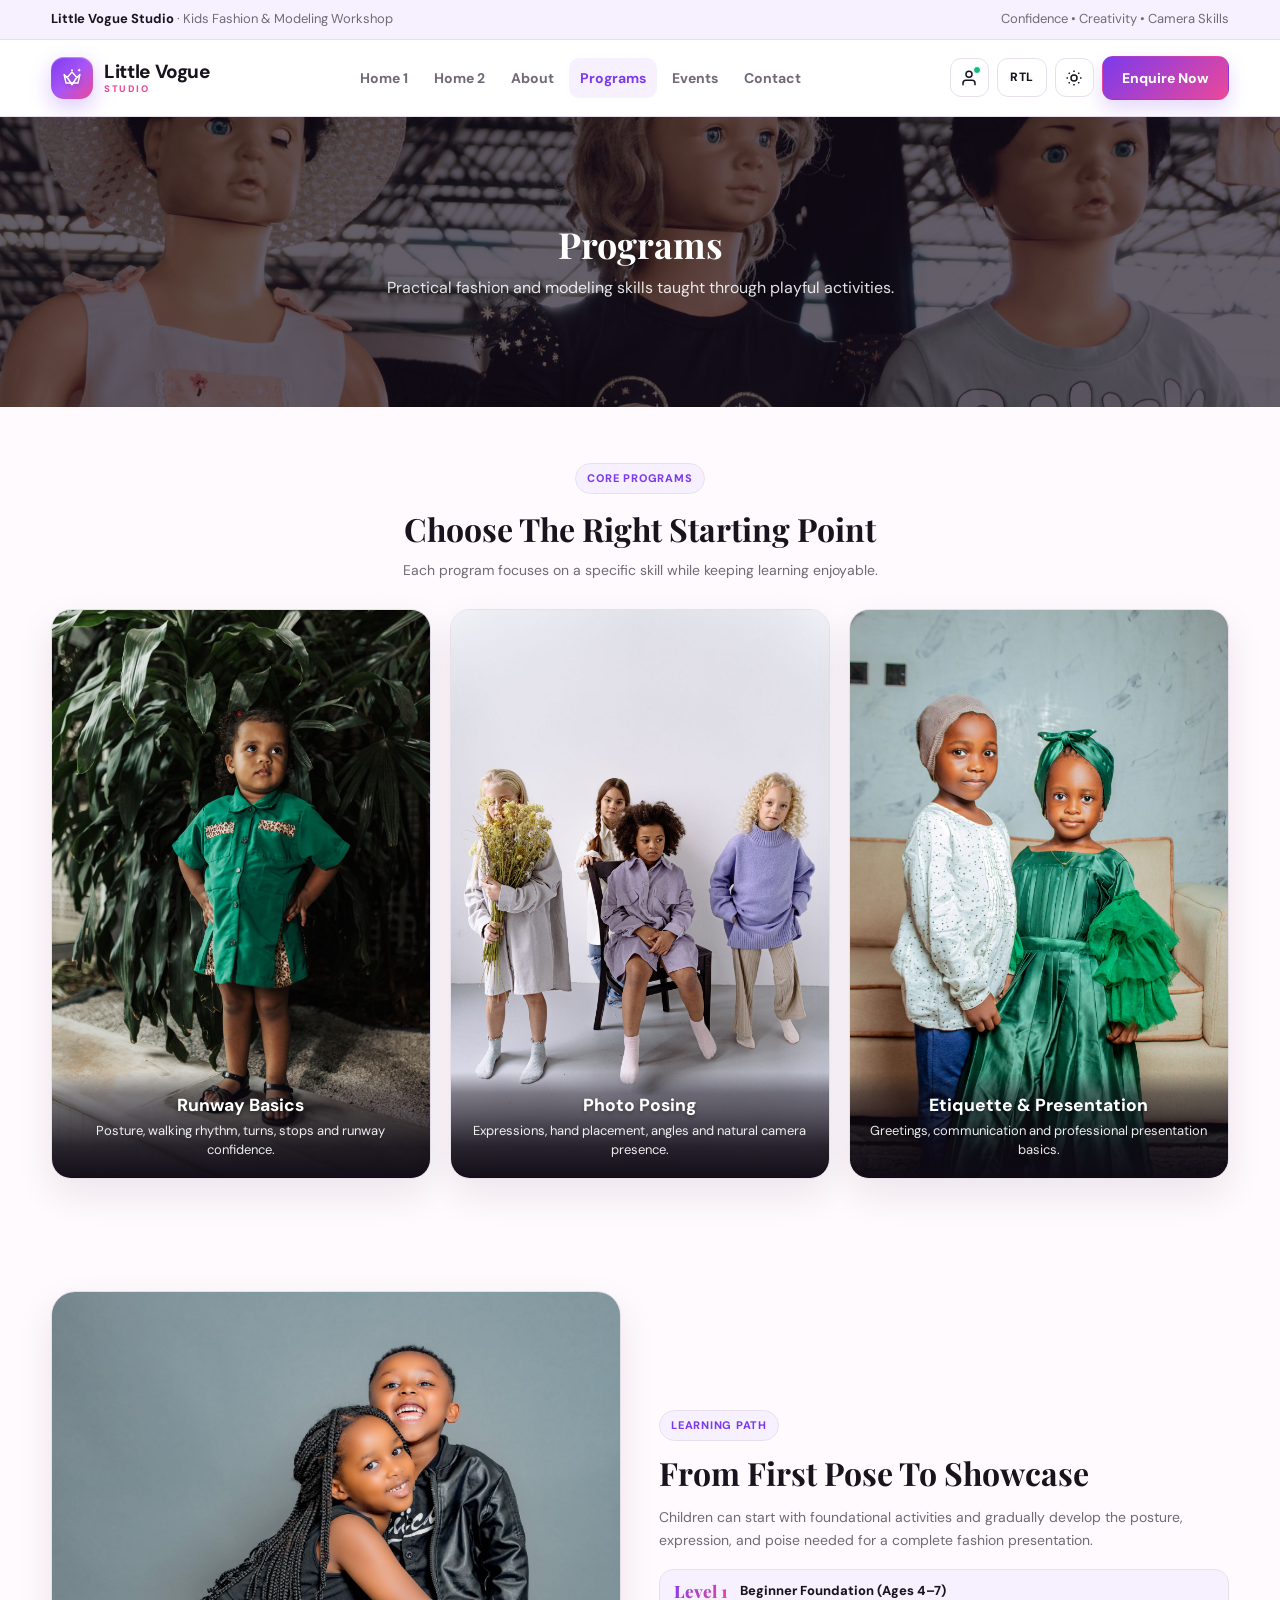
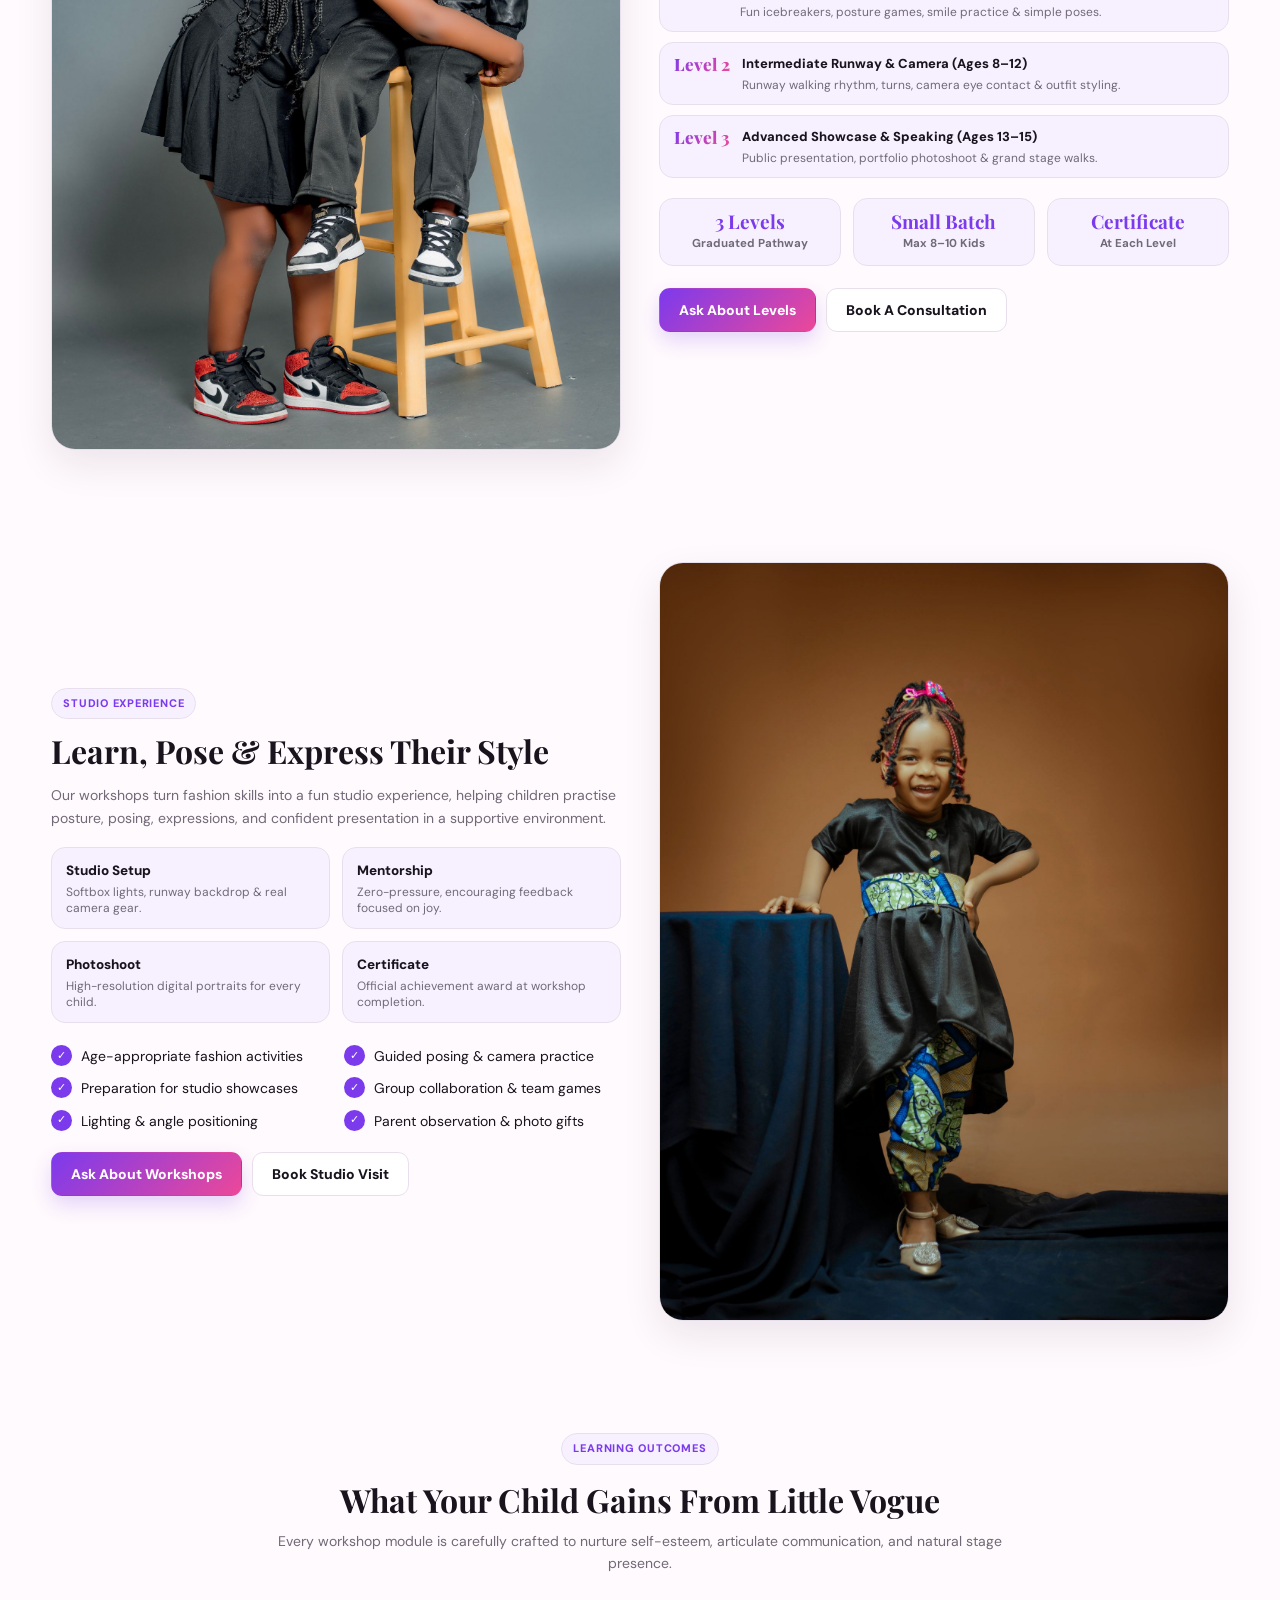
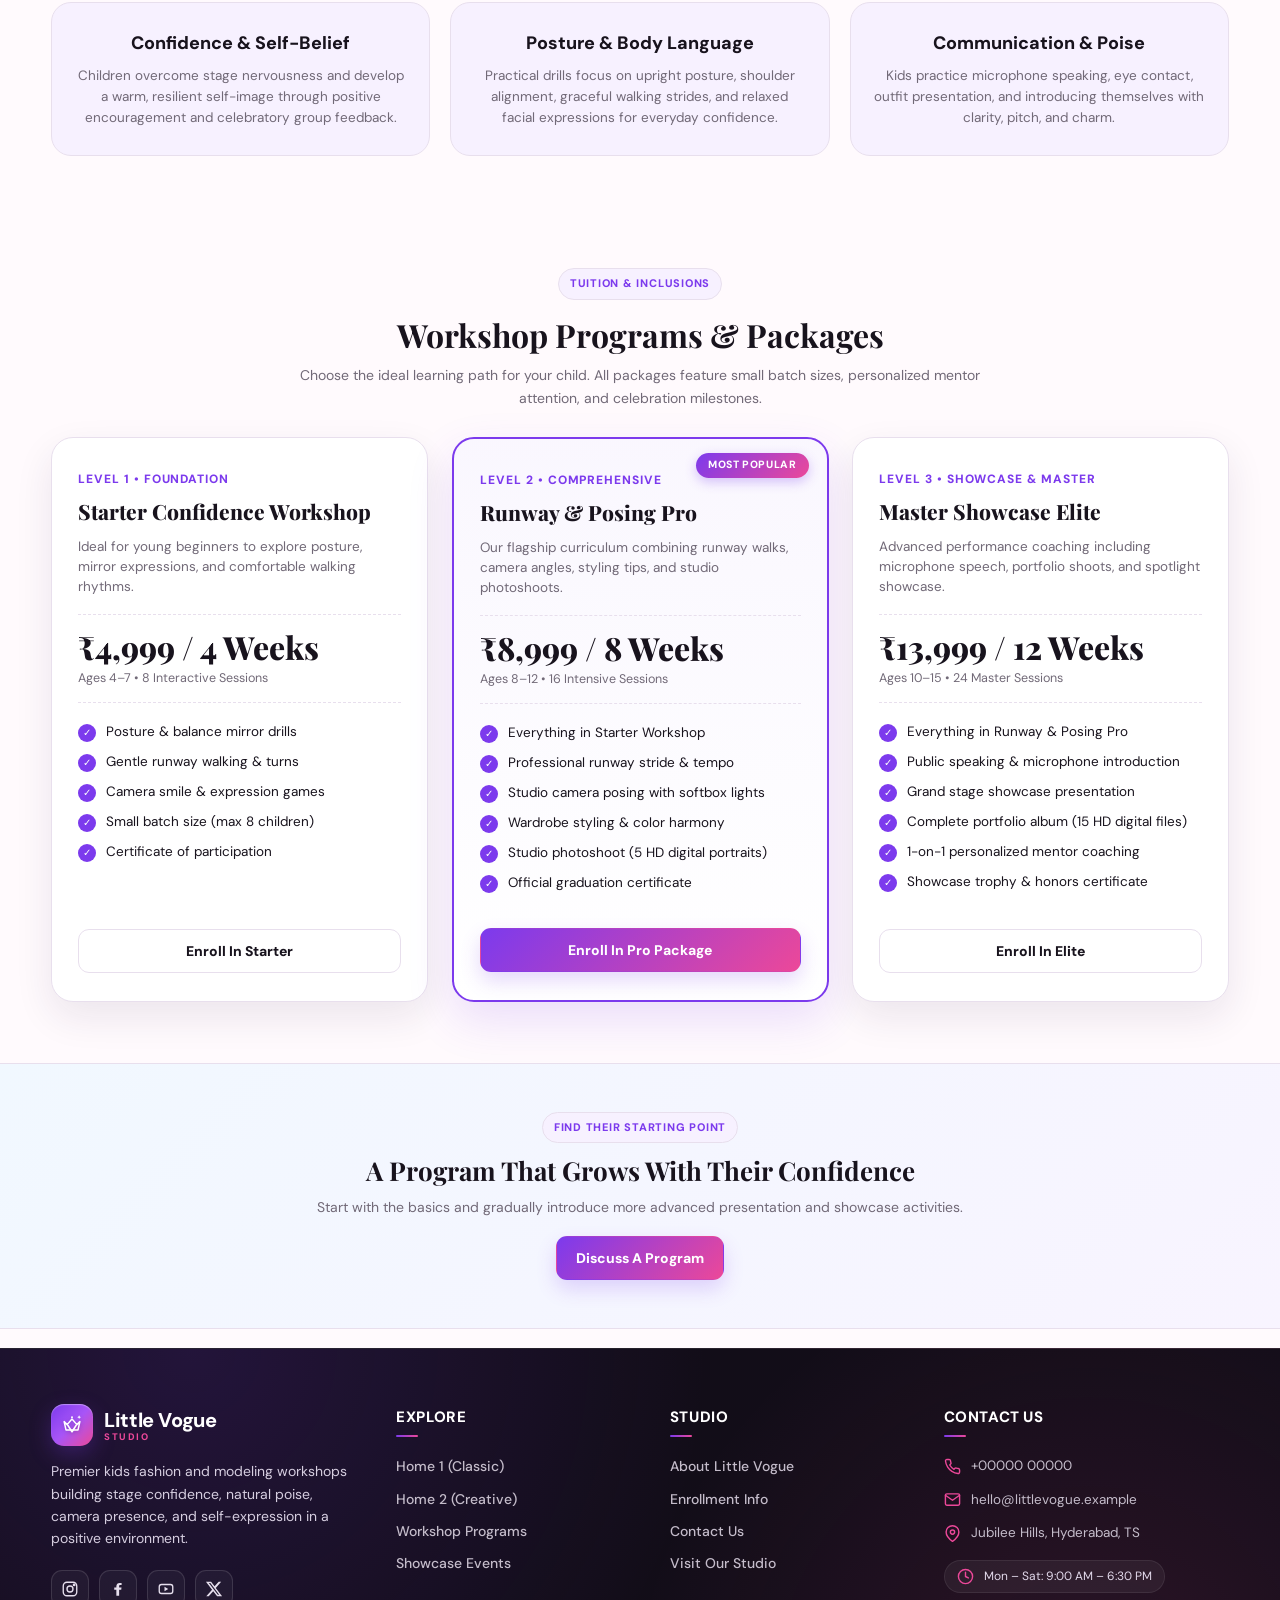
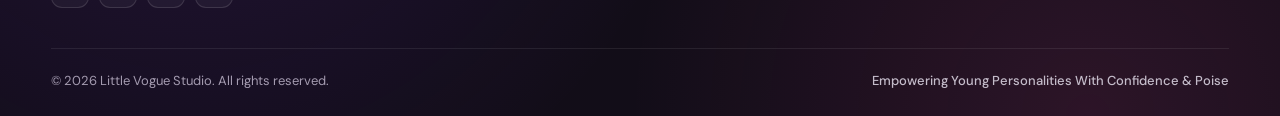
<file: programs.html>
<!DOCTYPE html>
<html lang="en" dir="ltr">
<head>
  <meta charset="UTF-8">
  <meta name="viewport" content="width=device-width, initial-scale=1.0">
  <meta name="description" content="Little Vogue Studio Programs - Runway Basics, Photo Posing, Etiquette & Presentation, and Showcase Preparation for kids.">
  <title>Programs | Little Vogue Studio</title>
  <link rel="icon" type="image/svg+xml" href="assets/favicon.svg">
  <link rel="preconnect" href="https://fonts.googleapis.com">
  <link rel="preconnect" href="https://fonts.gstatic.com" crossorigin>
  <link href="https://fonts.googleapis.com/css2?family=DM+Sans:wght@400;500;600;700;800&family=Playfair+Display:wght@600;700;800&display=swap" rel="stylesheet">
  <link rel="stylesheet" href="css/style.css">
</head>
<body>
  <!-- =========================================================
  TOP BAR
  ========================================================= -->
  <div class="topbar">
    <div class="container topbar-inner">
      <span><strong>Little Vogue Studio</strong> · Kids Fashion & Modeling Workshop</span>
      <span>Confidence • Creativity • Camera Skills</span>
    </div>
  </div>

  <!-- =========================================================
  NAVBAR
  ========================================================= -->
  <nav class="navbar">
    <div class="container nav-inner">
      <a class="logo" href="index.html">
        <span class="logo-mark" aria-hidden="true">
          <svg viewBox="0 0 32 32" fill="none" xmlns="http://www.w3.org/2000/svg">
            <path d="M5.5 11.5L9.5 15.5L16 8L22.5 15.5L26.5 11.5L24 22.5H8L5.5 11.5Z" stroke="currentColor" stroke-width="2" stroke-linecap="round" stroke-linejoin="round"/>
            <path d="M10.5 16.5L16 25L21.5 16.5" stroke="currentColor" stroke-width="2.2" stroke-linecap="round" stroke-linejoin="round"/>
            <path d="M25.5 3L26.2 4.8L28 5.5L26.2 6.2L25.5 8L24.8 6.2L23 5.5L24.8 4.8L25.5 3Z" fill="currentColor"/>
            <circle cx="16" cy="5.5" r="1.3" fill="currentColor"/>
          </svg>
        </span>
        <span class="logo-text">
          <span class="logo-text-main">Little Vogue</span>
          <span class="logo-text-sub">STUDIO</span>
        </span>
      </a>
      <div class="nav-links" id="navLinks">
        <a href="index.html">Home 1</a>
        <a href="home2.html">Home 2</a>
        <a href="about.html">About</a>
        <a href="programs.html" class="active">Programs</a>
        <a href="events.html">Events</a>
        <a href="contact.html">Contact</a>
      </div>
      <div class="nav-actions">
        <div class="nav-controls" id="navControls">
          <button class="icon-btn profile-control" id="profileBtn" aria-label="Student & Parent Profile Portal" title="Profile Portal">
            <svg viewBox="0 0 24 24" fill="none" stroke="currentColor" stroke-width="2" stroke-linecap="round" stroke-linejoin="round">
              <path d="M20 21v-2a4 4 0 0 0-4-4H8a4 4 0 0 0-4 4v2"/>
              <circle cx="12" cy="7" r="4"/>
            </svg>
          </button>
          <button class="icon-btn rtl-control" id="rtlBtn" aria-label="Toggle RTL" title="Toggle RTL">RTL</button>
          <button class="icon-btn theme-control" id="themeBtn" aria-label="Toggle theme" title="Toggle Theme">
            <svg viewBox="0 0 24 24" fill="none" stroke="currentColor" stroke-width="2">
              <circle cx="12" cy="12" r="4"/>
              <path d="M12 2v2M12 20v2M4.93 4.93l1.42 1.42M17.65 17.65l1.42 1.42M2 12h2M20 12h2M4.93 19.07l1.42-1.42M17.65 6.35l1.42-1.42"/>
            </svg>
          </button>
        </div>
        <a class="btn btn-primary nav-cta" href="contact.html">Enquire Now</a>
        <button class="icon-btn mobile-btn" id="mobileBtn" aria-label="Open menu">
          <svg viewBox="0 0 24 24" fill="none" stroke="currentColor" stroke-width="2">
            <path d="M4 6h16M4 12h16M4 18h16"/>
          </svg>
        </button>
      </div>
    </div>
  </nav>

  <!-- =========================================================
  MAIN CONTENT: PROGRAMS
  ========================================================= -->
  <main class="page-content">
    <section class="page-banner">
      <div class="page-banner-media">
        <img src="images/banner-programs.jpg"
             alt="Children's fashion display">
      </div>
      <div class="page-banner-overlay"></div>
      <div class="page-banner-content">
        <h1>Programs</h1>
        <p>Practical fashion and modeling skills taught through playful activities.</p>
      </div>
    </section>

    <!-- CORE PROGRAMS GRID -->
    <section>
      <div class="container reveal">
        <div class="section-head">
          <span class="eyebrow">Core Programs</span>
          <h2>Choose The Right Starting Point</h2>
          <p>Each program focuses on a specific skill while keeping learning enjoyable.</p>
        </div>
        <div class="grid grid-3">
          <article class="card">
            <div class="card-image">
              <img src="images/runway-basics.jpg"
                   alt="Child in green dress">
            </div>
            <div class="card-body">
              <h3>Runway Basics</h3>
              <p>Posture, walking rhythm, turns, stops and runway confidence.</p>
            </div>
          </article>
          <article class="card">
            <div class="card-image">
              <img src="images/hero-kids-studio.jpg"
                   alt="Children wearing stylish clothes in a modern studio">
            </div>
            <div class="card-body">
              <h3>Photo Posing</h3>
              <p>Expressions, hand placement, angles and natural camera presence.</p>
            </div>
          </article>
          <article class="card">
            <div class="card-image">
              <img src="images/etiquette-presentation.jpg"
                   alt="Children wearing stylish outfits">
            </div>
            <div class="card-body">
              <h3>Etiquette & Presentation</h3>
              <p>Greetings, communication and professional presentation basics.</p>
            </div>
          </article>
        </div>
      </div>
    </section>

    <!-- LEARNING PATH FEATURE -->
    <section>
      <div class="container">
        <div class="feature">
          <div class="feature-image reveal-left">
            <img src="images/learning-path.jpg"
                 alt="Children in stylish outfits during a studio fashion session">
          </div>
          <div class="feature-copy reveal-right">
            <span class="eyebrow">Learning Path</span>
            <h2>From First Pose To Showcase</h2>
            <p>
              Children can start with foundational activities and gradually develop the posture, expression, and poise needed for a complete fashion presentation.
            </p>
            <div class="journey-steps">
              <div class="j-step">
                <span class="j-num">Level 1</span>
                <div>
                  <strong>Beginner Foundation (Ages 4–7)</strong>
                  <p>Fun icebreakers, posture games, smile practice & simple poses.</p>
                </div>
              </div>
              <div class="j-step">
                <span class="j-num">Level 2</span>
                <div>
                  <strong>Intermediate Runway & Camera (Ages 8–12)</strong>
                  <p>Runway walking rhythm, turns, camera eye contact & outfit styling.</p>
                </div>
              </div>
              <div class="j-step">
                <span class="j-num">Level 3</span>
                <div>
                  <strong>Advanced Showcase & Speaking (Ages 13–15)</strong>
                  <p>Public presentation, portfolio photoshoot & grand stage walks.</p>
                </div>
              </div>
            </div>
            <div class="feature-stats">
              <div class="f-stat">
                <strong>3 Levels</strong>
                <span>Graduated Pathway</span>
              </div>
              <div class="f-stat">
                <strong>Small Batch</strong>
                <span>Max 8–10 Kids</span>
              </div>
              <div class="f-stat">
                <strong>Certificate</strong>
                <span>At Each Level</span>
              </div>
            </div>
            <div class="feature-actions">
              <a class="btn btn-primary" href="contact.html">Ask About Levels</a>
              <a class="btn btn-outline" href="contact.html">Book A Consultation</a>
            </div>
          </div>
        </div>
      </div>
    </section>

    <!-- STUDIO EXPERIENCE FEATURE REVERSE -->
    <section>
      <div class="container">
        <div class="feature reverse">
          <div class="feature-image reveal-right">
            <img src="images/studio-experience-workshop.jpg"
                 alt="Child model posing in a colorful studio fashion session">
          </div>
          <div class="feature-copy reveal-left">
            <span class="eyebrow">Studio Experience</span>
            <h2>Learn, Pose & Express Their Style</h2>
            <p>
              Our workshops turn fashion skills into a fun studio experience, helping children practise posture, posing, expressions, and confident presentation in a supportive environment.
            </p>
            <div class="feature-pillars">
              <div class="pillar-card">
                <div class="pillar-info">
                  <h4>Studio Setup</h4>
                  <p>Softbox lights, runway backdrop & real camera gear.</p>
                </div>
              </div>
              <div class="pillar-card">
                <div class="pillar-info">
                  <h4>Mentorship</h4>
                  <p>Zero-pressure, encouraging feedback focused on joy.</p>
                </div>
              </div>
              <div class="pillar-card">
                <div class="pillar-info">
                  <h4>Photoshoot</h4>
                  <p>High-resolution digital portraits for every child.</p>
                </div>
              </div>
              <div class="pillar-card">
                <div class="pillar-info">
                  <h4>Certificate</h4>
                  <p>Official achievement award at workshop completion.</p>
                </div>
              </div>
            </div>
            <ul class="check-list grid-checks">
              <li><span class="check">✓</span>Age-appropriate fashion activities</li>
              <li><span class="check">✓</span>Guided posing & camera practice</li>
              <li><span class="check">✓</span>Preparation for studio showcases</li>
              <li><span class="check">✓</span>Group collaboration & team games</li>
              <li><span class="check">✓</span>Lighting & angle positioning</li>
              <li><span class="check">✓</span>Parent observation & photo gifts</li>
            </ul>
            <div class="feature-actions">
              <a class="btn btn-primary" href="contact.html">Ask About Workshops</a>
              <a class="btn btn-outline" href="contact.html">Book Studio Visit</a>
            </div>
          </div>
        </div>
      </div>
    </section>

    <!-- PROGRAM LEARNING OUTCOMES -->
    <section>
      <div class="container reveal">
        <div class="section-head">
          <span class="eyebrow">Learning Outcomes</span>
          <h2>What Your Child Gains From Little Vogue</h2>
          <p>Every workshop module is carefully crafted to nurture self-esteem, articulate communication, and natural stage presence.</p>
        </div>
        <div class="info-strip-grid">
          <div class="info-card">
            <h3>Confidence & Self-Belief</h3>
            <p>Children overcome stage nervousness and develop a warm, resilient self-image through positive encouragement and celebratory group feedback.</p>
          </div>
          <div class="info-card">
            <h3>Posture & Body Language</h3>
            <p>Practical drills focus on upright posture, shoulder alignment, graceful walking strides, and relaxed facial expressions for everyday confidence.</p>
          </div>
          <div class="info-card">
            <h3>Communication & Poise</h3>
            <p>Kids practice microphone speaking, eye contact, outfit presentation, and introducing themselves with clarity, pitch, and charm.</p>
          </div>
        </div>
      </div>
    </section>

    <!-- WORKSHOP PROGRAMS PACKAGES SECTION (Client Point 9) -->
    <section id="packages">
      <div class="container reveal">
        <div class="section-head">
          <span class="eyebrow">Tuition & Inclusions</span>
          <h2>Workshop Programs & Packages</h2>
          <p>Choose the ideal learning path for your child. All packages feature small batch sizes, personalized mentor attention, and celebration milestones.</p>
        </div>
        <div class="packages-grid">
          <!-- PACKAGE 1 -->
          <div class="package-card">
            <span class="package-level">Level 1 • Foundation</span>
            <h3 class="package-title">Starter Confidence Workshop</h3>
            <p class="package-desc">Ideal for young beginners to explore posture, mirror expressions, and comfortable walking rhythms.</p>
            <div class="package-price-wrap">
              <div class="package-price">₹4,999 <span>/ 4 Weeks</span></div>
              <div class="package-price-meta">Ages 4–7 • 8 Interactive Sessions</div>
            </div>
            <ul class="package-features">
              <li><span class="check">✓</span>Posture & balance mirror drills</li>
              <li><span class="check">✓</span>Gentle runway walking & turns</li>
              <li><span class="check">✓</span>Camera smile & expression games</li>
              <li><span class="check">✓</span>Small batch size (max 8 children)</li>
              <li><span class="check">✓</span>Certificate of participation</li>
            </ul>
            <div class="package-action">
              <a class="btn btn-outline" href="contact.html?package=starter">Enroll In Starter</a>
            </div>
          </div>

          <!-- PACKAGE 2 -->
          <div class="package-card popular">
            <span class="popular-badge">Most Popular</span>
            <span class="package-level">Level 2 • Comprehensive</span>
            <h3 class="package-title">Runway & Posing Pro</h3>
            <p class="package-desc">Our flagship curriculum combining runway walks, camera angles, styling tips, and studio photoshoots.</p>
            <div class="package-price-wrap">
              <div class="package-price">₹8,999 <span>/ 8 Weeks</span></div>
              <div class="package-price-meta">Ages 8–12 • 16 Intensive Sessions</div>
            </div>
            <ul class="package-features">
              <li><span class="check">✓</span>Everything in Starter Workshop</li>
              <li><span class="check">✓</span>Professional runway stride & tempo</li>
              <li><span class="check">✓</span>Studio camera posing with softbox lights</li>
              <li><span class="check">✓</span>Wardrobe styling & color harmony</li>
              <li><span class="check">✓</span>Studio photoshoot (5 HD digital portraits)</li>
              <li><span class="check">✓</span>Official graduation certificate</li>
            </ul>
            <div class="package-action">
              <a class="btn btn-primary" href="contact.html?package=pro">Enroll In Pro Package</a>
            </div>
          </div>

          <!-- PACKAGE 3 -->
          <div class="package-card">
            <span class="package-level">Level 3 • Showcase & Master</span>
            <h3 class="package-title">Master Showcase Elite</h3>
            <p class="package-desc">Advanced performance coaching including microphone speech, portfolio shoots, and spotlight showcase.</p>
            <div class="package-price-wrap">
              <div class="package-price">₹13,999 <span>/ 12 Weeks</span></div>
              <div class="package-price-meta">Ages 10–15 • 24 Master Sessions</div>
            </div>
            <ul class="package-features">
              <li><span class="check">✓</span>Everything in Runway & Posing Pro</li>
              <li><span class="check">✓</span>Public speaking & microphone introduction</li>
              <li><span class="check">✓</span>Grand stage showcase presentation</li>
              <li><span class="check">✓</span>Complete portfolio album (15 HD digital files)</li>
              <li><span class="check">✓</span>1-on-1 personalized mentor coaching</li>
              <li><span class="check">✓</span>Showcase trophy & honors certificate</li>
            </ul>
            <div class="package-action">
              <a class="btn btn-outline" href="contact.html?package=elite">Enroll In Elite</a>
            </div>
          </div>
        </div>
      </div>
    </section>

    <!-- COLORED AREA ABOVE FOOTER -->
    <section class="page-bottom-section programs-bottom">
      <div class="container bottom-inner reveal">
        <span class="eyebrow">Find Their Starting Point</span>
        <h2>A Program That Grows With Their Confidence</h2>
        <p>
          Start with the basics and gradually introduce more advanced
          presentation and showcase activities.
        </p>
        <a class="btn btn-primary" href="contact.html">Discuss A Program</a>
      </div>
    </section>
  </main>

  <!-- 0.5 CM GAP ABOVE FOOTER -->
  <div class="footer-gap"></div>

  <!-- =========================================================
  FOOTER
  ========================================================= -->
  <footer>
    <div class="container">
      <div class="footer-grid">
        <div class="footer-brand">
          <a class="logo" href="index.html">
            <span class="logo-mark" aria-hidden="true">
              <svg viewBox="0 0 32 32" fill="none" xmlns="http://www.w3.org/2000/svg">
                <path d="M5.5 11.5L9.5 15.5L16 8L22.5 15.5L26.5 11.5L24 22.5H8L5.5 11.5Z" stroke="currentColor" stroke-width="2" stroke-linecap="round" stroke-linejoin="round"/>
                <path d="M10.5 16.5L16 25L21.5 16.5" stroke="currentColor" stroke-width="2.2" stroke-linecap="round" stroke-linejoin="round"/>
                <path d="M25.5 3L26.2 4.8L28 5.5L26.2 6.2L25.5 8L24.8 6.2L23 5.5L24.8 4.8L25.5 3Z" fill="currentColor"/>
                <circle cx="16" cy="5.5" r="1.3" fill="currentColor"/>
              </svg>
            </span>
            <span class="logo-text">
              <span class="logo-text-main">Little Vogue</span>
              <span class="logo-text-sub">STUDIO</span>
            </span>
          </a>
          <p>
            Premier kids fashion and modeling workshops building stage confidence, natural poise, camera presence, and self-expression in a positive environment.
          </p>
          <div class="socials">
            <a class="social" href="#" aria-label="Instagram" title="Instagram">
              <svg viewBox="0 0 24 24" fill="none" stroke="currentColor" stroke-width="1.8">
                <rect x="3" y="3" width="18" height="18" rx="5"/>
                <circle cx="12" cy="12" r="4"/>
                <circle cx="17.5" cy="6.5" r="1"/>
              </svg>
            </a>
            <a class="social" href="#" aria-label="Facebook" title="Facebook">
              <svg viewBox="0 0 24 24" fill="currentColor">
                <path d="M13.5 21v-8h2.8l.4-3h-3.2V8.1c0-.9.3-1.5 1.6-1.5h1.7V4c-.3 0-1.4-.1-2.6-.1-2.6 0-4.4 1.6-4.4 4.5V10H7v3h2.8v8z"/>
              </svg>
            </a>
            <a class="social" href="#" aria-label="YouTube" title="YouTube">
              <svg viewBox="0 0 24 24" fill="none" stroke="currentColor" stroke-width="1.8">
                <rect x="3" y="6" width="18" height="12" rx="3"/>
                <path d="m10 9 5 3-5 3z" fill="currentColor" stroke="none"/>
              </svg>
            </a>
            <a class="social" href="#" aria-label="X (Twitter)" title="X (Twitter)">
              <svg viewBox="0 0 24 24" fill="currentColor">
                <path d="M18.244 2.25h3.308l-7.227 8.26 8.502 11.24H16.17l-5.214-6.817L4.99 21.75H1.68l7.73-8.835L1.254 2.25H8.08l4.713 6.231zm-1.161 17.52h1.833L7.084 4.126H5.117z"/>
              </svg>
            </a>
          </div>
        </div>

        <div>
          <div class="footer-title">Explore</div>
          <div class="footer-links">
            <a href="index.html">Home 1 (Classic)</a>
            <a href="home2.html">Home 2 (Creative)</a>
            <a href="programs.html">Workshop Programs</a>
            <a href="events.html">Showcase Events</a>
          </div>
        </div>

        <div>
          <div class="footer-title">Studio</div>
          <div class="footer-links">
            <a href="about.html">About Little Vogue</a>
            <a href="contact.html">Enrollment Info</a>
            <a href="contact.html">Contact Us</a>
            <a href="contact.html">Visit Our Studio</a>
          </div>
        </div>

        <div>
          <div class="footer-title">Contact Us</div>
          <div class="footer-contact-list">
            <a href="tel:+0000000000" class="footer-contact-item">
              <svg viewBox="0 0 24 24" fill="none" stroke="currentColor" stroke-width="2" stroke-linecap="round" stroke-linejoin="round">
                <path d="M22 16.92v3a2 2 0 0 1-2.18 2 19.79 19.79 0 0 1-8.63-3.07 19.5 19.5 0 0 1-6-6 19.79 19.79 0 0 1-3.07-8.67A2 2 0 0 1 4.11 2h3a2 2 0 0 1 2 1.72 12.84 12.84 0 0 0 .7 2.81 2 2 0 0 1-.45 2.11L8.09 9.91a16 16 0 0 0 6 6l1.27-1.27a2 2 0 0 1 2.11-.45 12.84 12.84 0 0 0 2.81.7A2 2 0 0 1 22 16.92z"/>
              </svg>
              <span>+00000 00000</span>
            </a>
            <a href="mailto:hello@littlevogue.example" class="footer-contact-item">
              <svg viewBox="0 0 24 24" fill="none" stroke="currentColor" stroke-width="2" stroke-linecap="round" stroke-linejoin="round">
                <path d="M4 4h16c1.1 0 2 .9 2 2v12c0 1.1-.9 2-2 2H4c-1.1 0-2-.9-2-2V6c0-1.1.9-2 2-2z"/>
                <polyline points="22,6 12,13 2,6"/>
              </svg>
              <span>hello@littlevogue.example</span>
            </a>
            <div class="footer-contact-item">
              <svg viewBox="0 0 24 24" fill="none" stroke="currentColor" stroke-width="2" stroke-linecap="round" stroke-linejoin="round">
                <path d="M21 10c0 7-9 13-9 13s-9-6-9-13a9 9 0 0 1 18 0z"/>
                <circle cx="12" cy="10" r="3"/>
              </svg>
              <span>Jubilee Hills, Hyderabad, TS</span>
            </div>
            <div class="footer-contact-item badge-item">
              <svg viewBox="0 0 24 24" fill="none" stroke="currentColor" stroke-width="2" stroke-linecap="round" stroke-linejoin="round">
                <circle cx="12" cy="12" r="10"/>
                <polyline points="12 6 12 12 16 14"/>
              </svg>
              <span>Mon – Sat: 9:00 AM – 6:30 PM</span>
            </div>
          </div>
        </div>
      </div>

      <div class="footer-bottom">
        <span>© 2026 Little Vogue Studio. All rights reserved.</span>
        <span class="footer-bottom-tag">Empowering Young Personalities With Confidence & Poise</span>
      </div>
    </div>
  </footer>

  <!-- =========================================================
  PROFILE PORTAL MODAL (Dashboard Controls Point 3)
  ========================================================= -->
  <div class="profile-modal-overlay" id="profileModal" role="dialog" aria-modal="true" aria-labelledby="profileModalTitle">
    <div class="profile-modal">
      <div class="profile-modal-header">
        <h3 id="profileModalTitle">
          <svg viewBox="0 0 24 24" fill="none" stroke="currentColor" stroke-width="2" width="18" height="18">
            <path d="M20 21v-2a4 4 0 0 0-4-4H8a4 4 0 0 0-4 4v2"/>
            <circle cx="12" cy="7" r="4"/>
          </svg>
          Parent & Student Portal
        </h3>
        <button class="profile-modal-close" id="profileModalClose" aria-label="Close Profile Portal">&times;</button>
      </div>
      <div class="profile-modal-body">
        <div class="profile-student-card">
          <div class="profile-avatar">LV</div>
          <div class="profile-meta">
            <strong>Anya & Kabir Sharma</strong>
            <span>Enrolled • Runway & Posing Pro</span>
            <div class="profile-status-badge">● Active Workshop Batch</div>
          </div>
        </div>
        <div class="profile-detail-row">
          <span>Current Session</span>
          <strong>Week 4: Camera Angles & Poise</strong>
        </div>
        <div class="profile-detail-row">
          <span>Batch Schedule</span>
          <strong>Saturdays 10:30 AM – 12:00 PM</strong>
        </div>
        <div class="profile-detail-row">
          <span>Lead Mentor</span>
          <strong>Elena Vance (Runway Coach)</strong>
        </div>
        <div class="profile-detail-row">
          <span>Upcoming Showcase</span>
          <strong>Spring Showcase Gala (April 2026)</strong>
        </div>
      </div>
      <div class="profile-modal-footer">
        <a class="btn btn-outline" href="contact.html">Message Mentor</a>
        <a class="btn btn-primary" href="programs.html">View Schedule</a>
      </div>
    </div>
  </div>

  <div id="toast">Enquiry submitted successfully.</div>
  <script src="js/script.js"></script>
</body>
</html>
</file>
<file: css/style.css>
:root {
  --bg: #fffafd;
  --surface: #fff;
  --surface2: #f7f1ff;
  --text: #18131d;
  --muted: #716977;
  --primary: #7c3aed;
  --primary2: #a855f7;
  --accent: #ec4899;
  --border: #e8dfed;
  --shadow: 0 15px 38px rgba(42, 20, 65, .09);
  --radius: 20px;
}

html.dark {
  --bg: #100d15;
  --surface: #19151f;
  --surface2: #211a29;
  --text: #faf7fc;
  --muted: #b9afc2;
  --primary: #7c3aed;
  --primary2: #a855f7;
  --accent: #ec4899;
  --border: #352c3d;
  --shadow: 0 15px 38px rgba(0, 0, 0, .28);
}

* {
  box-sizing: border-box;
}

html {
  scroll-behavior: smooth;
  overflow-x: clip;
}

body {
  margin: 0;
  background: var(--bg);
  color: var(--text);
  font-family: "DM Sans", sans-serif;
  line-height: 1.6;
  overflow-x: clip;
  transition: background-color .3s ease, color .3s ease;
}

img {
  display: block;
  width: 100%;
  max-width: 100%;
}

a {
  text-decoration: none;
  color: inherit;
}

button, input, textarea, select {
  font: inherit;
}

.container {
  width: min(1180px, 92%);
  margin: auto;
}

/* =========================================================
TOP BAR
========================================================= */
.topbar {
  padding: 9px 0;
  background: var(--surface2);
  border-bottom: 1px solid var(--border);
  font-size: 13px;
  color: var(--muted);
}

.topbar-inner {
  display: flex;
  justify-content: space-between;
  align-items: center;
  gap: 15px;
}

.topbar strong {
  color: var(--text);
}

/* =========================================================
NAVIGATION
========================================================= */
.navbar {
  position: -webkit-sticky;
  position: sticky;
  top: 0;
  z-index: 1000;
  background: color-mix(in srgb, var(--surface) 95%, transparent);
  backdrop-filter: blur(15px);
  -webkit-backdrop-filter: blur(15px);
  border-bottom: 1px solid var(--border);
  transition: background-color .3s ease, border-color .3s ease, box-shadow .3s ease;
}

.navbar.scrolled {
  background: color-mix(in srgb, var(--surface) 98%, transparent);
  box-shadow: 0 8px 24px rgba(42, 20, 65, 0.08);
  border-bottom-color: color-mix(in srgb, var(--border) 80%, transparent);
}

html.dark .navbar.scrolled {
  background: color-mix(in srgb, var(--surface) 98%, transparent);
  box-shadow: 0 10px 30px rgba(0, 0, 0, 0.5);
}

.nav-inner {
  min-height: 76px;
  display: flex;
  align-items: center;
  justify-content: space-between;
  gap: 20px;
}

.logo {
  display: inline-flex;
  align-items: center;
  gap: 11px;
  text-decoration: none;
  color: var(--text);
  transition: transform 0.25s cubic-bezier(0.34, 1.56, 0.64, 1);
}

.logo:hover {
  transform: translateY(-1px);
}

.logo-mark {
  width: 42px;
  height: 42px;
  border-radius: 13px;
  display: grid;
  place-items: center;
  color: #fff;
  background: linear-gradient(135deg, #7c3aed 0%, #a855f7 50%, #ec4899 100%);
  box-shadow: 0 8px 22px rgba(124, 58, 237, 0.28), inset 0 1px 1px rgba(255, 255, 255, 0.4);
  position: relative;
  transition: all 0.3s cubic-bezier(0.34, 1.56, 0.64, 1);
  flex-shrink: 0;
}

.logo:hover .logo-mark {
  box-shadow: 0 12px 28px rgba(236, 72, 153, 0.45), inset 0 1px 1px rgba(255, 255, 255, 0.6);
  transform: rotate(-4deg) scale(1.06);
}

.logo-mark svg {
  width: 24px;
  height: 24px;
  filter: drop-shadow(0 1px 2px rgba(0, 0, 0, 0.2));
  transition: transform 0.3s ease;
}

.logo:hover .logo-mark svg {
  transform: scale(1.05);
}

.logo-text {
  display: flex;
  flex-direction: column;
  justify-content: center;
  line-height: 1.1;
}

.logo-text-main {
  font-family: "DM Sans", sans-serif;
  font-weight: 800;
  font-size: 19px;
  letter-spacing: -0.02em;
  color: var(--text);
  transition: color 0.2s ease;
}

.logo-text-sub {
  font-size: 9.5px;
  font-weight: 800;
  letter-spacing: 0.16em;
  text-transform: uppercase;
  color: var(--accent);
  margin-top: 1px;
}

.nav-links {
  display: flex;
  align-items: center;
  gap: 4px;
}

.nav-links a:not(.btn):not(.nav-cta) {
  padding: 9px 11px;
  border-radius: 10px;
  color: var(--muted);
  font-size: 14px;
  font-weight: 700;
  transition: .2s ease;
}

.nav-links a:not(.btn):not(.nav-cta):hover,
.nav-links a:not(.btn):not(.nav-cta).active {
  color: var(--primary);
  background: var(--surface2);
}

.nav-actions {
  display: flex;
  align-items: center;
  gap: 8px;
}

.nav-controls {
  display: flex;
  align-items: center;
  gap: 8px;
}

.icon-btn {
  width: 39px;
  height: 39px;
  display: grid;
  place-items: center;
  border: 1px solid var(--border);
  border-radius: 11px;
  background: var(--surface);
  color: var(--text);
  cursor: pointer;
  transition: all .2s ease;
  position: relative;
}

.icon-btn:hover {
  border-color: var(--primary);
  color: var(--primary);
  transform: translateY(-2px);
  box-shadow: 0 4px 14px rgba(124, 58, 237, 0.15);
}

.icon-btn:active {
  transform: translateY(0);
}

.icon-btn svg {
  width: 18px;
  height: 18px;
  display: block;
}

.profile-control {
  position: relative;
}

.profile-control::after {
  content: "";
  position: absolute;
  top: 7px;
  right: 7px;
  width: 6px;
  height: 6px;
  border-radius: 50%;
  background: #10b981;
  border: 1.5px solid var(--surface);
}

.rtl-control {
  width: 50px;
  font-size: 12px;
  font-weight: 800;
  letter-spacing: .03em;
}

/* Profile Portal Modal (Client Dashboard Point 3) */
.profile-modal-overlay {
  position: fixed;
  inset: 0;
  z-index: 3000;
  background: rgba(16, 13, 21, 0.65);
  backdrop-filter: blur(8px);
  -webkit-backdrop-filter: blur(8px);
  display: grid;
  place-items: center;
  padding: 20px;
  opacity: 0;
  visibility: hidden;
  transition: opacity .3s ease, visibility .3s ease;
}

.profile-modal-overlay.active {
  opacity: 1;
  visibility: visible;
}

.profile-modal {
  width: min(440px, 94%);
  background: var(--surface);
  border: 1px solid var(--border);
  border-radius: 24px;
  box-shadow: 0 25px 60px rgba(0, 0, 0, 0.35);
  overflow: hidden;
  transform: translateY(20px) scale(0.96);
  transition: transform .35s cubic-bezier(0.16, 1, 0.3, 1);
}

.profile-modal-overlay.active .profile-modal {
  transform: translateY(0) scale(1);
}

.profile-modal-header {
  padding: 18px 22px;
  background: linear-gradient(135deg, var(--surface2), var(--surface));
  border-bottom: 1px solid var(--border);
  display: flex;
  align-items: center;
  justify-content: space-between;
}

.profile-modal-header h3 {
  margin: 0;
  font-size: 16.5px;
  font-weight: 800;
  color: var(--text);
  display: flex;
  align-items: center;
  gap: 8px;
}

.profile-modal-close {
  background: transparent;
  border: none;
  font-size: 22px;
  line-height: 1;
  color: var(--muted);
  cursor: pointer;
  padding: 4px;
  border-radius: 8px;
  transition: color .2s ease;
}

.profile-modal-close:hover {
  color: var(--text);
}

.profile-modal-body {
  padding: 22px;
}

.profile-student-card {
  display: flex;
  align-items: center;
  gap: 14px;
  padding: 14px;
  background: var(--surface2);
  border-radius: 16px;
  border: 1px solid var(--border);
  margin-bottom: 18px;
}

.profile-avatar {
  width: 46px;
  height: 46px;
  border-radius: 50%;
  background: linear-gradient(135deg, var(--primary), var(--accent));
  color: #fff;
  display: grid;
  place-items: center;
  font-weight: 800;
  font-size: 17px;
  flex-shrink: 0;
}

.profile-meta strong {
  display: block;
  font-size: 15px;
  color: var(--text);
}

.profile-meta span {
  font-size: 12.5px;
  color: var(--muted);
}

.profile-status-badge {
  display: inline-flex;
  align-items: center;
  gap: 5px;
  font-size: 11.5px;
  font-weight: 700;
  color: #065f46;
  background: #d1fae5;
  padding: 3px 9px;
  border-radius: 999px;
  margin-top: 4px;
}

html.dark .profile-status-badge {
  background: #064e3b;
  color: #a7f3d0;
}

.profile-detail-row {
  display: flex;
  justify-content: space-between;
  padding: 9px 0;
  border-bottom: 1px dashed var(--border);
  font-size: 13px;
}

.profile-detail-row span {
  color: var(--muted);
}

.profile-detail-row strong {
  color: var(--text);
}

.profile-modal-footer {
  padding: 16px 22px;
  background: var(--surface2);
  border-top: 1px solid var(--border);
  display: flex;
  gap: 10px;
}

.profile-modal-footer .btn {
  flex: 1;
  font-size: 13px;
  min-height: 40px;
}

.mobile-btn {
  display: none;
}

.btn {
  min-height: 44px;
  display: inline-flex;
  align-items: center;
  justify-content: center;
  gap: 8px;
  padding: 0 19px;
  border-radius: 11px;
  border: 1px solid transparent;
  font-size: 14px;
  font-weight: 800;
  cursor: pointer;
  transition: .25s ease;
}

.btn-primary,
.nav-links a.btn-primary,
.nav-links .nav-cta {
  color: #ffffff !important;
  background: linear-gradient(135deg, var(--primary), var(--accent));
  box-shadow: 0 9px 20px rgba(124, 58, 237, .2);
}

.btn-primary:hover,
.nav-links a.btn-primary:hover,
.nav-links .nav-cta:hover {
  color: #ffffff !important;
  transform: translateY(-3px);
  box-shadow: 0 13px 25px rgba(124, 58, 237, .28);
}

.btn-outline {
  color: var(--text);
  background: var(--surface);
  border-color: var(--border);
}

.btn-outline:hover {
  color: var(--primary);
  border-color: var(--primary);
  transform: translateY(-2px);
}

/* =========================================================
SECTIONS & ANIMATIONS
========================================================= */
section {
  padding: 56px 0;
}

.page-content {
  animation: pageIn .45s ease both;
}

@keyframes pageIn {
  from {
    opacity: 0;
    transform: translateY(10px);
  }
  to {
    opacity: 1;
    transform: translateY(0);
  }
}

/* =========================================================
SCROLL ANIMATIONS
========================================================= */
.reveal {
  opacity: 0;
  transform: translateY(28px);
  transition: opacity .7s ease, transform .7s ease;
}

.reveal.show {
  opacity: 1;
  transform: none;
}

.reveal-left {
  opacity: 0;
  transform: translateX(-35px);
  transition: .75s ease;
}

.reveal-left.show {
  opacity: 1;
  transform: none;
}

.reveal-right {
  opacity: 0;
  transform: translateX(35px);
  transition: .75s ease;
}

.reveal-right.show {
  opacity: 1;
  transform: none;
}

/* =========================================================
HERO
========================================================= */
.hero {
  min-height: 600px;
  display: flex;
  align-items: center;
  position: relative;
  overflow: hidden;
  isolation: isolate;
}

.hero-media {
  position: absolute;
  inset: 0;
  z-index: -2;
}

.hero-media img {
  width: 100%;
  height: 100%;
  object-fit: cover;
  animation: heroZoom 10s ease-in-out infinite alternate;
}

@keyframes heroZoom {
  from {
    transform: scale(1);
  }
  to {
    transform: scale(1.06);
  }
}

.hero-overlay {
  position: absolute;
  inset: 0;
  z-index: -1;
  background: linear-gradient(
    180deg,
    rgba(14, 9, 19, 0.45) 0%,
    rgba(14, 9, 19, 0.68) 50%,
    rgba(14, 9, 19, 0.85) 100%
  );
}

.hero-content {
  width: min(800px, 100%);
  margin: 0 auto;
  color: #fff;
  text-align: center;
  display: flex;
  flex-direction: column;
  align-items: center;
}

.eyebrow {
  display: inline-flex;
  padding: 6px 11px;
  border-radius: 50px;
  background: var(--surface2);
  color: var(--primary);
  border: 1px solid var(--border);
  font-size: 11px;
  font-weight: 800;
  letter-spacing: .07em;
  text-transform: uppercase;
  margin-bottom: 12px;
}

.hero .eyebrow {
  background: rgba(255, 255, 255, .13);
  border-color: rgba(255, 255, 255, .24);
  color: #fff;
}

.hero h1 {
  font-family: "Playfair Display", serif;
  font-size: clamp(28px, 4.2vw, 44px);
  line-height: 1.18;
  margin: 0 0 15px;
}

.hero p {
  max-width: 620px;
  margin: 0 auto 24px;
  color: rgba(255, 255, 255, .92);
  font-size: 15px;
  line-height: 1.6;
}

.hero-actions {
  display: flex;
  flex-wrap: wrap;
  justify-content: center;
  align-items: center;
  gap: 12px;
}

/* =========================================================
HOME 2 DISTINCT HERO: STUDIO SPLIT HERO LAYOUT
========================================================= */
.hero-studio {
  position: relative;
  padding: 56px 0 68px;
  overflow: hidden;
  contain: paint;
  isolation: isolate;
  background: radial-gradient(circle at 10% 20%, rgba(124, 58, 237, 0.05) 0%, transparent 40%),
              radial-gradient(circle at 90% 80%, rgba(236, 72, 153, 0.05) 0%, transparent 40%),
              var(--bg);
  border-bottom: 1px solid var(--border);
}

html.dark .hero-studio {
  background: radial-gradient(circle at 10% 20%, rgba(124, 58, 237, 0.14) 0%, transparent 45%),
              radial-gradient(circle at 90% 80%, rgba(236, 72, 153, 0.1) 0%, transparent 45%),
              var(--bg);
}

.hero-studio-bg {
  position: absolute;
  inset: 0;
  pointer-events: none;
  z-index: -1;
  overflow: hidden;
}

.hero-studio-glow {
  position: absolute;
  border-radius: 50%;
  filter: blur(80px);
  opacity: 0.6;
}

.hero-studio-glow.glow-1 {
  width: 440px;
  height: 440px;
  background: radial-gradient(circle, rgba(124, 58, 237, 0.28), transparent 70%);
  top: -120px;
  left: -80px;
}

.hero-studio-glow.glow-2 {
  width: 400px;
  height: 400px;
  background: radial-gradient(circle, rgba(236, 72, 153, 0.22), transparent 70%);
  bottom: -100px;
  right: -60px;
}

.hero-studio-container {
  width: min(1180px, 92%);
  max-width: 100%;
  margin: 0 auto;
  box-sizing: border-box;
}

.hero-studio-grid {
  display: grid;
  grid-template-columns: 1.15fr 0.95fr;
  gap: 48px;
  align-items: center;
  width: 100%;
  max-width: 100%;
  box-sizing: border-box;
}

/* Left Column Content */
.hero-studio-content {
  display: flex;
  flex-direction: column;
  align-items: flex-start;
  z-index: 2;
  width: 100%;
  max-width: 100%;
  min-width: 0;
  box-sizing: border-box;
}

.hero-studio-break-mob {
  display: none;
}

.hero-intake-badge {
  display: inline-flex;
  align-items: center;
  gap: 10px;
  padding: 6px 14px;
  border-radius: 999px;
  background: var(--surface2);
  border: 1px solid var(--border);
  color: var(--primary);
  font-size: 12.5px;
  font-weight: 700;
  margin-bottom: 18px;
  box-shadow: 0 4px 12px rgba(42, 20, 65, 0.04);
}

.pulse-indicator {
  width: 8px;
  height: 8px;
  border-radius: 50%;
  background: #10b981;
  box-shadow: 0 0 0 0 rgba(16, 185, 129, 0.7);
  animation: studioPulseGreen 2s infinite;
  flex-shrink: 0;
}

@keyframes studioPulseGreen {
  0% {
    transform: scale(0.95);
    box-shadow: 0 0 0 0 rgba(16, 185, 129, 0.7);
  }
  70% {
    transform: scale(1);
    box-shadow: 0 0 0 7px rgba(16, 185, 129, 0);
  }
  100% {
    transform: scale(0.95);
    box-shadow: 0 0 0 0 rgba(16, 185, 129, 0);
  }
}

.hero-studio-title {
  font-family: "Playfair Display", serif;
  font-size: clamp(28px, 3.8vw, 42px);
  line-height: 1.2;
  margin: 0 0 16px;
  color: var(--text);
  letter-spacing: -0.01em;
}

.hero-gradient-text {
  background: linear-gradient(135deg, var(--primary), var(--accent));
  -webkit-background-clip: text;
  -webkit-text-fill-color: transparent;
  display: inline;
}

.hero-studio-lead {
  font-size: 15px;
  line-height: 1.65;
  color: var(--muted);
  margin: 0 0 24px;
  max-width: 560px;
}

.hero-studio-pillars {
  display: grid;
  grid-template-columns: repeat(2, 1fr);
  gap: 11px;
  width: 100%;
  max-width: 560px;
  margin-bottom: 26px;
}

.pillar-item {
  display: flex;
  align-items: center;
  gap: 10px;
  padding: 10px 14px;
  border-radius: 12px;
  background: var(--surface);
  border: 1px solid var(--border);
  box-shadow: 0 4px 14px rgba(42, 20, 65, 0.03);
  transition: transform .25s ease, border-color .25s ease, box-shadow .25s ease;
}

.pillar-item:hover {
  transform: translateY(-2px);
  border-color: var(--primary);
  box-shadow: 0 8px 20px rgba(124, 58, 237, 0.1);
}

.pillar-icon {
  width: 32px;
  height: 32px;
  border-radius: 8px;
  background: rgba(124, 58, 237, 0.1);
  color: var(--primary);
  display: flex;
  align-items: center;
  justify-content: center;
  flex-shrink: 0;
}

.pillar-icon svg {
  width: 17px;
  height: 17px;
}

.pillar-item span {
  font-size: 13.5px;
  font-weight: 700;
  color: var(--text);
}

.hero-studio-actions {
  display: flex;
  flex-wrap: wrap;
  align-items: center;
  gap: 13px;
  margin-bottom: 26px;
}

.hero-btn-main {
  display: inline-flex;
  align-items: center;
  gap: 9px;
  padding: 13px 26px;
  border-radius: 12px;
  font-size: 14.5px;
  font-weight: 800;
  color: #ffffff !important;
  background: linear-gradient(135deg, var(--primary), var(--accent));
  box-shadow: 0 10px 24px rgba(124, 58, 237, 0.26);
  transition: transform .25s ease, box-shadow .25s ease;
}

.hero-btn-main:hover {
  transform: translateY(-3px);
  box-shadow: 0 14px 28px rgba(124, 58, 237, 0.34);
}

.hero-btn-main .btn-arrow {
  width: 16px;
  height: 16px;
  transition: transform .25s ease;
}

.hero-btn-main:hover .btn-arrow {
  transform: translateX(4px);
}

html[dir="rtl"] .hero-btn-main:hover .btn-arrow {
  transform: translateX(-4px);
}

.hero-btn-sub {
  display: inline-flex;
  align-items: center;
  padding: 13px 22px;
  border-radius: 12px;
  font-size: 14px;
  font-weight: 700;
  color: var(--text);
  background: var(--surface);
  border: 1.5px solid var(--border);
  transition: transform .25s ease, border-color .25s ease, color .25s ease;
}

.hero-btn-sub:hover {
  transform: translateY(-2px);
  border-color: var(--primary);
  color: var(--primary);
}

.hero-studio-trust {
  display: flex;
  align-items: center;
  gap: 14px;
  padding-top: 18px;
  border-top: 1px solid var(--border);
  width: 100%;
  max-width: 560px;
}

.trust-avatars {
  display: flex;
  align-items: center;
}

.avatar-circle {
  width: 32px;
  height: 32px;
  border-radius: 50%;
  border: 2.5px solid var(--surface);
  display: flex;
  align-items: center;
  justify-content: center;
  font-size: 14px;
  margin-left: -8px;
  background: var(--surface2);
  box-shadow: 0 2px 8px rgba(0, 0, 0, 0.1);
}

.avatar-circle:first-child {
  margin-left: 0;
}

html[dir="rtl"] .avatar-circle {
  margin-left: 0;
  margin-right: -8px;
}

html[dir="rtl"] .avatar-circle:first-child {
  margin-right: 0;
}

.trust-info {
  display: flex;
  flex-direction: column;
}

.trust-rating {
  display: flex;
  align-items: center;
  gap: 7px;
}

.rating-stars {
  color: #f59e0b;
  font-size: 13px;
  letter-spacing: 1.5px;
  line-height: 1;
}

.rating-score {
  font-size: 12.5px;
  color: var(--text);
  font-weight: 700;
}

.trust-sub {
  margin: 3px 0 0;
  font-size: 12px;
  color: var(--muted);
  line-height: 1.4;
}

/* Right Column: Visual Studio Card */
.hero-studio-visual {
  position: relative;
  display: flex;
  flex-direction: column;
  gap: 16px;
  z-index: 2;
}

.visual-card-wrap {
  position: relative;
  border-radius: 24px;
  padding: 10px;
  background: linear-gradient(135deg, rgba(255, 255, 255, 0.7), rgba(255, 255, 255, 0.2));
  border: 1px solid rgba(255, 255, 255, 0.6);
  box-shadow: 0 24px 50px rgba(42, 20, 65, 0.13);
  backdrop-filter: blur(12px);
}

html.dark .visual-card-wrap {
  background: linear-gradient(135deg, rgba(255, 255, 255, 0.08), rgba(255, 255, 255, 0.02));
  border-color: rgba(255, 255, 255, 0.1);
  box-shadow: 0 24px 50px rgba(0, 0, 0, 0.45);
}

.visual-main-frame {
  position: relative;
  border-radius: 18px;
  overflow: hidden;
  aspect-ratio: 4/3.3;
  min-height: 380px;
  isolation: isolate;
}

.visual-main-img {
  width: 100%;
  height: 100%;
  object-fit: cover;
  object-position: center 25%;
  transition: transform .6s cubic-bezier(.2, .8, .2, 1);
  display: block;
}

.visual-card-wrap:hover .visual-main-img {
  transform: scale(1.03);
}

.visual-card-gradient {
  position: absolute;
  inset: 0;
  background: linear-gradient(180deg, transparent 45%, rgba(14, 9, 19, 0.82) 100%);
  pointer-events: none;
  z-index: 1;
}

.visual-tag-bottom {
  position: absolute;
  bottom: 18px;
  left: 20px;
  right: 20px;
  z-index: 2;
  color: #ffffff;
}

.visual-tag-title {
  display: block;
  font-size: 15.5px;
  font-weight: 800;
  letter-spacing: 0.02em;
  text-shadow: 0 1px 3px rgba(0, 0, 0, 0.5);
}

.visual-tag-sub {
  display: block;
  font-size: 12.5px;
  opacity: 0.92;
  margin-top: 3px;
  color: rgba(255, 255, 255, 0.9);
}

/* Floating Badges */
.floating-chip {
  position: absolute;
  display: flex;
  align-items: center;
  gap: 11px;
  padding: 10px 16px;
  border-radius: 14px;
  background: rgba(255, 255, 255, 0.94);
  border: 1px solid rgba(255, 255, 255, 0.85);
  box-shadow: 0 14px 30px rgba(42, 20, 65, 0.12);
  backdrop-filter: blur(10px);
  z-index: 4;
  animation: studioFloatChip 4s ease-in-out infinite alternate;
}

html.dark .floating-chip {
  background: rgba(25, 21, 31, 0.94);
  border-color: rgba(255, 255, 255, 0.12);
  box-shadow: 0 14px 30px rgba(0, 0, 0, 0.45);
}

@keyframes studioFloatChip {
  from {
    transform: translateY(0);
  }
  to {
    transform: translateY(-6px);
  }
}

.chip-top {
  top: -14px;
  right: -16px;
}

.chip-bottom {
  bottom: 35px;
  left: -20px;
  animation-delay: -2s;
}

html[dir="rtl"] .chip-top {
  right: auto;
  left: -16px;
}

html[dir="rtl"] .chip-bottom {
  left: auto;
  right: -20px;
}

.chip-icon {
  width: 34px;
  height: 34px;
  border-radius: 10px;
  display: flex;
  align-items: center;
  justify-content: center;
  flex-shrink: 0;
}

.chip-icon svg {
  width: 17px;
  height: 17px;
}

.chip-icon.bg-purple {
  background: rgba(124, 58, 237, 0.12);
  color: var(--primary);
}

.chip-icon.bg-pink {
  background: rgba(236, 72, 153, 0.12);
  color: var(--accent);
}

.chip-text {
  display: flex;
  flex-direction: column;
}

.chip-label {
  font-size: 10.5px;
  font-weight: 800;
  text-transform: uppercase;
  letter-spacing: .06em;
  color: var(--muted);
}

.chip-val {
  font-size: 13px;
  font-weight: 700;
  color: var(--text);
  white-space: nowrap;
}

/* Studio Quick Stats */
.hero-studio-stats {
  display: flex;
  align-items: center;
  justify-content: space-around;
  padding: 14px 18px;
  border-radius: 16px;
  background: var(--surface);
  border: 1px solid var(--border);
  box-shadow: 0 8px 24px rgba(42, 20, 65, 0.05);
}

.studio-stat {
  text-align: center;
  flex: 1;
}

.studio-stat strong {
  display: block;
  font-size: 21px;
  font-weight: 800;
  font-family: "Playfair Display", serif;
  background: linear-gradient(135deg, var(--primary), var(--accent));
  -webkit-background-clip: text;
  -webkit-text-fill-color: transparent;
  line-height: 1.1;
}

.studio-stat span {
  display: block;
  font-size: 11px;
  font-weight: 700;
  color: var(--muted);
  text-transform: uppercase;
  letter-spacing: .04em;
  margin-top: 3px;
}

.stat-divider {
  width: 1px;
  height: 28px;
  background: var(--border);
}

/* =========================================================
HEADINGS
========================================================= */
.section-head {
  max-width: 740px;
  margin: 0 auto 28px;
  text-align: center;
}

.section-head h2 {
  font-family: "Playfair Display", serif;
  font-size: clamp(22px, 2.8vw, 32px);
  line-height: 1.24;
  margin: 3px 0 10px;
}

.section-head p {
  margin: 0;
  color: var(--muted);
  font-size: 14px;
}

/* =========================================================
CARDS
========================================================= */
.grid {
  display: grid;
  gap: 19px;
}

.grid-2 {
  grid-template-columns: repeat(2, 1fr);
}

.grid-3 {
  grid-template-columns: repeat(3, 1fr);
}

.grid-4 {
  grid-template-columns: repeat(4, 1fr);
}

.card {
  position: relative;
  display: flex;
  flex-direction: column;
  justify-content: flex-end;
  width: 100%;
  aspect-ratio: 2/3;
  min-height: 380px;
  border-radius: 20px;
  overflow: hidden;
  contain: paint;
  border: 1px solid var(--border);
  box-shadow: var(--shadow);
  transition: transform .35s cubic-bezier(.2, .8, .2, 1), box-shadow .35s ease, border-color .35s ease;
  isolation: isolate;
  background: var(--surface2);
}

.card:hover {
  transform: translateY(-6px);
  box-shadow: 0 20px 45px rgba(42, 20, 65, .18);
  border-color: color-mix(in srgb, var(--primary) 40%, var(--border));
}

.card-image {
  position: absolute;
  inset: 0;
  width: 100%;
  height: 100%;
  z-index: 1;
  overflow: hidden;
}

.card-image img {
  width: 100%;
  height: 100%;
  object-fit: cover;
  object-position: center 20%;
  display: block;
  transition: transform .55s cubic-bezier(.2, .8, .2, 1), filter .4s ease;
}

.card:hover .card-image img {
  transform: scale(1.05);
  filter: saturate(1.05);
}

.card-body {
  position: relative;
  z-index: 2;
  padding: 22px 18px 18px;
  text-align: center;
  display: flex;
  flex-direction: column;
  justify-content: flex-end;
  align-items: center;
  color: #ffffff;
  background: linear-gradient(
    180deg,
    transparent 0%,
    rgba(14, 9, 19, 0.45) 20%,
    rgba(14, 9, 19, 0.88) 70%,
    rgba(14, 9, 19, 0.98) 100%
  );
  margin-top: auto;
  width: 100%;
  max-width: 100%;
  box-sizing: border-box;
  overflow: hidden;
  transition: background .35s ease;
}

.card:hover .card-body {
  background: linear-gradient(
    180deg,
    transparent 0%,
    rgba(14, 9, 19, 0.55) 20%,
    rgba(14, 9, 19, 0.92) 70%,
    rgba(14, 9, 19, 0.99) 100%
  );
}

.card-body h3 {
  margin: 0 0 6px;
  font-size: 17.5px;
  line-height: 1.28;
  font-weight: 800;
  color: #ffffff;
  text-align: center;
  width: 100%;
  max-width: 100%;
  box-sizing: border-box;
  overflow-wrap: break-word;
  word-break: break-word;
  text-shadow: 0 2px 4px rgba(0, 0, 0, 0.4);
}

.card-body p {
  margin: 0 auto;
  color: rgba(255, 255, 255, 0.92);
  font-size: 13px;
  line-height: 1.45;
  text-align: center;
  width: 100%;
  max-width: 100%;
  box-sizing: border-box;
  overflow-wrap: break-word;
  word-break: break-word;
}

html[dir="rtl"] .card-body {
  text-align: center;
  align-items: center;
}

html[dir="rtl"] .card-body h3,
html[dir="rtl"] .card-body p {
  text-align: center;
}

/* Event badge */
.event-date {
  display: inline-flex;
  align-items: center;
  justify-content: center;
  align-self: center;
  font-size: 11px;
  font-weight: 800;
  letter-spacing: .06em;
  text-transform: uppercase;
  color: #fff;
  background: linear-gradient(135deg, var(--primary), var(--accent));
  border: none;
  padding: 5px 14px;
  border-radius: 20px;
  margin: 0 auto 10px auto;
  box-shadow: 0 4px 12px rgba(0, 0, 0, 0.25);
  white-space: nowrap;
}

/* =========================================================
FEATURE
========================================================= */
.feature {
  display: grid;
  grid-template-columns: 1fr 1fr;
  gap: 38px;
  align-items: center;
}

.feature.reverse .feature-image {
  order: 2;
}

.feature.reverse .feature-copy {
  order: 1;
}

.feature-image {
  border-radius: 24px;
  overflow: hidden;
  border: 1px solid var(--border);
  box-shadow: var(--shadow);
}

.feature-image img {
  width: 100%;
  aspect-ratio: 3/4;
  height: 100%;
  object-fit: cover;
  object-position: center 20%;
  display: block;
  transition: transform .7s ease;
}

.feature-image:hover img {
  transform: scale(1.04);
}

.feature-copy h2 {
  font-family: "Playfair Display", serif;
  font-size: clamp(22px, 2.8vw, 32px);
  line-height: 1.25;
  margin: 0 0 13px;
}

.feature-copy p {
  color: var(--muted);
  margin: 0 0 15px;
  font-size: 14px;
}

.check-list {
  list-style: none;
  padding: 0;
  margin: 0 0 20px;
}

.check-list li {
  display: flex;
  align-items: flex-start;
  gap: 9px;
  margin: 8px 0;
  font-size: 14px;
}

.check {
  width: 21px;
  height: 21px;
  flex: none;
  display: grid;
  place-items: center;
  border-radius: 50%;
  color: #fff;
  background: var(--primary);
  font-size: 11px;
}

.check-list.grid-checks {
  display: grid;
  grid-template-columns: repeat(2, 1fr);
  gap: 10px 16px;
  margin-bottom: 20px;
}

.check-list.grid-checks li {
  margin: 0;
}

/* Feature Stats */
.feature-stats {
  display: grid;
  grid-template-columns: repeat(3, 1fr);
  gap: 12px;
  margin: 18px 0 22px;
}

.f-stat {
  padding: 12px 8px;
  border-radius: 14px;
  background: var(--surface2);
  border: 1px solid var(--border);
  text-align: center;
  transition: transform .25s ease, border-color .25s ease;
}

.f-stat:hover {
  transform: translateY(-2px);
  border-color: var(--primary);
}

.f-stat strong {
  display: block;
  font-family: "Playfair Display", serif;
  font-size: 19px;
  color: var(--primary);
  line-height: 1.15;
  margin-bottom: 2px;
}

.f-stat span {
  font-size: 11.5px;
  color: var(--muted);
  font-weight: 700;
  display: block;
}

/* Feature Pillars (2x2 Grid for "More Than Modeling") */
.feature-pillars {
  display: grid;
  grid-template-columns: repeat(2, 1fr);
  gap: 12px;
  margin: 18px 0 22px;
}

.pillar-card {
  display: flex;
  align-items: flex-start;
  gap: 11px;
  padding: 12px 14px;
  border-radius: 14px;
  background: var(--surface2);
  border: 1px solid var(--border);
  transition: transform .25s ease, box-shadow .25s ease, border-color .25s ease;
}

.pillar-card:hover {
  transform: translateY(-3px);
  border-color: color-mix(in srgb, var(--primary) 50%, var(--border));
  box-shadow: 0 8px 20px rgba(124, 58, 237, 0.09);
}

.pillar-icon {
  display: none !important;
}

.pillar-info h4 {
  margin: 0 0 2px;
  font-size: 13.5px;
  font-weight: 800;
  color: var(--text);
}

.pillar-info p {
  margin: 0;
  font-size: 12px;
  line-height: 1.35;
  color: var(--muted);
}

/* Journey Steps (Timeline for "Studio Showcase Journey") */
.journey-steps {
  display: flex;
  flex-direction: column;
  gap: 10px;
  margin: 18px 0 20px;
}

.j-step {
  display: flex;
  align-items: flex-start;
  gap: 12px;
  padding: 11px 14px;
  border-radius: 14px;
  background: var(--surface2);
  border: 1px solid var(--border);
  transition: transform .25s ease, border-color .25s ease;
}

.j-step:hover {
  transform: translateX(4px);
  border-color: var(--primary);
}

html[dir="rtl"] .j-step:hover {
  transform: translateX(-4px);
}

.j-num {
  font-family: "Playfair Display", serif;
  font-size: 17px;
  font-weight: 800;
  color: var(--accent);
  background: linear-gradient(135deg, var(--primary), var(--accent));
  -webkit-background-clip: text;
  background-clip: text;
  -webkit-text-fill-color: transparent;
  flex-shrink: 0;
  line-height: 1.2;
}

.j-step strong {
  display: block;
  font-size: 13px;
  font-weight: 800;
  color: var(--text);
  margin-bottom: 2px;
}

.j-step p {
  margin: 0;
  font-size: 12px;
  line-height: 1.35;
  color: var(--muted);
}

/* Feature Actions container */
.feature-actions {
  display: flex;
  flex-wrap: wrap;
  align-items: center;
  gap: 10px;
  margin-top: 18px;
}

@media (max-width: 768px) {
  .feature-pillars {
    grid-template-columns: 1fr;
  }
  .check-list.grid-checks {
    grid-template-columns: 1fr;
  }
}

/* =========================================================
FIXED HOME 1 & HOME 2 GALLERY
ALL 3 IMAGES SAME SIZE
NO TALL IMAGE / NO LARGE GAP
========================================================= */
.gallery {
  display: grid;
  grid-template-columns: repeat(3, 1fr);
  gap: 16px;
  align-items: stretch;
}

.gallery-item {
  width: 100%;
  aspect-ratio: 2/3;
  min-height: 0;
  border-radius: 18px;
  overflow: hidden;
  border: 1px solid var(--border);
  background: var(--surface);
  box-shadow: var(--shadow);
  position: relative;
  transition: transform .35s ease, box-shadow .35s ease;
}

.gallery-item img {
  width: 100%;
  height: 100%;
  min-height: 0;
  object-fit: cover;
  object-position: center 20%;
  display: block;
  transition: transform .65s cubic-bezier(.2, .8, .2, 1), filter .4s ease;
}

.gallery-item::after {
  content: "";
  position: absolute;
  inset: 0;
  background: linear-gradient(
    180deg,
    transparent 60%,
    rgba(0, 0, 0, .18)
  );
  pointer-events: none;
}

.gallery-item:hover {
  transform: translateY(-8px);
  box-shadow: 0 24px 50px rgba(42, 20, 65, .17);
}

.gallery-item:hover img {
  transform: scale(1.08);
  filter: saturate(1.08);
}

/* =========================================================
CTA
========================================================= */
.cta {
  padding: 40px 25px;
  border-radius: 25px;
  text-align: center;
  color: #fff;
  background:
    radial-gradient(circle at 15% 20%, rgba(255, 255, 255, .14), transparent 30%),
    linear-gradient(135deg, var(--primary), var(--accent));
  box-shadow: 0 18px 40px rgba(124, 58, 237, .2);
  position: relative;
  overflow: hidden;
}

.cta::before {
  content: "";
  position: absolute;
  width: 180px;
  height: 180px;
  border: 1px solid rgba(255, 255, 255, .2);
  border-radius: 50%;
  right: -60px;
  top: -80px;
}

.cta h2 {
  font-family: "Playfair Display", serif;
  font-size: clamp(22px, 2.5vw, 30px);
  line-height: 1.25;
  margin: 0 0 8px;
}

.cta p {
  max-width: 670px;
  margin: 0 auto 19px;
  color: rgba(255, 255, 255, .9);
  font-size: 14px;
}

/* =========================================================
PAGE BANNER
========================================================= */
.page-banner {
  min-height: 290px;
  position: relative;
  display: grid;
  place-items: center;
  text-align: center;
  overflow: hidden;
}

.page-banner-media {
  position: absolute;
  inset: 0;
}

.page-banner-media img {
  width: 100%;
  height: 100%;
  object-fit: cover;
  animation: heroZoom 11s ease-in-out infinite alternate;
}

.page-banner-overlay {
  position: absolute;
  inset: 0;
  background: rgba(18, 10, 25, .64);
}

.page-banner-content {
  position: relative;
  width: min(760px, 92%);
  color: #fff;
}

.page-banner h1 {
  font-family: "Playfair Display", serif;
  font-size: clamp(26px, 3.4vw, 36px);
  line-height: 1.2;
  margin: 0 0 9px;
}

.page-banner p {
  margin: 0;
  color: rgba(255, 255, 255, .88);
}

/* =========================================================
CENTER CONTENT
========================================================= */
.center-content {
  max-width: 800px;
  margin: auto;
  text-align: center;
}

.center-content h2 {
  font-family: "Playfair Display", serif;
  font-size: clamp(22px, 2.6vw, 30px);
  line-height: 1.25;
  margin: 0 0 12px;
}

.center-content p {
  color: var(--muted);
  font-size: 14px;
  line-height: 1.6;
  margin: 0 0 12px;
}

.center-content p:last-child {
  margin-bottom: 0;
}

/* =========================================================
UNIQUE COLORED AREA ABOVE FOOTER
HOME 1 / PROGRAMS / EVENTS / ABOUT
========================================================= */
.page-bottom-section {
  margin-top: 5px;
  padding: 48px 0;
  border-top: 1px solid var(--border);
  border-bottom: 1px solid var(--border);
}

.home1-bottom {
  background:
    radial-gradient(circle at 10% 30%, rgba(168, 85, 247, .13), transparent 30%),
    linear-gradient(135deg, #faf4ff, #fff3f8);
}

html.dark .home1-bottom {
  background:
    radial-gradient(circle at 10% 30%, rgba(168, 85, 247, .12), transparent 30%),
    linear-gradient(135deg, #20172a, #241722);
}

.programs-bottom {
  background: linear-gradient(135deg, #f1f8ff, #f8f4ff);
}

html.dark .programs-bottom {
  background: linear-gradient(135deg, #151d29, #211a29);
}

.events-bottom {
  background: linear-gradient(135deg, #fff5f9, #fff8ee);
}

html.dark .events-bottom {
  background: linear-gradient(135deg, #251722, #272016);
}

/* Optimized Green Background Contrast (Client Point 3) */
.about-bottom {
  background: linear-gradient(135deg, #eaf8f3, #f5f2ff);
  color: #0b2e22;
}

.about-bottom .eyebrow {
  background: rgba(5, 150, 105, 0.14);
  color: #047857;
  border-color: rgba(5, 150, 105, 0.32);
  font-weight: 800;
}

.about-bottom h2 {
  color: #064e3b;
  font-weight: 800;
}

.about-bottom p {
  color: #164e3f;
  font-size: 14.5px;
  font-weight: 500;
}

html.dark .about-bottom {
  background: linear-gradient(135deg, #0e241c, #1f1828);
  color: #ecfdf5;
}

html.dark .about-bottom .eyebrow {
  background: rgba(52, 211, 153, 0.18);
  color: #34d399;
  border-color: rgba(52, 211, 153, 0.36);
  font-weight: 800;
}

html.dark .about-bottom h2 {
  color: #f0fdf4;
  font-weight: 800;
  text-shadow: 0 1px 2px rgba(0, 0, 0, 0.4);
}

html.dark .about-bottom p {
  color: #d1fae5;
  font-weight: 400;
}

/* Green Badges & Contrast Helper Classes */
.badge-success,
.badge-green {
  display: inline-flex;
  align-items: center;
  gap: 6px;
  background: #dcfce7;
  color: #14532d;
  font-weight: 800;
  font-size: 11.5px;
  letter-spacing: 0.04em;
  padding: 4px 10px;
  border-radius: 999px;
  border: 1px solid #86efac;
}

html.dark .badge-success,
html.dark .badge-green {
  background: #064e3b;
  color: #dcfce7;
  border-color: #059669;
}

.bottom-inner {
  max-width: 850px;
  margin: auto;
  text-align: center;
}

.bottom-inner h2 {
  font-family: "Playfair Display", serif;
  font-size: clamp(20px, 2.4vw, 26px);
  line-height: 1.25;
  margin: 0 0 8px;
}

.bottom-inner p {
  margin: 0 auto 18px;
  color: var(--muted);
  max-width: 650px;
  font-size: 14px;
}

/* =========================================================
INFO STRIP
========================================================= */
.info-strip {
  padding: 24px;
  text-align: center;
  border: 1px solid var(--border);
  border-radius: 19px;
  background: var(--surface2);
}

.info-strip h3 {
  margin: 0 0 5px;
}

.info-strip p {
  margin: 0;
  color: var(--muted);
  font-size: 14px;
}

.info-strip-grid {
  display: grid;
  grid-template-columns: repeat(3, 1fr);
  gap: 20px;
}

.info-card {
  padding: 26px 22px;
  border: 1px solid var(--border);
  border-radius: 20px;
  background: var(--surface2);
  text-align: center;
  transition: transform 0.3s ease, border-color 0.3s ease, box-shadow 0.3s ease;
}

.info-card:hover {
  transform: translateY(-4px);
  border-color: var(--primary);
  box-shadow: var(--shadow);
}

.info-card h3 {
  margin: 0 0 8px;
  font-size: 18px;
  font-weight: 800;
  color: var(--text);
  text-align: center;
}

.info-card p {
  margin: 0 auto;
  color: var(--muted);
  font-size: 13.5px;
  line-height: 1.55;
  text-align: center;
}

html[dir="rtl"] .info-card {
  text-align: center;
}

@media (max-width: 850px) {
  .info-strip-grid {
    grid-template-columns: 1fr;
  }
}

/* =========================================================
ABOUT STATS
========================================================= */
.about-stats {
  display: grid;
  grid-template-columns: repeat(3, 1fr);
  gap: 15px;
  margin-top: 23px;
}

.stat {
  padding: 22px 15px;
  text-align: center;
  border: 1px solid var(--border);
  background: var(--surface);
  border-radius: 17px;
}

.stat strong {
  display: block;
  color: var(--primary);
  font-family: "Playfair Display", serif;
  font-size: 31px;
}

.stat span {
  color: var(--muted);
  font-size: 13px;
}

/* =========================================================
CONTACT
========================================================= */
.contact-layout {
  display: grid;
  grid-template-columns: .9fr 1.1fr;
  gap: 24px;
}

.contact-card,
.form-card {
  padding: 26px;
  border: 1px solid var(--border);
  border-radius: 22px;
  background: var(--surface);
  box-shadow: var(--shadow);
}

.contact-card h2,
.form-card h2 {
  font-family: "Playfair Display", serif;
  font-size: 29px;
  margin: 0 0 14px;
}

.contact-item {
  position: relative;
  padding: 14px 0 14px 48px;
  border-bottom: 1px solid var(--border);
}

.contact-item:last-child {
  border-bottom: 0;
}

.contact-icon {
  position: absolute;
  left: 0;
  top: 15px;
  width: 36px;
  height: 36px;
  display: grid;
  place-items: center;
  border-radius: 11px;
  background: var(--surface2);
  border: 1px solid var(--border);
  font-size: 19px;
  line-height: 1;
}

.contact-item-copy strong {
  display: block;
  margin-bottom: 3px;
}

.contact-item-copy span {
  color: var(--muted);
  font-size: 14px;
}

.form-grid {
  display: grid;
  grid-template-columns: 1fr 1fr;
  gap: 13px;
}

.field {
  display: flex;
  flex-direction: column;
  gap: 6px;
}

.field.full {
  grid-column: 1 / -1;
}

.field label {
  font-size: 13px;
  font-weight: 800;
}

.field input,
.field textarea,
.field select {
  width: 100%;
  padding: 11px 12px;
  border-radius: 10px;
  border: 1px solid var(--border);
  background: var(--surface2);
  color: var(--text);
  outline: none;
  transition: border-color .2s ease;
}

.field textarea {
  min-height: 120px;
  resize: vertical;
}

.field input:focus,
.field textarea:focus,
.field select:focus {
  border-color: var(--primary);
}

.map-wrap {
  height: 350px;
  margin-top: 24px;
  overflow: hidden;
  border: 1px solid var(--border);
  border-radius: 20px;
}

.map-wrap iframe {
  width: 100%;
  height: 100%;
  border: 0;
}

/* =========================================================
0.5 CM GAP ABOVE FOOTER
========================================================= */
.footer-gap {
  height: 19px;
  width: 100%;
  background: var(--bg);
}

/* =========================================================
FOOTER
========================================================= */
/* =========================================================
FOOTER (ENHANCED PROFESSIONAL STYLING)
========================================================= */
footer {
  background:
    radial-gradient(circle at 15% 0%, rgba(124, 58, 237, 0.16), transparent 45%),
    radial-gradient(circle at 85% 100%, rgba(236, 72, 153, 0.12), transparent 40%),
    #120d18;
  color: #fff;
  padding: 55px 0 24px;
  border-top: 1px solid rgba(255, 255, 255, 0.08);
}

footer .logo {
  margin-bottom: 14px;
}

footer .logo-text-main {
  color: #ffffff !important;
  font-size: 20px;
}

footer .logo-text-sub {
  color: #ec4899;
}

.footer-grid {
  display: grid;
  grid-template-columns: 1.3fr 1fr 1fr 1.2fr;
  gap: 36px;
}

.footer-brand p {
  color: #d6cee0;
  max-width: 340px;
  font-size: 14px;
  line-height: 1.6;
  margin: 0 0 20px;
}

.footer-title {
  font-size: 15px;
  font-weight: 800;
  color: #ffffff;
  letter-spacing: 0.04em;
  text-transform: uppercase;
  margin-bottom: 18px;
  position: relative;
  display: inline-block;
}

.footer-title::after {
  content: "";
  display: block;
  width: 22px;
  height: 2px;
  background: linear-gradient(90deg, var(--primary), var(--accent));
  border-radius: 2px;
  margin-top: 6px;
}

.footer-links {
  display: flex;
  flex-direction: column;
  gap: 10px;
}

.footer-links a {
  color: #c4bcca;
  font-size: 14px;
  font-weight: 500;
  transition: color .25s ease, transform .25s ease;
}

.footer-links a:hover {
  color: #ffffff;
  transform: translateX(4px);
}

html[dir="rtl"] .footer-links a:hover {
  transform: translateX(-4px);
}

.footer-contact-list {
  display: flex;
  flex-direction: column;
  gap: 12px;
}

.footer-contact-item {
  display: flex;
  align-items: center;
  gap: 10px;
  color: #c4bcca;
  font-size: 13.5px;
  transition: color .25s ease;
}

.footer-contact-item svg {
  width: 17px;
  height: 17px;
  flex-shrink: 0;
  color: var(--accent);
}

a.footer-contact-item:hover {
  color: #ffffff;
}

.footer-contact-item.badge-item {
  margin-top: 4px;
  padding: 6px 12px;
  border-radius: 20px;
  background: rgba(255, 255, 255, 0.05);
  border: 1px solid rgba(255, 255, 255, 0.08);
  width: fit-content;
  font-size: 12px;
  color: #e2d9eb;
}

.socials {
  display: flex;
  gap: 10px;
}

.social {
  width: 38px;
  height: 38px;
  display: grid;
  place-items: center;
  border: 1px solid var(--border);
  border-radius: 11px;
  background: var(--surface2);
  color: var(--fg);
  transition: all .25s cubic-bezier(0.34, 1.56, 0.64, 1);
}

footer .social {
  border: 1px solid rgba(255, 255, 255, 0.12);
  background: rgba(255, 255, 255, 0.04);
  color: #e6dfed;
}

.social:hover {
  transform: translateY(-3px) scale(1.05);
  background: linear-gradient(135deg, var(--primary), var(--accent));
  border-color: transparent;
  color: #ffffff;
  box-shadow: 0 8px 20px rgba(124, 58, 237, 0.35);
}

.social svg {
  width: 18px;
  height: 18px;
}

.footer-bottom {
  margin-top: 40px;
  padding-top: 22px;
  border-top: 1px solid rgba(255, 255, 255, 0.08);
  color: #a49bb0;
  display: flex;
  justify-content: space-between;
  align-items: center;
  flex-wrap: wrap;
  gap: 12px;
  font-size: 13px;
}

.footer-bottom-tag {
  color: #c4bcca;
  font-weight: 500;
}

/* =========================================================
TOAST
========================================================= */
#toast {
  position: fixed;
  right: 20px;
  bottom: 20px;
  z-index: 2000;
  padding: 13px 17px;
  border-radius: 11px;
  background: #17131d;
  color: #fff;
  font-size: 13px;
  font-weight: 700;
  opacity: 0;
  transform: translateY(12px);
  pointer-events: none;
  transition: .25s ease;
  box-shadow: 0 10px 30px rgba(0, 0, 0, .3);
}

/* =========================================================
RTL
========================================================= */
html[dir="rtl"] .hero-content {
  text-align: center;
}

html[dir="rtl"] .hero-overlay {
  background: linear-gradient(
    180deg,
    rgba(14, 9, 19, 0.45) 0%,
    rgba(14, 9, 19, 0.68) 50%,
    rgba(14, 9, 19, 0.85) 100%
  );
}

html[dir="rtl"] .feature-copy {
  text-align: right;
}

html[dir="rtl"] .topbar-inner {
  flex-direction: row-reverse;
}

/* Keep contact emojis physically on the left in both LTR and RTL. */
html[dir="rtl"] .contact-item {
  padding-left: 48px;
  padding-right: 0;
}

html[dir="rtl"] .contact-icon {
  left: 0;
  right: auto;
}

/* =========================================================
RESPONSIVE
========================================================= */
@media(max-width: 1050px) {
  .nav-links {
    position: absolute;
    top: calc(100% + 8px);
    left: 4%;
    right: 4%;
    display: none;
    flex-direction: column;
    align-items: stretch;
    padding: 12px;
    background: var(--surface);
    border: 1px solid var(--border);
    border-radius: 16px;
    box-shadow: var(--shadow);
  }

  .nav-links.open {
    display: flex;
  }

  .nav-links a {
    text-align: center;
  }

  .nav-links .nav-controls {
    display: flex;
    justify-content: center;
    align-items: center;
    gap: 12px;
    padding-top: 12px;
    margin-top: 8px;
    border-top: 1px solid var(--border);
    width: 100%;
  }

  .nav-links .nav-cta,
  .nav-links a.nav-cta {
    display: flex;
    justify-content: center;
    align-items: center;
    text-align: center;
    width: 100%;
    margin-top: 10px;
    padding: 12px 18px;
    font-size: 14px;
    font-weight: 800;
    border-radius: 11px;
    color: #ffffff !important;
    background: linear-gradient(135deg, #7c3aed 0%, #ec4899 100%) !important;
    box-shadow: 0 8px 22px rgba(124, 58, 237, 0.3);
    text-shadow: 0 1px 2px rgba(0, 0, 0, 0.2);
  }

  html.dark .nav-links .nav-cta,
  html.dark .nav-links a.nav-cta {
    color: #ffffff !important;
    background: linear-gradient(135deg, #8b5cf6 0%, #ec4899 100%) !important;
    box-shadow: 0 8px 24px rgba(139, 92, 246, 0.45);
    text-shadow: 0 1px 2px rgba(0, 0, 0, 0.3);
  }

  .nav-links .nav-cta:hover,
  .nav-links a.nav-cta:hover {
    color: #ffffff !important;
    background: linear-gradient(135deg, #6d28d9 0%, #db2777 100%) !important;
    transform: translateY(-2px);
  }

  .nav-links .nav-cta.active,
  .nav-links a.nav-cta.active {
    color: #ffffff !important;
    background: linear-gradient(135deg, #7c3aed 0%, #ec4899 100%) !important;
    box-shadow: 0 0 0 3px color-mix(in srgb, #ec4899 40%, transparent), 0 8px 22px rgba(124, 58, 237, 0.35);
  }

  .mobile-btn {
    display: grid;
  }

  .nav-actions .nav-cta {
    display: none;
  }

  .grid-4 {
    grid-template-columns: repeat(2, 1fr);
  }

  .footer-grid {
    grid-template-columns: 1fr 1fr;
  }
}

/* =========================================================
IPAD MINI & IPAD AIR CARD HEADINGS & TEXT ALIGNMENT
========================================================= */
@media (min-width: 740px) and (max-width: 1050px) {
  .card-body {
    padding: 20px 12px 16px;
    text-align: center;
    display: flex;
    flex-direction: column;
    justify-content: flex-end;
    align-items: center;
    width: 100%;
  }

  .card-body h3 {
    font-size: 15px;
    line-height: 1.25;
    margin: 0 0 5px;
    text-align: center;
    width: 100%;
    max-width: 100%;
    overflow-wrap: break-word;
    word-break: break-word;
  }

  .card-body p {
    font-size: 11.5px;
    line-height: 1.35;
    text-align: center;
    width: 100%;
    max-width: 100%;
    margin: 0 auto;
    overflow-wrap: break-word;
    word-break: break-word;
  }

  .card .event-date {
    margin: 0 auto 8px;
    align-self: center;
    text-align: center;
    font-size: 9.5px;
    padding: 3px 9px;
  }

  /* Pillar cards alignment for iPad Air & Tablet */
  .feature-pillars {
    display: grid;
    grid-template-columns: repeat(2, 1fr);
    gap: 12px;
  }

  .pillar-card {
    display: flex;
    align-items: flex-start;
    text-align: left;
    gap: 10px;
    padding: 12px;
    height: 100%;
  }

  .pillar-info {
    display: flex;
    flex-direction: column;
    justify-content: flex-start;
    width: 100%;
    text-align: left;
  }

  .pillar-info h4 {
    font-size: 13px;
    font-weight: 800;
    line-height: 1.25;
    margin: 0 0 3px;
    text-align: left;
    word-break: normal;
  }

  .pillar-info p {
    font-size: 11.5px;
    line-height: 1.35;
    text-align: left;
    margin: 0;
  }

  /* Info Strip Cards alignment for 1024 & Tab Views */
  .info-strip-grid {
    display: grid;
    grid-template-columns: repeat(3, 1fr);
    gap: 16px;
  }

  .info-card {
    padding: 24px 16px;
    display: flex;
    flex-direction: column;
    justify-content: flex-start;
    align-items: center;
    height: 100%;
    text-align: center;
  }

  .info-card h3 {
    font-size: 16px;
    line-height: 1.28;
    margin: 0 0 8px;
    text-align: center;
    width: 100%;
  }

  .info-card p {
    font-size: 12.5px;
    line-height: 1.45;
    margin: 0 auto;
    text-align: center;
    width: 100%;
    color: var(--muted);
  }
}

@media(max-width: 760px) {
  section {
    padding: 43px 0;
  }

  .topbar-inner {
    justify-content: center;
    text-align: center;
  }

  .topbar-inner span:last-child {
    display: none;
  }

  .hero {
    min-height: 550px;
  }

  /* Headings in mobile views */
  h1, h2, h3, h4, h5, h6,
  .hero h1,
  .section-head h2,
  .feature-copy h2,
  .feature-copy h3,
  .feature-copy h4,
  .about-copy h2,
  .cta h2,
  .page-banner h1,
  .center-content h2,
  .bottom-inner h2,
  .card-body h3,
  .info-card h3,
  .faq-card h3,
  .pillar-info h4,
  .contact-card h2,
  .form-card h2 {
    text-align: center;
  }

  .hero p {
    font-size: 15px;
    text-align: center;
  }

  /* Hero Actions / Buttons in mobile views */
  .hero-actions,
  .feature-actions,
  .cta-actions,
  .form-actions {
    display: flex;
    flex-direction: column;
    justify-content: center;
    align-items: stretch;
    width: 100%;
    margin-top: 18px;
    gap: 10px;
  }

  .hero-actions .btn,
  .feature-actions .btn,
  .cta-actions .btn,
  .form-actions .btn,
  .bottom-inner .btn,
  .field button.btn,
  .field.full button.btn {
    width: 100%;
    max-width: 100%;
    box-sizing: border-box;
    display: inline-flex;
    align-items: center;
    justify-content: center;
    text-align: center;
  }

  /* Tags / Eyebrows / Badges in mobile views */
  .eyebrow,
  .event-date {
    display: inline-flex;
    align-self: center;
    margin-left: auto;
    margin-right: auto;
    text-align: center;
    justify-content: center;
  }

  /* Container & Copy centering in mobile views */
  .section-head,
  .center-content,
  .bottom-inner,
  .page-banner-content {
    text-align: center;
  }

  .feature-copy {
    text-align: center;
    display: flex;
    flex-direction: column;
    align-items: center;
  }

  .feature-copy p {
    text-align: center;
  }

  .check-list {
    margin-left: auto;
    margin-right: auto;
    display: inline-block;
    text-align: left;
  }

  .pillar-card {
    text-align: center;
    flex-direction: column;
    align-items: center;
  }

  .pillar-info h4,
  .pillar-info p {
    text-align: center;
  }

  .card {
    min-height: 360px;
    aspect-ratio: 2/3;
  }

  .grid-2,
  .grid-3,
  .grid-4,
  .feature,
  .contact-layout {
    grid-template-columns: 1fr;
  }

  .feature.reverse .feature-image,
  .feature.reverse .feature-copy {
    order: initial;
  }

  .gallery {
    grid-template-columns: 1fr 1fr;
    gap: 13px;
  }

  .gallery-item {
    aspect-ratio: 2/3;
  }

  .about-stats {
    grid-template-columns: 1fr;
  }

  .form-grid {
    grid-template-columns: 1fr;
  }

  .field.full {
    grid-column: auto;
  }

  .footer-grid {
    grid-template-columns: 1fr;
    text-align: center;
  }

  .footer-brand p,
  .footer-title {
    text-align: center;
  }

  .footer-title::after {
    margin: 6px auto 0;
  }

  .footer-links,
  .footer-contact-list {
    align-items: center;
  }

  .footer-socials,
  .socials {
    justify-content: center;
  }

  .cta {
    padding: 31px 20px;
    text-align: center;
  }

  .page-bottom-section {
    padding: 40px 0;
  }
}

@media(max-width: 430px) {
  .container {
    width: 94%;
  }

  .nav-inner {
    min-height: 68px;
  }

  .logo-text-main {
    font-size: 16px;
  }

  .logo-text-sub {
    font-size: 8.5px;
  }

  .logo-mark {
    width: 36px;
    height: 36px;
    border-radius: 11px;
  }

  .logo-mark svg {
    width: 20px;
    height: 20px;
  }

  .icon-btn {
    width: 36px;
    height: 36px;
  }

  .hero {
    min-height: 530px;
  }

  .hero h1 {
    font-size: 28px;
    line-height: 1.2;
  }

  .gallery {
    grid-template-columns: 1fr;
  }

  .gallery-item {
    aspect-ratio: 2/3;
  }

  .section-head h2 {
    font-size: 22px;
    line-height: 1.25;
  }

  .bottom-inner h2 {
    font-size: 20px;
    line-height: 1.25;
  }
}

/* =========================================================
SCROLL TO TOP BUTTON
========================================================= */
.scroll-top-btn {
  position: fixed;
  bottom: 26px;
  right: 26px;
  z-index: 1500;
  width: 46px;
  height: 46px;
  border-radius: 50%;
  background: linear-gradient(135deg, var(--primary), var(--accent));
  color: #ffffff;
  border: none;
  box-shadow: 0 8px 25px rgba(124, 58, 237, 0.35);
  cursor: pointer;
  display: grid;
  place-items: center;
  opacity: 0;
  visibility: hidden;
  transform: translateY(16px) scale(0.85);
  transition: opacity 0.3s ease, visibility 0.3s ease, transform 0.3s cubic-bezier(0.34, 1.56, 0.64, 1), box-shadow 0.3s ease;
}

.scroll-top-btn.visible {
  opacity: 1;
  visibility: visible;
  transform: translateY(0) scale(1);
}

.scroll-top-btn:hover {
  transform: translateY(-4px) scale(1.08);
  box-shadow: 0 12px 30px rgba(236, 72, 153, 0.45);
}

.scroll-top-btn svg {
  width: 22px;
  height: 22px;
  transition: transform 0.25s ease;
}

.scroll-top-btn:hover svg {
  transform: translateY(-3px);
}

html[dir="rtl"] .scroll-top-btn {
  right: auto;
  left: 26px;
}

/* =========================================================
CONTACT SOCIALS IN CARD
========================================================= */
.contact-socials-wrap {
  margin-top: 24px;
  padding-top: 20px;
  border-top: 1px dashed var(--border);
  text-align: center;
}

.contact-socials-wrap strong {
  display: block;
  font-size: 14px;
  font-weight: 700;
  margin-bottom: 12px;
  color: var(--fg);
}

.contact-socials-wrap .socials {
  display: flex;
  justify-content: center;
  gap: 12px;
}

/* =========================================================
FAQ SECTION ACCORDION DROPDOWN
========================================================= */
.faq-section {
  margin-top: 56px;
}

.faq-grid {
  display: flex;
  flex-direction: column;
  gap: 14px;
  max-width: 860px;
  margin: 36px auto 0;
}

.faq-card {
  background: var(--surface);
  border: 1px solid var(--border);
  border-radius: 16px;
  box-shadow: var(--shadow);
  overflow: hidden;
  transition: border-color 0.3s ease, box-shadow 0.3s ease, transform 0.25s ease;
}

.faq-card:hover {
  border-color: color-mix(in srgb, var(--primary) 40%, var(--border));
  box-shadow: 0 10px 25px rgba(124, 58, 237, 0.1);
}

.faq-card.open {
  border-color: var(--primary);
  box-shadow: 0 12px 30px rgba(124, 58, 237, 0.15);
}

.faq-question {
  width: 100%;
  display: flex;
  align-items: center;
  justify-content: space-between;
  gap: 16px;
  padding: 20px 24px;
  background: transparent;
  border: none;
  color: var(--text);
  font-family: "DM Sans", sans-serif;
  font-size: 16.5px;
  font-weight: 700;
  text-align: left;
  cursor: pointer;
  outline: none;
  transition: color 0.25s ease, background-color 0.25s ease;
}

html[dir="rtl"] .faq-question {
  text-align: right;
}

.faq-question:hover,
.faq-card.open .faq-question {
  color: var(--primary);
}

.faq-icon {
  width: 32px;
  height: 32px;
  border-radius: 50%;
  background: var(--surface2);
  display: grid;
  place-items: center;
  color: var(--primary);
  flex-shrink: 0;
  transition: transform 0.35s cubic-bezier(0.34, 1.56, 0.64, 1), background-color 0.3s ease, color 0.3s ease;
}

.faq-card.open .faq-icon {
  transform: rotate(180deg);
  background: linear-gradient(135deg, var(--primary), var(--accent));
  color: #ffffff;
}

.faq-icon svg {
  width: 18px;
  height: 18px;
  transition: transform 0.3s ease;
}

.faq-answer-wrapper {
  display: grid;
  grid-template-rows: 0fr;
  transition: grid-template-rows 0.35s cubic-bezier(0.4, 0, 0.2, 1);
}

.faq-card.open .faq-answer-wrapper {
  grid-template-rows: 1fr;
}

.faq-answer {
  overflow: hidden;
}

.faq-answer p {
  padding: 0 24px 22px;
  margin: 0;
  font-size: 14.5px;
  line-height: 1.65;
  color: var(--muted);
  border-top: 1px dashed color-mix(in srgb, var(--border) 60%, transparent);
  padding-top: 16px;
}

@media (max-width: 768px) {
  .faq-question {
    padding: 18px 20px;
    font-size: 15px;
  }

  .faq-answer p {
    padding: 14px 20px 20px;
    font-size: 14px;
  }
}

/* =========================================================
MEET OUR TRAINERS SECTION (Client Point 9)
========================================================= */
.trainers-grid {
  display: grid;
  grid-template-columns: repeat(4, 1fr);
  gap: 22px;
  align-items: stretch;
}

.trainer-card {
  background: var(--surface);
  border: 1px solid var(--border);
  border-radius: 20px;
  padding: 26px 20px 22px;
  text-align: center;
  box-shadow: var(--shadow);
  transition: transform .35s cubic-bezier(.2, .8, .2, 1), box-shadow .35s ease, border-color .35s ease;
  display: flex;
  flex-direction: column;
  align-items: center;
  position: relative;
  contain: paint;
  height: 100%;
  box-sizing: border-box;
}

.trainer-card:hover {
  transform: translateY(-6px);
  border-color: color-mix(in srgb, var(--primary) 45%, var(--border));
  box-shadow: 0 20px 42px rgba(124, 58, 237, 0.14);
}

.trainer-avatar-wrap {
  position: relative;
  width: 90px;
  height: 90px;
  margin-bottom: 15px;
}

.trainer-avatar {
  width: 100%;
  height: 100%;
  border-radius: 50%;
  display: grid;
  place-items: center;
  font-family: "Playfair Display", serif;
  font-size: 26px;
  font-weight: 800;
  color: #ffffff;
  background: linear-gradient(135deg, var(--primary), var(--accent));
  border: 3px solid var(--surface);
  box-shadow: 0 8px 22px rgba(124, 58, 237, 0.2);
  object-fit: cover;
  transition: transform var(--transition);
}

img.trainer-avatar {
  display: block;
  object-fit: cover;
}

.trainer-card:hover .trainer-avatar {
  transform: scale(1.05);
}

.trainer-verified {
  position: absolute;
  bottom: 2px;
  right: 2px;
  width: 22px;
  height: 22px;
  border-radius: 50%;
  background: #10b981;
  color: #fff;
  display: grid;
  place-items: center;
  font-size: 11px;
  font-weight: 800;
  border: 2px solid var(--surface);
}

html[dir="rtl"] .trainer-verified {
  right: auto;
  left: 2px;
}

.trainer-name {
  font-family: "Playfair Display", serif;
  font-size: 18px;
  font-weight: 800;
  color: var(--text);
  margin: 0 0 3px;
  max-width: 100%;
  overflow-wrap: break-word;
}

.trainer-role {
  font-size: 12.5px;
  font-weight: 700;
  color: var(--primary);
  margin-bottom: 10px;
  letter-spacing: .02em;
}

.trainer-bio {
  font-size: 12.8px;
  line-height: 1.5;
  color: var(--muted);
  margin: 0 0 16px;
  flex-grow: 1;
}

.trainer-tags {
  display: flex;
  flex-wrap: wrap;
  justify-content: center;
  gap: 6px;
  margin-top: auto;
  width: 100%;
}

.trainer-tag {
  font-size: 11px;
  font-weight: 700;
  padding: 3px 9px;
  border-radius: 999px;
  background: var(--surface2);
  color: var(--muted);
  border: 1px solid var(--border);
}

/* =========================================================
WORKSHOP PROGRAMS PACKAGES SECTION (Client Point 9)
========================================================= */
.packages-grid {
  display: grid;
  grid-template-columns: repeat(3, 1fr);
  gap: 24px;
  align-items: stretch;
}

.package-card {
  background: var(--surface);
  border: 1px solid var(--border);
  border-radius: 22px;
  padding: 32px 26px 28px;
  display: flex;
  flex-direction: column;
  position: relative;
  box-shadow: var(--shadow);
  transition: transform .35s cubic-bezier(.2, .8, .2, 1), box-shadow .35s ease, border-color .35s ease;
  contain: paint;
  height: 100%;
  box-sizing: border-box;
}

.package-card:hover {
  transform: translateY(-6px);
  border-color: color-mix(in srgb, var(--primary) 50%, var(--border));
  box-shadow: 0 22px 50px rgba(124, 58, 237, 0.16);
}

.package-card.popular {
  border: 2px solid var(--primary);
  background: linear-gradient(180deg, color-mix(in srgb, var(--primary) 4%, var(--surface)) 0%, var(--surface) 100%);
  box-shadow: 0 18px 45px rgba(124, 58, 237, 0.15);
}

.popular-badge {
  position: absolute;
  top: 14px;
  right: 18px;
  background: linear-gradient(135deg, var(--primary), var(--accent));
  color: #fff;
  font-size: 10.5px;
  font-weight: 800;
  letter-spacing: .06em;
  text-transform: uppercase;
  padding: 4px 12px;
  border-radius: 20px;
  box-shadow: 0 4px 12px rgba(124, 58, 237, 0.3);
}

html[dir="rtl"] .popular-badge {
  right: auto;
  left: 18px;
}

.package-level {
  font-size: 12px;
  font-weight: 800;
  letter-spacing: .08em;
  text-transform: uppercase;
  color: var(--primary);
  margin-bottom: 6px;
}

.package-title {
  font-family: "Playfair Display", serif;
  font-size: 21px;
  font-weight: 800;
  color: var(--text);
  margin: 0 0 8px;
}

.package-desc {
  font-size: 13.5px;
  line-height: 1.5;
  color: var(--muted);
  margin: 0 0 16px;
}

.package-price-wrap {
  padding: 14px 0;
  border-top: 1px dashed var(--border);
  border-bottom: 1px dashed var(--border);
  margin-bottom: 20px;
}

.package-price {
  font-family: "Playfair Display", serif;
  font-size: 32px;
  font-weight: 800;
  color: var(--text);
  line-height: 1.1;
  margin: 0;
}

.package-price-meta {
  font-size: 12.5px;
  color: var(--muted);
  margin-top: 4px;
}

.package-features {
  list-style: none;
  padding: 0;
  margin: 0 0 24px;
  flex-grow: 1;
}

.package-features li {
  display: flex;
  align-items: flex-start;
  gap: 10px;
  margin-bottom: 11px;
  font-size: 13.5px;
  color: var(--text);
  line-height: 1.4;
}

.package-features li .check {
  width: 18px;
  height: 18px;
  font-size: 10px;
  flex-shrink: 0;
  margin-top: 1px;
}

.package-action {
  margin-top: auto;
  width: 100%;
}

.package-action .btn {
  width: 100%;
  box-sizing: border-box;
}

/* =========================================================
TESTIMONIALS & REVIEWS SECTION (Client Point 9 & 10)
========================================================= */
.testimonials-grid {
  display: grid;
  grid-template-columns: repeat(3, 1fr);
  gap: 22px;
  align-items: stretch;
}

.testimonial-card {
  background: var(--surface);
  border: 1px solid var(--border);
  border-radius: 20px;
  padding: 28px 24px 24px;
  display: flex;
  flex-direction: column;
  justify-content: space-between;
  box-shadow: var(--shadow);
  transition: transform .35s cubic-bezier(.2, .8, .2, 1), box-shadow .35s ease, border-color .35s ease;
  contain: paint;
  height: 100%;
  box-sizing: border-box;
}

.testimonial-card:hover {
  transform: translateY(-5px);
  border-color: color-mix(in srgb, var(--primary) 45%, var(--border));
  box-shadow: 0 20px 42px rgba(124, 58, 237, 0.12);
}

.testi-header {
  display: flex;
  align-items: center;
  justify-content: space-between;
  margin-bottom: 14px;
}

.testi-stars {
  color: #f59e0b;
  font-size: 15px;
  letter-spacing: 2px;
}

.testi-verified {
  display: inline-flex;
  align-items: center;
  gap: 4px;
  font-size: 11px;
  font-weight: 700;
  color: #065f46;
  background: #d1fae5;
  padding: 3px 8px;
  border-radius: 999px;
}

html.dark .testi-verified {
  background: #064e3b;
  color: #a7f3d0;
}

.testi-quote {
  font-size: 14px;
  line-height: 1.6;
  color: var(--text);
  margin: 0 0 18px;
  font-style: italic;
  flex-grow: 1;
}

.testi-author {
  display: flex;
  align-items: center;
  gap: 12px;
  border-top: 1px dashed var(--border);
  padding-top: 14px;
}

.testi-avatar {
  width: 42px;
  height: 42px;
  border-radius: 50%;
  background: linear-gradient(135deg, var(--primary), var(--accent));
  color: #ffffff;
  display: grid;
  place-items: center;
  font-weight: 800;
  font-size: 15px;
  flex-shrink: 0;
}

.testi-meta strong {
  display: block;
  font-size: 14px;
  font-weight: 700;
  color: var(--text);
}

.testi-meta span {
  display: block;
  font-size: 12px;
  color: var(--muted);
}

/* =========================================================
RESPONSIVE ADJUSTMENTS FOR NEW SECTIONS
========================================================= */
@media (max-width: 1050px) {
  .trainers-grid {
    grid-template-columns: repeat(2, 1fr);
  }

  .hero-studio-grid {
    grid-template-columns: minmax(0, 1fr);
    gap: 40px;
    width: 100%;
    max-width: 100%;
  }

  .hero-studio-content {
    align-items: center;
    text-align: center;
    width: 100%;
    max-width: 680px;
    margin: 0 auto;
    box-sizing: border-box;
  }

  .hero-studio-lead {
    text-align: center;
    margin-left: auto;
    margin-right: auto;
  }

  .hero-studio-actions {
    justify-content: center;
  }

  .hero-studio-trust {
    justify-content: center;
  }

  .hero-studio-visual {
    width: 100%;
    max-width: 540px;
    margin: 0 auto;
    box-sizing: border-box;
  }

  .chip-top {
    top: -10px;
    right: 0;
  }

  .chip-bottom {
    bottom: 24px;
    left: 0;
  }
}

@media (max-width: 850px) {
  .packages-grid,
  .testimonials-grid {
    grid-template-columns: 1fr;
  }

  .package-card.popular {
    transform: none;
  }
}

@media (max-width: 768px) {
  .reveal-left,
  .reveal-right {
    transform: translateY(20px);
  }

  .hero-studio {
    padding: 44px 0 54px;
  }

  .hero-studio-container {
    width: 100%;
    max-width: 100%;
    padding-left: 20px;
    padding-right: 20px;
    box-sizing: border-box;
  }

  .hero-intake-badge {
    max-width: 100%;
    font-size: 11.5px;
    padding: 6px 14px;
    gap: 8px;
    white-space: normal;
    text-align: center;
    justify-content: center;
    margin-left: auto;
    margin-right: auto;
    box-sizing: border-box;
  }

  .hero-studio-title {
    font-size: clamp(24px, 6.5vw, 34px);
    line-height: 1.22;
    text-align: center;
    margin: 0 auto 16px;
    width: 100%;
    max-width: 480px;
    overflow-wrap: break-word;
    word-break: break-word;
  }

  .hero-studio-break-mob {
    display: block;
  }

  .hero-studio-lead {
    font-size: 14.5px;
    line-height: 1.6;
    max-width: 480px;
    margin: 0 auto 22px;
    text-align: center;
    padding: 0 4px;
    box-sizing: border-box;
  }
}

@media (max-width: 600px) {
  .trainers-grid {
    grid-template-columns: 1fr;
  }
  
  .trainer-card,
  .package-card,
  .testimonial-card {
    padding: 22px 18px;
  }

  .package-title {
    font-size: 19px;
  }

  .package-price {
    font-size: 28px;
  }

  .hero-studio {
    padding: 34px 0 44px;
  }

  .hero-studio-container {
    padding-left: 16px;
    padding-right: 16px;
  }

  .hero-intake-badge {
    font-size: 11px;
    padding: 5px 12px;
    margin-bottom: 15px;
  }

  .hero-studio-title {
    font-size: clamp(22px, 6.2vw, 29px);
    margin-bottom: 14px;
  }

  .hero-studio-pillars {
    grid-template-columns: 1fr;
    gap: 10px;
    width: 100%;
    max-width: 420px;
    margin: 0 auto 24px;
    box-sizing: border-box;
  }

  .pillar-item {
    width: 100%;
    box-sizing: border-box;
    padding: 11px 16px;
  }

  .hero-studio-actions {
    display: flex;
    flex-direction: column;
    align-items: stretch;
    width: 100%;
    max-width: 420px;
    margin: 0 auto 24px;
    gap: 10px;
    box-sizing: border-box;
  }

  .hero-btn-main,
  .hero-btn-sub {
    width: 100%;
    box-sizing: border-box;
    justify-content: center;
    text-align: center;
    padding: 13px 20px;
  }

  .hero-studio-trust {
    display: flex;
    flex-direction: column;
    align-items: center;
    justify-content: center;
    text-align: center;
    width: 100%;
    max-width: 420px;
    margin: 0 auto;
    gap: 12px;
    box-sizing: border-box;
  }

  .trust-avatars {
    justify-content: center;
  }

  .trust-info {
    text-align: center;
    align-items: center;
  }

  .trust-rating {
    justify-content: center;
  }

  .trust-sub {
    text-align: center;
    font-size: 12.5px;
    line-height: 1.4;
  }

  .hero-studio-visual {
    width: 100%;
    max-width: 420px;
    margin: 0 auto;
    box-sizing: border-box;
  }

  .visual-card-wrap {
    width: 100%;
    box-sizing: border-box;
    border-radius: 20px;
    padding: 8px;
  }

  .visual-main-frame {
    width: 100%;
    box-sizing: border-box;
    border-radius: 14px;
    min-height: 250px;
    aspect-ratio: 16/11;
  }

  .floating-chip {
    position: static;
    margin-bottom: 8px;
    width: 100%;
    box-sizing: border-box;
    animation: none;
  }

  .chip-val {
    white-space: normal;
  }

  .hero-studio-stats {
    width: 100%;
    box-sizing: border-box;
    padding: 12px 10px;
  }

  .studio-stat strong {
    font-size: 18px;
  }

  .studio-stat span {
    font-size: 10px;
  }
}
</file>
